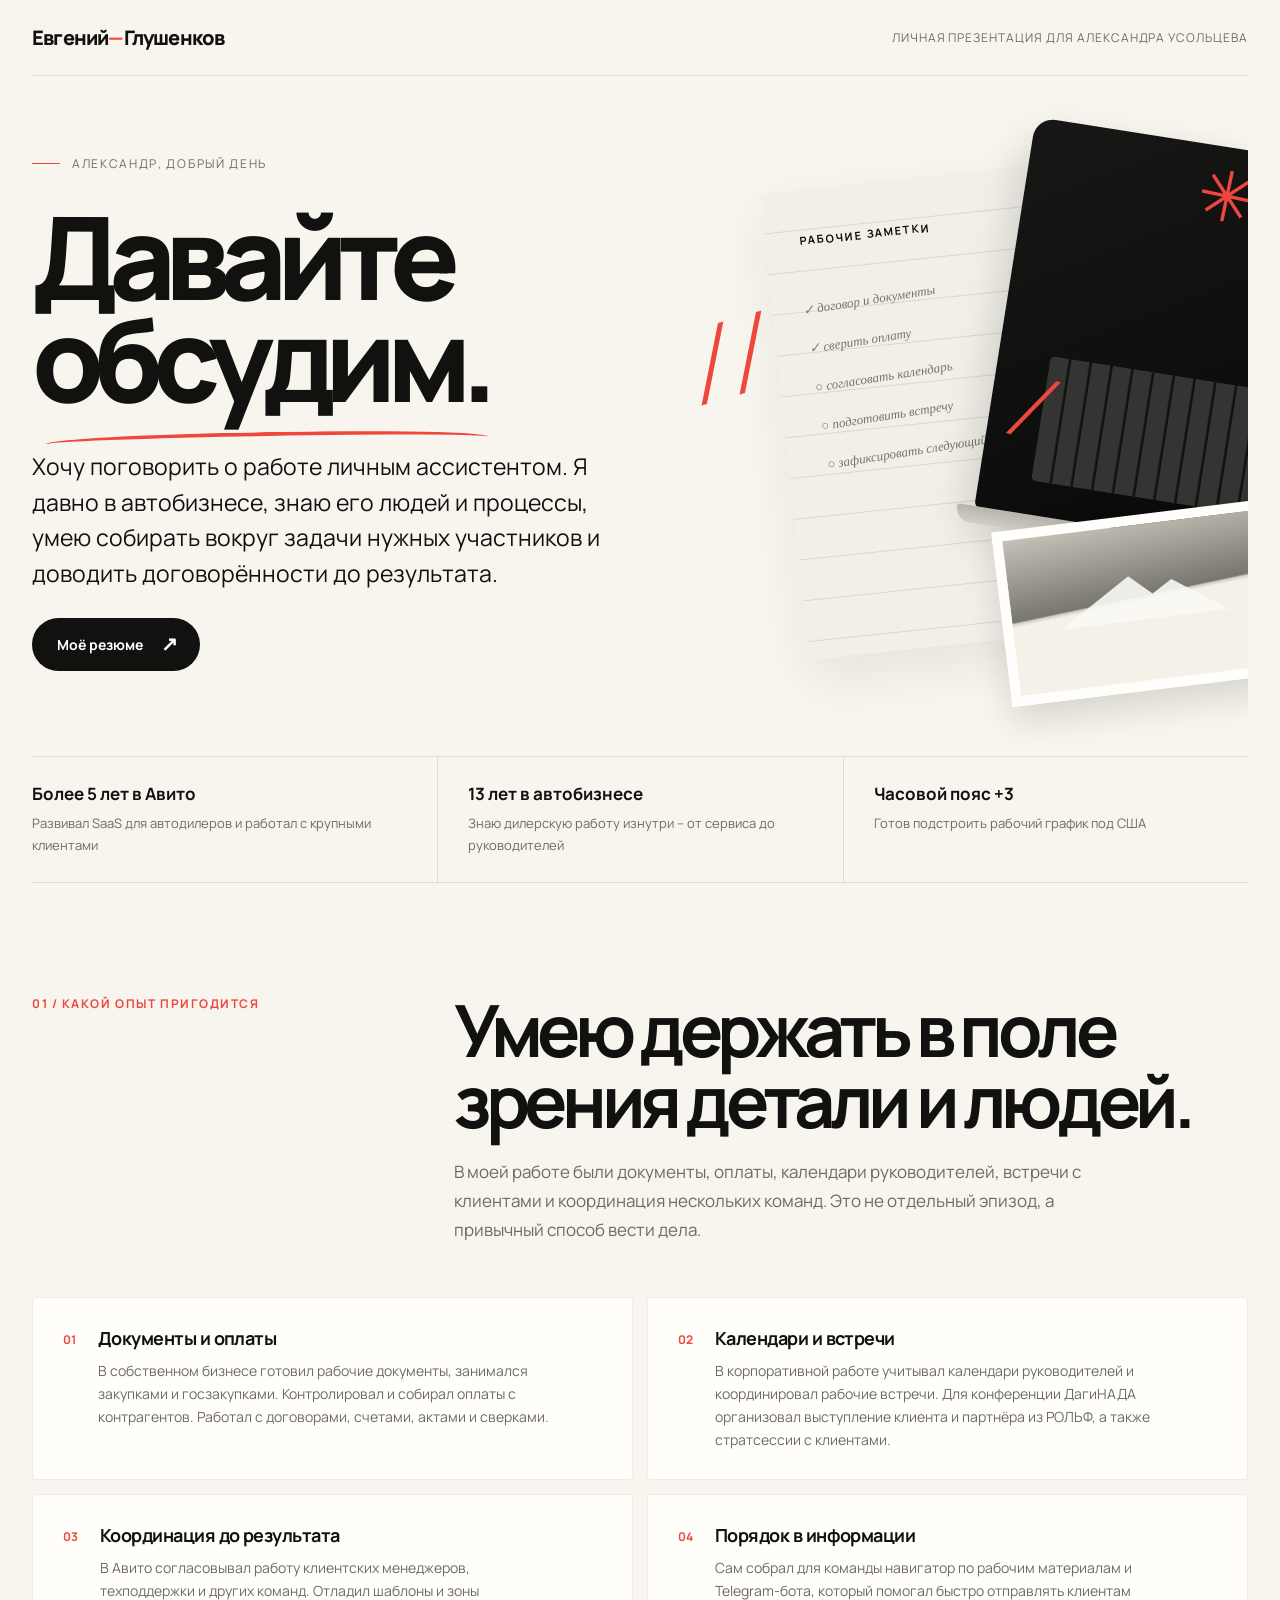
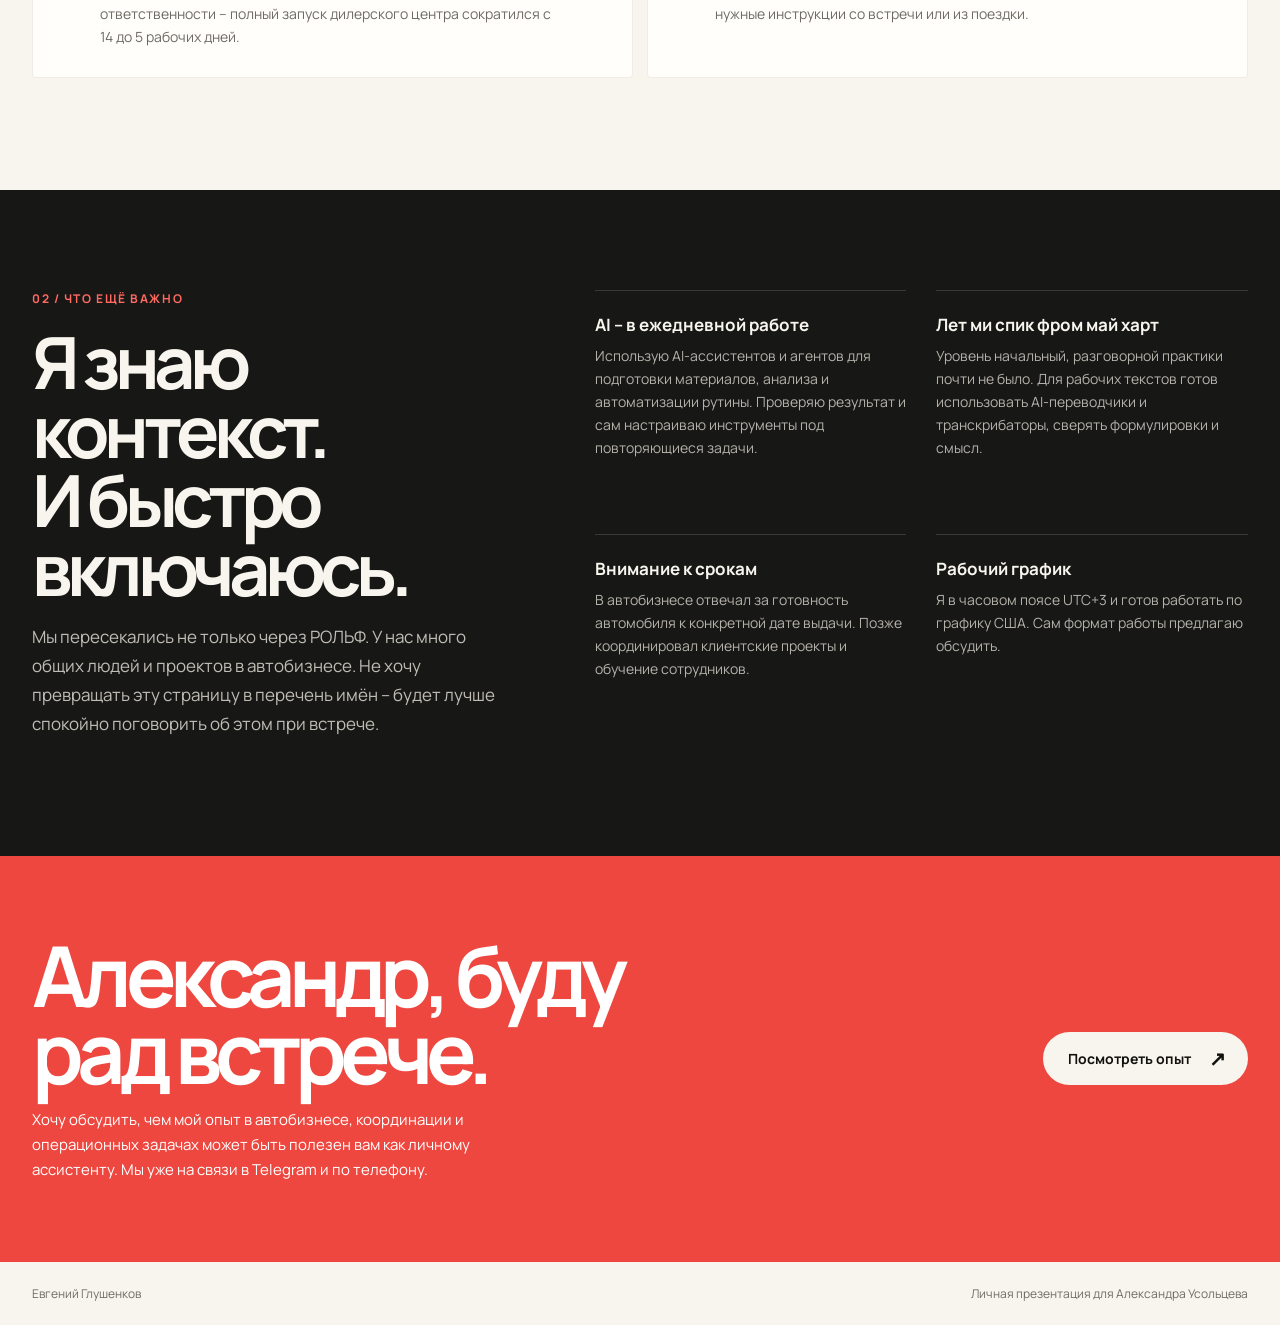
<file: index.html>
<!doctype html>
<html lang="ru">
<head>
  <meta charset="utf-8">
  <meta name="viewport" content="width=device-width, initial-scale=1">
  <meta name="theme-color" content="#f7f5ed">
  <meta name="description" content="Евгений Глушенков — личная презентация для Александра Усольцева. Опыт в автобизнесе, координации проектов, документах и работе с контрагентами.">
  <title>Евгений Глушенков — личному ассистенту Александра Усольцева</title>
  <link rel="preconnect" href="https://fonts.googleapis.com">
  <link rel="preconnect" href="https://fonts.gstatic.com" crossorigin>
  <link href="https://fonts.googleapis.com/css2?family=Manrope:wght@400;500;600;700;800&display=swap" rel="stylesheet">
  <style>
    :root{--paper:#f7f5ed;--ink:#11110f;--red:#ed473f;--muted:#6e6b64;--line:#dedbd1;--white:#fffefa}
    *{box-sizing:border-box}html{scroll-behavior:smooth}body{margin:0;background:var(--paper);color:var(--ink);font-family:Manrope,Arial,sans-serif;-webkit-font-smoothing:antialiased}a{color:inherit}.wrap{width:min(1240px,calc(100% - 64px));margin:auto}.topbar{height:76px;display:flex;align-items:center;justify-content:space-between;border-bottom:1px solid var(--line);font-size:12px;letter-spacing:.08em;text-transform:uppercase}.brand{font-weight:800;letter-spacing:-.04em;text-transform:none;font-size:20px}.brand span{color:var(--red)}.topbar .availability{color:var(--muted)}
    .hero{min-height:680px;display:grid;grid-template-columns:1.15fr .85fr;align-items:center;position:relative;overflow:hidden;padding:70px 0 76px}.hero-copy{position:relative;z-index:2}.eyebrow{font-size:12px;letter-spacing:.14em;text-transform:uppercase;color:var(--muted);display:flex;align-items:center;gap:12px}.eyebrow:before{content:"";width:28px;height:1px;background:var(--red)}h1{font-size:clamp(68px,9vw,122px);line-height:.88;letter-spacing:-.09em;margin:34px 0;font-weight:800;max-width:850px}h1 .underlined{position:relative;white-space:nowrap}h1 .underlined:after{content:"";position:absolute;left:3%;right:0;bottom:-12px;height:13px;border-top:4px solid var(--red);border-radius:50%;transform:rotate(-1deg)}.hero-lead{font-size:clamp(18px,2vw,23px);line-height:1.55;max-width:610px;margin:40px 0 26px}.button{display:inline-flex;align-items:center;gap:18px;background:var(--ink);color:white;text-decoration:none;border-radius:999px;padding:17px 22px 17px 25px;font-size:14px;font-weight:700;transition:transform .2s,background .2s}.button:hover{transform:translateY(-2px);background:var(--red)}.button span{font-size:20px;line-height:0}.hero-art{position:absolute;right:-50px;top:70px;width:51%;height:550px;transform:rotate(2deg)}.paper-sheet{position:absolute;background:#eeece4;box-shadow:0 20px 50px #28251d14}.notes{width:74%;height:85%;right:9%;top:4%;padding:38px 34px;transform:rotate(-8deg);background:repeating-linear-gradient(to bottom,#f1efe8 0 39px,#d9d6ce 40px,#f1efe8 41px)}.notes strong{font-size:11px;letter-spacing:.18em}.note-lines{margin-top:30px;color:#77736b;font:italic 13px/3 Georgia,serif;transform:rotate(-3deg)}.laptop{position:absolute;right:-8%;top:-2%;width:56%;height:72%;background:linear-gradient(150deg,#171716,#080808);border-radius:20px 20px 7px 7px;transform:rotate(7deg);box-shadow:0 24px 45px #1113}.laptop:after{content:"";position:absolute;bottom:-15px;left:-5%;width:110%;height:17px;background:linear-gradient(#b7b4ac,#d1cec5);border-radius:2px 2px 14px 14px}.keyboard{position:absolute;left:15%;right:11%;bottom:9%;height:32%;background:repeating-linear-gradient(90deg,#393937 0 18px,#111 19px 21px),repeating-linear-gradient(#383836 0 12px,#111 13px 15px);opacity:.9;border-radius:5px}.photo{position:absolute;width:46%;height:32%;right:1%;bottom:2%;border:10px solid var(--white);background:linear-gradient(175deg,#c4c1b7,#77766f 46%,#d2d0c7 47%,#f4f1e9 49%);transform:rotate(-9deg);box-shadow:0 15px 34px #16151024}.photo:after{content:"";position:absolute;left:18%;top:27%;width:64%;height:34%;background:#faf9f4;clip-path:polygon(0 100%,43% 15%,56% 53%,68% 30%,100% 100%);opacity:.9}.red-mark{position:absolute;color:var(--red);font-size:70px;font-weight:300;line-height:1}.mark-one{right:8%;top:1%;transform:rotate(10deg)}.mark-two{left:2%;top:34%;font-size:64px;transform:rotate(-18deg)}.mark-three{right:40%;top:42%;font-size:55px;transform:rotate(15deg)}
    .facts{display:grid;grid-template-columns:repeat(3,1fr);border-top:1px solid var(--line);border-bottom:1px solid var(--line)}.fact{padding:25px 30px 27px 0}.fact+.fact{border-left:1px solid var(--line);padding-left:30px}.fact b{display:block;font-size:17px;margin-bottom:6px}.fact span{font-size:13px;color:var(--muted)}section.content{padding:112px 0}.section-head{display:grid;grid-template-columns:.65fr 1.35fr;gap:40px;align-items:start;margin-bottom:52px}.section-kicker{font-size:12px;letter-spacing:.13em;color:var(--red);text-transform:uppercase;font-weight:700}.section-head h2{font-size:clamp(38px,6vw,72px);line-height:.98;letter-spacing:-.075em;margin:0;max-width:820px}.section-head p{font-size:17px;line-height:1.7;color:var(--muted);max-width:640px;margin:22px 0 0}.tasks{display:grid;grid-template-columns:repeat(2,1fr);gap:14px}.task{background:var(--white);padding:28px 30px;min-height:164px;border:1px solid #eeece5;border-radius:4px;display:flex;gap:22px}.task-num{font-size:12px;color:var(--red);padding-top:5px;font-weight:700}.task h3{font-size:18px;margin:0 0 9px;letter-spacing:-.03em}.task p{color:var(--muted);font-size:14px;line-height:1.65;margin:0;max-width:460px}
    .profile{background:#171716;color:#f7f5ed;padding:100px 0}.profile .section-kicker{color:#ff6a61}.profile-grid{display:grid;grid-template-columns:.85fr 1.15fr;gap:80px}.profile h2{font-size:clamp(42px,6vw,72px);line-height:.96;letter-spacing:-.075em;margin:20px 0}.profile .intro{font-size:17px;color:#c0bdb5;line-height:1.7;max-width:470px}.traits{display:grid;grid-template-columns:1fr 1fr;gap:0 30px}.trait{padding:22px 0;border-top:1px solid #393835}.trait b{font-size:17px;display:block;margin-bottom:8px}.trait p{font-size:14px;color:#b5b2aa;line-height:1.65;margin:0}.last{background:var(--red);color:#fff;padding:80px 0}.last-inner{display:flex;justify-content:space-between;align-items:center;gap:32px}.last h2{font-size:clamp(42px,7vw,84px);line-height:.92;letter-spacing:-.08em;margin:0;max-width:700px}.last p{font-size:15px;line-height:1.65;max-width:470px;margin:18px 0 0}.last .button{background:var(--paper);color:var(--ink);white-space:nowrap}.last .button:hover{background:var(--ink);color:white}.footer{padding:23px 0;font-size:12px;color:var(--muted);display:flex;justify-content:space-between}
    @media(max-width:800px){.wrap{width:min(100% - 40px,620px)}.hero{min-height:770px;display:block;padding:72px 0 42px}.hero-art{top:auto;bottom:0;right:-55px;width:90%;height:370px;opacity:.9}.hero-copy{max-width:640px}h1{font-size:clamp(64px,13vw,104px);margin:33px 0}.hero-lead{max-width:500px}.facts{grid-template-columns:1fr}.fact,.fact+.fact{border-left:0;padding:18px 0;border-bottom:1px solid var(--line)}.fact:last-child{border-bottom:0}.section-head,.profile-grid{grid-template-columns:1fr;gap:22px}.section-head{margin-bottom:35px}.content{padding:80px 0!important}.tasks{grid-template-columns:1fr}.task{min-height:0}.profile{padding:76px 0}.traits{gap:0 18px}.last-inner{align-items:flex-start;flex-direction:column}.last{padding:65px 0}.footer{gap:12px;flex-direction:column}}
    @media(max-width:480px){.wrap{width:calc(100% - 36px)}.topbar{height:62px}.topbar .availability{font-size:9px;letter-spacing:.04em}.hero{min-height:710px;padding-top:62px}.hero-art{height:300px;width:110%;right:-80px}.hero-lead{font-size:17px}.facts{margin-top:28px}.traits{grid-template-columns:1fr}.task{padding:23px 20px;gap:14px}.section-head h2{font-size:44px}.profile h2{font-size:49px}}
    @media(prefers-reduced-motion:reduce){html{scroll-behavior:auto}.button{transition:none}}
  </style>
</head>
<body>
  <header class="wrap topbar"><div class="brand">Евгений<span>—</span>Глушенков</div><div class="availability">Личная презентация для Александра Усольцева</div></header>
  <main>
    <section class="wrap hero" aria-labelledby="title">
      <div class="hero-copy"><div class="eyebrow">Александр, добрый день</div><h1 id="title">Давайте<br><span class="underlined">обсудим.</span></h1><p class="hero-lead">Хочу поговорить о работе личным ассистентом. Я давно в автобизнесе, знаю его людей и процессы, умею собирать вокруг задачи нужных участников и доводить договорённости до результата.</p><a class="button" href="https://evgeniglushenkov.github.io/resume/resume.html">Моё резюме <span aria-hidden="true">↗</span></a></div>
      <div class="hero-art" aria-hidden="true"><div class="paper-sheet notes"><strong>РАБОЧИЕ ЗАМЕТКИ</strong><div class="note-lines">✓ договор и документы<br>✓ сверить оплату<br>○ согласовать календарь<br>○ подготовить встречу<br>○ зафиксировать следующий шаг</div></div><div class="laptop"><div class="keyboard"></div></div><div class="photo"></div><div class="red-mark mark-one">✳</div><div class="red-mark mark-two">╱╱</div><div class="red-mark mark-three">╱</div></div>
    </section>
    <div class="wrap facts" aria-label="Опыт и формат"><div class="fact"><b>Более 5 лет в Авито</b><span>Развивал SaaS для автодилеров и работал с крупными клиентами</span></div><div class="fact"><b>13 лет в автобизнесе</b><span>Знаю дилерскую работу изнутри – от сервиса до руководителей</span></div><div class="fact"><b>Часовой пояс +3</b><span>Готов подстроить рабочий график под США</span></div></div>
    <section class="content"><div class="wrap"><div class="section-head"><div class="section-kicker">01 / Какой опыт пригодится</div><div><h2>Умею держать в поле зрения детали и людей.</h2><p>В моей работе были документы, оплаты, календари руководителей, встречи с клиентами и координация нескольких команд. Это не отдельный эпизод, а привычный способ вести дела.</p></div></div>
      <div class="tasks"><article class="task"><div class="task-num">01</div><div><h3>Документы и оплаты</h3><p>В собственном бизнесе готовил рабочие документы, занимался закупками и госзакупками. Контролировал и собирал оплаты с контрагентов. Работал с договорами, счетами, актами и сверками.</p></div></article><article class="task"><div class="task-num">02</div><div><h3>Календари и встречи</h3><p>В корпоративной работе учитывал календари руководителей и координировал рабочие встречи. Для конференции ДагиНАДА организовал выступление клиента и партнёра из РОЛЬФ, а также стратсессии с клиентами.</p></div></article><article class="task"><div class="task-num">03</div><div><h3>Координация до результата</h3><p>В Авито согласовывал работу клиентских менеджеров, техподдержки и других команд. Отладил шаблоны и зоны ответственности – полный запуск дилерского центра сократился с 14 до 5 рабочих дней.</p></div></article><article class="task"><div class="task-num">04</div><div><h3>Порядок в информации</h3><p>Сам собрал для команды навигатор по рабочим материалам и Telegram-бота, который помогал быстро отправлять клиентам нужные инструкции со встречи или из поездки.</p></div></article></div>
    </div></section>
    <section class="profile"><div class="wrap profile-grid"><div><div class="section-kicker">02 / Что ещё важно</div><h2>Я знаю контекст.<br>И быстро включаюсь.</h2><p class="intro">Мы пересекались не только через РОЛЬФ. У нас много общих людей и проектов в автобизнесе. Не хочу превращать эту страницу в перечень имён – будет лучше спокойно поговорить об этом при встрече.</p></div><div class="traits"><div class="trait"><b>AI – в ежедневной работе</b><p>Использую AI-ассистентов и агентов для подготовки материалов, анализа и автоматизации рутины. Проверяю результат и сам настраиваю инструменты под повторяющиеся задачи.</p></div><div class="trait"><b>Лет ми спик фром май харт</b><p>Уровень начальный, разговорной практики почти не было. Для рабочих текстов готов использовать AI-переводчики и транскрибаторы, сверять формулировки и смысл.</p></div><div class="trait"><b>Внимание к срокам</b><p>В автобизнесе отвечал за готовность автомобиля к конкретной дате выдачи. Позже координировал клиентские проекты и обучение сотрудников.</p></div><div class="trait"><b>Рабочий график</b><p>Я в часовом поясе UTC+3 и готов работать по графику США. Сам формат работы предлагаю обсудить.</p></div></div></div></section>
    <section class="last"><div class="wrap last-inner"><div><h2>Александр, буду рад встрече.</h2><p>Хочу обсудить, чем мой опыт в автобизнесе, координации и операционных задачах может быть полезен вам как личному ассистенту. Мы уже на связи в Telegram и по телефону.</p></div><a class="button" href="https://evgeniglushenkov.github.io/resume/resume.html">Посмотреть опыт <span aria-hidden="true">↗</span></a></div></section>
  </main><footer class="wrap footer"><span>Евгений Глушенков</span><span>Личная презентация для Александра Усольцева</span></footer>
</body>
</html>
</file>
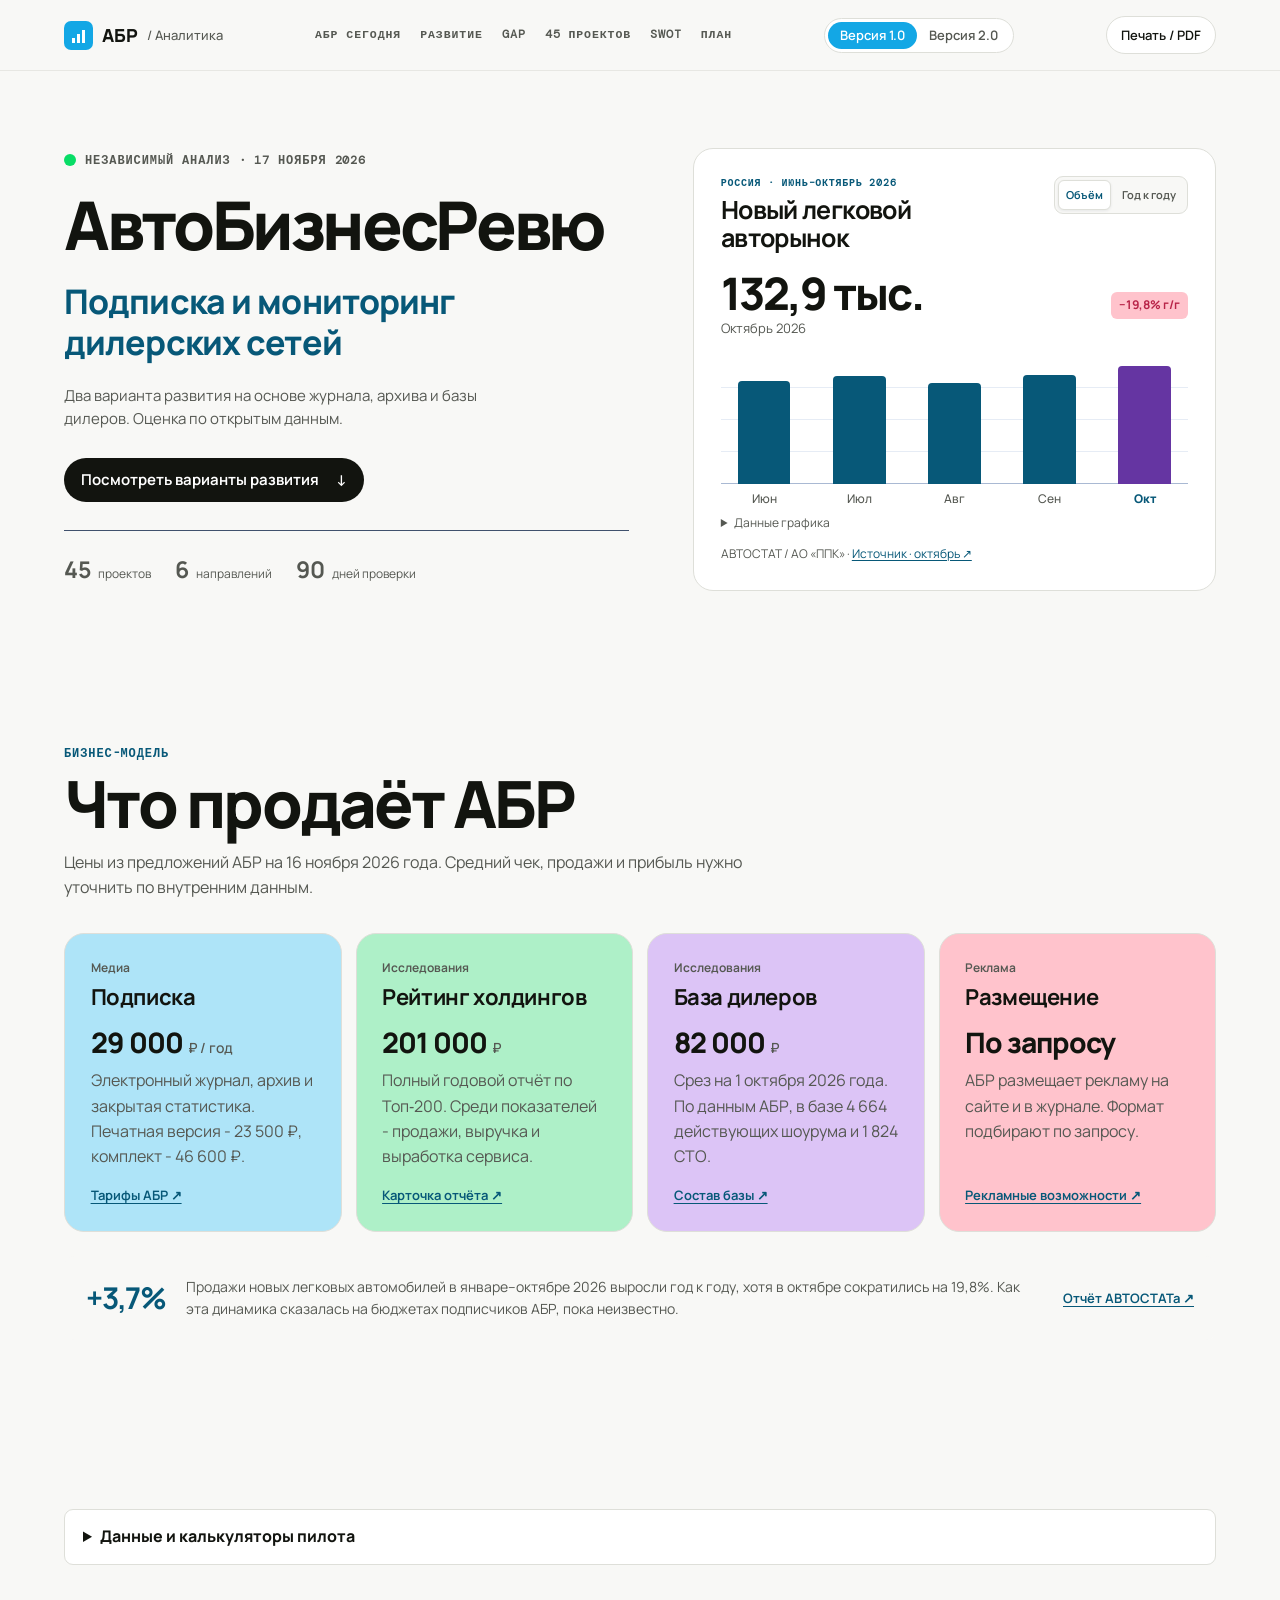
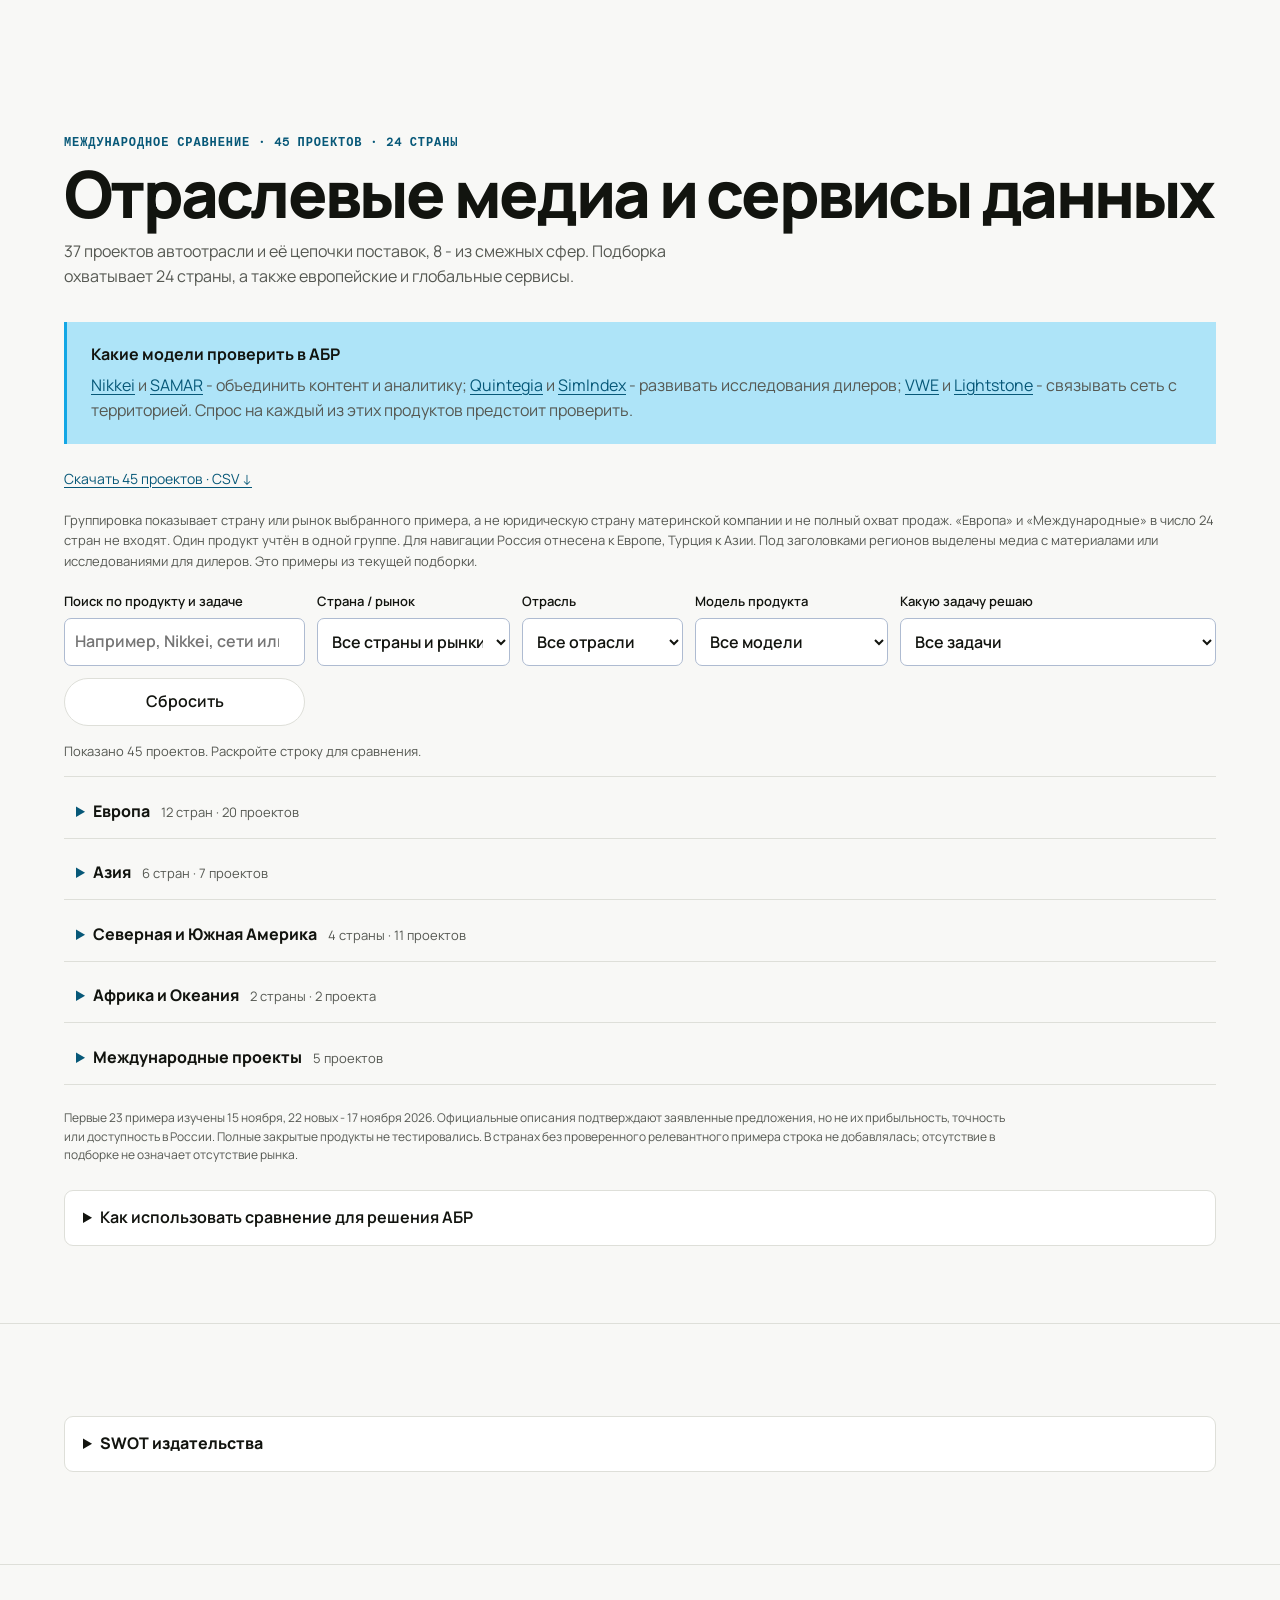
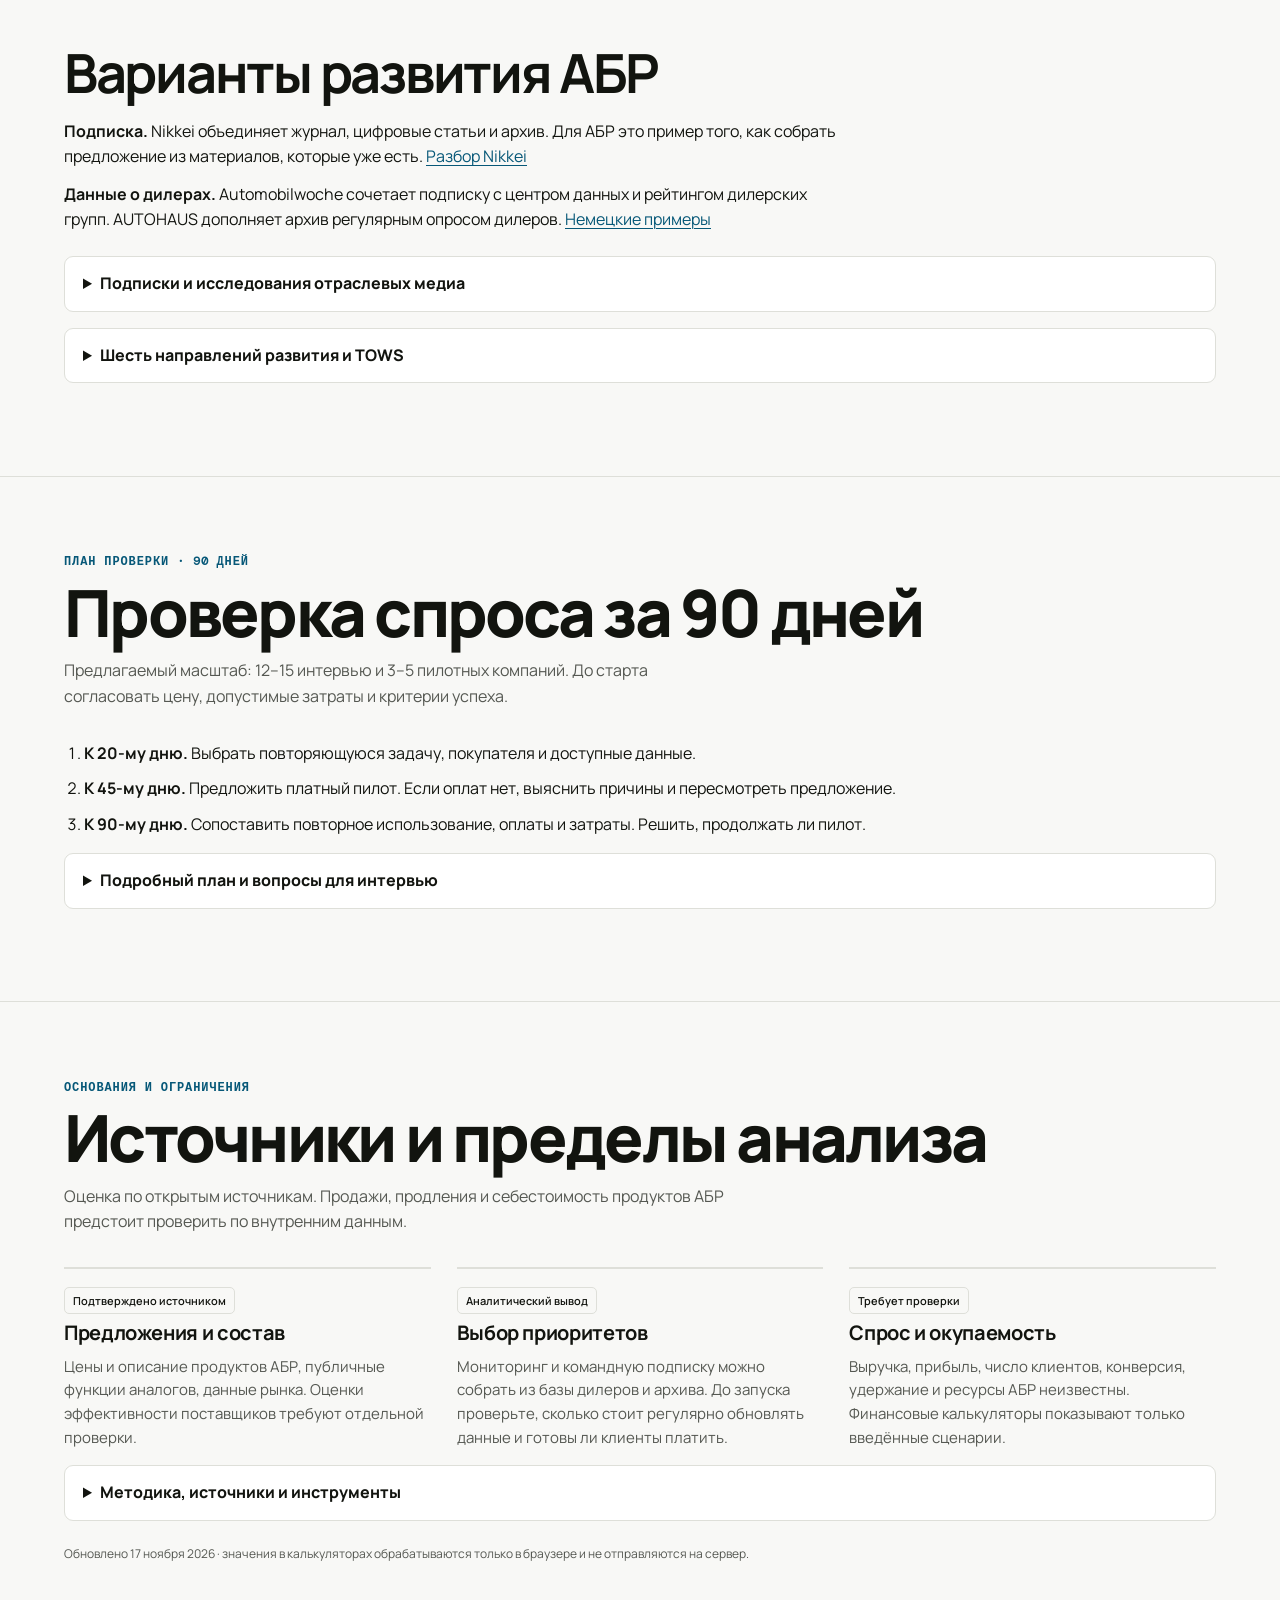
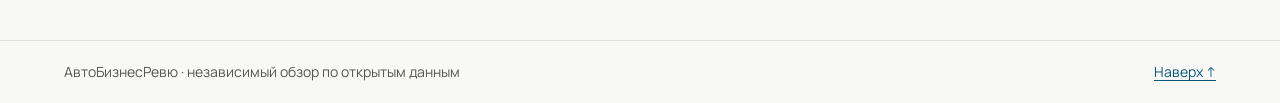
<file: abr/index.html>
<!doctype html>
<html lang="ru">
<head>
  <meta charset="utf-8">
  <meta name="viewport" content="width=device-width, initial-scale=1">
  <meta name="description" content="Независимый обзор АвтоБизнесРевю по открытым данным. 45 проектов, SWOT, GAP, варианты развития и план проверки спроса на 90 дней.">
  <title>АБР · Стратегия развития и мировые аналоги</title>
  <link rel="icon" href="assets/favicon.svg" type="image/svg+xml">
  <link rel="canonical" href="https://evgeniglushenkov.github.io/alexassist/abr/">
  <meta name="theme-color" content="#f8f8f6">
  <meta property="og:title" content="АвтоБизнесРевю: варианты развития">
  <meta property="og:description" content="Три идеи для платного пилота, 45 отраслевых аналогов и расчёт экономики.">
  <meta property="og:image" content="https://evgeniglushenkov.github.io/alexassist/abr/assets/share.png">
  <link rel="stylesheet" href="assets/site.css?v=abr-palette">
  <link rel="stylesheet" href="assets/version-switch.css?v=2">
  <script src="assets/site.js?v=abr-beacon" defer></script>
</head>
<body>
  <a class="skip" href="#main">К содержанию</a>
  <header class="header">
    <div class="shell header-inner">
      <a class="brand" href="#main"><span class="brand-mark" aria-hidden="true"><span></span><span></span><span></span></span>АБР <span class="brand-label">/ Аналитика</span></a>
      <nav aria-label="Разделы презентации">
        <a href="#products">АБР сегодня</a>
        <a href="#strategy">Развитие</a>
        <a href="#gap">GAP</a><a href="#landscape">45 проектов</a>
        <a href="#swot">SWOT</a>

        <a href="#plan">План</a>
      </nav>
      <div class="version-switch" role="group" aria-label="Версия анализа"><a href="./" aria-current="page">Версия 1.0</a><a href="v2/">Версия 2.0</a></div>
      <button class="print-button" type="button" data-print hidden>Печать / PDF</button>
    </div>
  </header>
  <main id="main">
    <section class="hero" aria-labelledby="page-title">
      <div class="shell hero-grid">
        <div class="hero-copy">
          <p class="eyebrow hero-date"><span class="hero-dot" aria-hidden="true"></span>Независимый анализ · 17 ноября 2026</p>
          <h1 id="page-title">АвтоБизнесРевю</h1>
          <p class="hero-lead">Подписка и мониторинг дилерских сетей</p>
          <p class="hero-note">Два варианта развития на основе журнала, архива и базы дилеров. Оценка по открытым данным.</p>
          <a class="button button-primary" href="#strategy">Посмотреть варианты развития <span aria-hidden="true">↓</span></a>
        <div class="hero-stats"><span><b>45</b> проектов</span><span><b>6</b> направлений</span><span><b>90</b> дней проверки</span></div></div>
        <figure class="market-panel" id="market" aria-labelledby="market-title">
          <div class="market-head">
            <div><p class="eyebrow">Россия · июнь–октябрь 2026</p><h2 id="market-title">Новый легковой авторынок</h2></div>
            <div class="segmented chart-switch" role="group" aria-label="Показатель графика" hidden>
              <button type="button" data-metric="volume" aria-pressed="true">Объём</button>
              <button type="button" data-metric="change" aria-pressed="false">Год к году</button>
            </div>
          </div>
          <div class="market-summary" aria-live="polite">
            <div>
              <strong id="market-value">132,9 тыс.</strong>
              <span id="market-period">Октябрь 2026</span>
            </div>
            <span class="market-change" id="market-change">−19,8% г/г</span>
          </div>
          <div class="chart" id="market-chart" aria-label="Выберите месяц на графике" role="group" hidden></div>
          <details class="market-details">
            <summary>Данные графика</summary>
            <table id="market-table">
              <thead><tr><th scope="col">Месяц</th><th scope="col">Тыс. шт.</th><th scope="col">Год к году</th></tr></thead>
              <tbody>
                <tr data-month="Июнь" data-short="Июн" data-volume="116.3" data-change="29"><th scope="row"><a href="https://www.autostat.ru/press-releases/62653/">Июнь</a></th><td>116,3</td><td>+29,0%</td></tr>
                <tr data-month="Июль" data-short="Июл" data-volume="122.1" data-change="1.2"><th scope="row"><a href="https://www.autostat.ru/press-releases/62855/">Июль</a></th><td>122,1</td><td>+1,2%</td></tr>
                <tr data-month="Август" data-short="Авг" data-volume="114.3" data-change="-6.5"><th scope="row"><a href="https://www.autostat.ru/press-releases/63032/">Август</a></th><td>114,3</td><td>−6,5%</td></tr>
                <tr data-month="Сентябрь" data-short="Сен" data-volume="122.8" data-change="0.1"><th scope="row"><a href="https://www.autostat.ru/news/63283/">Сентябрь</a></th><td>122,8</td><td>+0,1%</td></tr>
                <tr data-month="Октябрь" data-short="Окт" data-volume="132.9" data-change="-19.8"><th scope="row"><a href="https://www.autostat.ru/press-releases/63433/">Октябрь</a></th><td>132,9</td><td>−19,8%</td></tr>
              </tbody>
            </table>
          </details>
          <figcaption class="chart-caption">АВТОСТАТ / АО «ППК» · <a id="market-source" href="https://www.autostat.ru/press-releases/63433/">Данные за октябрь ↗</a></figcaption>
        </figure>
      </div>
    </section>


    <section class="shell section products" id="products" aria-labelledby="products-title">
      <div class="section-heading">
        <p class="eyebrow">Бизнес-модель</p>
        <h2 id="products-title">Что продаёт АБР</h2>
        <p>Цены из предложений АБР на 16 ноября 2026 года. Средний чек, продажи и прибыль нужно уточнить по внутренним данным.</p>
      </div>
      <div class="product-grid">
        <article class="product">
          <p class="product-group">Медиа</p>
          <h3>Подписка</h3>
          <p class="price">29&nbsp;000 <span>₽ / год</span></p>
          <p>Электронный журнал, архив и закрытая статистика. Печатная версия - 23&nbsp;500&nbsp;₽, комплект - 46&nbsp;600&nbsp;₽.</p>
          <a href="https://abreview.ru/about/sub/">Тарифы АБР ↗</a>
        </article>
        <article class="product">
          <p class="product-group">Исследования</p>
          <h3>Рейтинг холдингов</h3>
          <p class="price">201&nbsp;000 <span>₽</span></p>
          <p>Полный годовой отчёт по Топ‑200. Среди показателей - продажи, выручка и выработка сервиса.</p>
          <a href="https://abreview.ru/researches/rating/">Карточка отчёта ↗</a>
        </article>
        <article class="product">
          <p class="product-group">Исследования</p>
          <h3>База дилеров</h3>
          <p class="price">82&nbsp;000 <span>₽</span></p>
          <p>Срез на 1 октября 2026 года. По данным АБР, в базе 4&nbsp;664 действующих шоурума и 1&nbsp;824 СТО.</p>
          <a href="https://abreview.ru/researches/base/">Состав базы ↗</a>
        </article>
        <article class="product">
          <p class="product-group">Реклама</p>
          <h3>Размещение</h3>
          <p class="price">По запросу</p>
          <p>АБР размещает рекламу на сайте и в журнале. Формат подбирают по запросу.</p>
          <a href="https://abreview.ru/about/adv/">Рекламные возможности ↗</a>
        </article>
      </div>
      <div class="market-context">
        <strong>+3,7%</strong>
        <p>Продажи новых легковых автомобилей в январе–октябре 2026 выросли год к году, хотя в октябре сократились на 19,8%. Как эта динамика сказалась на бюджетах подписчиков АБР, пока неизвестно.</p>
        <a href="https://www.autostat.ru/press-releases/63433/">Отчёт АВТОСТАТа ↗</a>
      </div>
    </section>

    <section class="shell section" id="gap" aria-labelledby="gap-title">
<details class="method supporting-block"><summary>Данные и калькуляторы пилота</summary>
      <div class="section-heading"><p class="eyebrow">Измерение разрыва</p><h2 id="gap-title">Каких данных не хватает для пилота</h2><p>По каждому показателю зафиксировать исходное значение, цель, срок и ответственного. Разницу измерить после получения данных АБР.</p></div>
      <div class="gap-grid">
        <div class="gap-metrics">
          <article><h3>Продления</h3><p>Запросить даты окончания, повторные оплаты и тарифы за 12 месяцев. Договориться, как учитывать поздние продления.</p></article>
          <article><h3>Заявки → счета → оплаты</h3><p>Связать заявки с результатом сделки. Сравнить долю оплат и скорость ответа по каналам и продуктам.</p></article>
          <article><h3>Использование аналитики</h3><p>Проверить, кто открывает закрытые разделы и какие данные влияют на рабочие решения клиентов.</p></article>
          <article><h3>Экономика направлений</h3><p>Запросить выручку и прямые затраты по подписке, исследованиям и рекламе. Согласовать цель для каждого направления.</p></article>
        </div>
        <form class="calculator" id="renewal-form" aria-labelledby="calc-title">
          <p class="eyebrow">Сценарный расчёт</p>
          <h3 id="calc-title">Рассчитать разрыв по продлениям</h3>
          <p class="calc-note">Введите число истёкших и продлённых подписок за один период. Калькулятор сравнит долю продлений с вашей целью.</p>
          <div class="fields">
            <label for="expired">Подписки с истёкшим сроком<input id="expired" name="expired" type="number" min="1" step="1" inputmode="numeric" placeholder="100" required aria-describedby="source-expired"><small id="source-expired">Источник: выгрузка из биллинга или CRM АБР</small></label>
            <label for="renewed">Из них продлили<input id="renewed" name="renewed" type="number" min="0" step="1" inputmode="numeric" placeholder="60" required aria-describedby="source-renewed"><small id="source-renewed">Источник: выгрузка из биллинга или CRM АБР</small></label>
            <label for="target">Целевая доля, %<input id="target" name="target" type="number" min="0" max="100" step="any" inputmode="decimal" placeholder="70" required aria-describedby="source-target"><small id="source-target">Источник: выгрузка из биллинга или CRM АБР</small></label>
          </div>
          <div class="calc-actions">
            <button type="submit" class="button button-primary" disabled>Рассчитать</button>
            <button type="button" class="text-button" data-example hidden>Подставить пример</button>
          </div>
          <output id="renewal-result" for="expired renewed target" aria-live="polite">Введите количество подписок и целевую долю.</output>
          <noscript><p>Формула доли продлений - число продлений ÷ число истёкших подписок × 100%.</p></noscript>
        </form>
      </div>
    <div class="section-heading subsection"><h3>Какие разрывы ещё предстоит измерить</h3><p>По каждому условию пилота запросите данные, чтобы понять, что уже работает и что нужно подготовить.</p></div><div class="table-wrap" role="region" aria-label="Разрывы и необходимые данные" tabindex="0"><table class="analysis-table"><thead><tr><th scope="col">Область</th><th scope="col">Что известно</th><th scope="col">Целевое состояние для пилота</th><th scope="col">Что запросить / роль владельца</th></tr></thead><tbody>
<tr><th scope="row">Клиент и продажи</th><td>Публичные продукты и цены</td><td>Заявка связана со счётом, оплатой, доступом и продлением</td><td>Обезличенная история за 12–24 месяца / коммерческий руководитель</td></tr>
<tr><th scope="row">Данные</th><td>База на дату, ежегодный рейтинг</td><td>У каждого объекта есть ID, источник, дата проверки и журнал изменений</td><td>Структура, образец, процесс обновления и условия использования / руководитель исследований</td></tr>
<tr><th scope="row">Польза продукта</th><td>Есть аналитический контент</td><td>Подтверждённая рабочая задача и повторное использование</td><td>Интервью, журналы использования и причины отказов / владелец продукта</td></tr>
<tr><th scope="row">Экономика</th><td>Известна цена предложения</td><td>Посчитаны вклад на клиента, фиксированные расходы и замещение старых продаж</td><td>Выручка, скидки, затраты и часы по продуктам / финансовый руководитель</td></tr>
<tr><th scope="row">Ресурсы</th><td>Внутренняя загрузка неизвестна</td><td>Ответственный, доступное время и бюджет одного пилота</td><td>Загрузка команды, компетенции и ограничения / руководство</td></tr></tbody></table></div>
<div class="economics-grid"><div><p class="eyebrow">Проверка экономики</p><h3>Сколько клиентов покрывают расходы</h3><p>Калькулятор оценивает годовые затраты и выручку одного продукта. Введите свою цену и расходы или начните с условного примера.</p><p class="small">Вклад клиента = годовая цена − переменные затраты. Порог покрытия = фиксированные затраты ÷ вклад клиента, с округлением вверх. Разовые затраты запуска можно включить в фиксированные расходы первого года.</p><p class="small">Отдельно учитывать налоги, сроки оплаты, привлечение клиентов и потерю дохода от заменяемых продуктов. Этот расчёт не является прогнозом денежного потока.</p></div><form id="economics-form" class="calculator"><div class="fields economic-fields"><label>Клиентов за год<input name="clients" type="number" min="0" max="1000000" step="1" required aria-describedby="source-clients"><small id="source-clients">Источник: выгрузка из биллинга или CRM АБР</small></label><label>Цена за год, ₽<input name="price" type="number" min="0" max="1000000000" step="any" required aria-describedby="source-price"><small id="source-price">Источник: выгрузка из биллинга или CRM АБР</small></label><label>Переменные затраты на клиента в год, ₽<input name="variable" type="number" min="0" max="1000000000" step="any" required aria-describedby="source-variable"><small id="source-variable">Источник: выгрузка из биллинга или CRM АБР</small></label><label>Фиксированные затраты за год, ₽<input name="fixed" type="number" min="0" max="1000000000000" step="any" required aria-describedby="source-fixed"><small id="source-fixed">Источник: выгрузка из биллинга или CRM АБР</small></label></div><div class="calc-actions"><button type="submit" class="button button-primary" disabled>Рассчитать экономику</button><button type="button" class="text-button" id="economics-example" hidden>Условный пример</button></div><output id="economics-output" aria-live="polite">Введите цену и затраты. Для затрат может понадобиться выгрузка из управленческого учёта.</output><noscript><p>Для расчёта используйте формулу слева.</p></noscript></form></div>
</details>
</section>
<section class="shell section" id="landscape" aria-labelledby="landscape-title">
<div class="section-heading"><p class="eyebrow">Международное сравнение · 45 проектов · 24 страны</p><h2 id="landscape-title">Отраслевые медиа и сервисы данных</h2><p>37 проектов автоотрасли и её цепочки поставок, 8 - из смежных сфер. Подборка охватывает 24 страны, а также европейские и глобальные сервисы. </p></div>
<div class="reference-picks"><p><strong>Какие модели проверить в АБР</strong></p><p><a href="#analogue-24">Nikkei</a> и <a href="#analogue-37">SAMAR</a> - объединить контент и аналитику; <a href="#analogue-26">Quintegia</a> и <a href="#analogue-34">SimIndex</a> - развивать исследования дилеров; <a href="#analogue-35">VWE</a> и <a href="#analogue-32">Lightstone</a> - связывать сеть с территорией. Спрос на каждый из этих продуктов предстоит проверить.</p></div>
<p class="catalog-download"><a href="assets/benchmarks.csv" download>Скачать 45 проектов · CSV ↓</a></p>
<p class="small" id="country-help">Группировка показывает страну или рынок выбранного примера, а не юридическую страну материнской компании и не полный охват продаж. «Европа» и «Международные» в число 24 стран не входят. Один продукт учтён в одной группе. Для навигации Россия отнесена к Европе, Турция к Азии. Под заголовками регионов выделены медиа с материалами или исследованиями для дилеров. Это примеры из текущей подборки.</p>
<search class="catalog-tools" aria-label="Фильтры каталога" hidden>
<label for="analogue-search">Поиск по продукту и задаче<input type="search" id="analogue-search" name="q" placeholder="Например, Nikkei, сети или сервис" spellcheck="false"></label>
<label for="country-filter">Страна / рынок<select id="country-filter" name="country" aria-describedby="country-help"><option value="all">Все страны и рынки</option><option value="Австралия">Австралия · 1</option><option value="Бразилия">Бразилия · 1</option><option value="Великобритания">Великобритания · 3</option><option value="Германия">Германия · 5</option><option value="Дания">Дания · 1</option><option value="Европа">Европа · 2</option><option value="Индия">Индия · 1</option><option value="Испания">Испания · 1</option><option value="Италия">Италия · 1</option><option value="Канада">Канада · 1</option><option value="Китай">Китай · 1</option><option value="Международные">Международные · 5</option><option value="Мексика">Мексика · 1</option><option value="Нидерланды">Нидерланды · 1</option><option value="Норвегия">Норвегия · 1</option><option value="Польша">Польша · 1</option><option value="Россия">Россия · 1</option><option value="Сингапур">Сингапур · 1</option><option value="США">США · 8</option><option value="Таиланд">Таиланд · 1</option><option value="Турция">Турция · 1</option><option value="Франция">Франция · 1</option><option value="Швейцария">Швейцария · 1</option><option value="Швеция">Швеция · 1</option><option value="ЮАР">ЮАР · 1</option><option value="Япония">Япония · 2</option></select></label>
<label for="sector-filter">Отрасль<select id="sector-filter" name="sector"><option value="all">Все отрасли</option><option value="auto">Автоотрасль · 37</option><option value="adjacent">Смежные · 8</option></select></label>
<label for="model-filter">Модель продукта<select id="model-filter" name="model"><option value="all">Все модели</option><option value="media">Медиа и подписка · 10</option><option value="data">Данные и мониторинг · 19</option><option value="community">Сообщество · 2</option><option value="operations">Операционные инструменты · 8</option><option value="benchmark">Сравнение показателей · 6</option></select></label><label for="task-filter">Какую задачу решаю<select id="task-filter" name="task"><option value="all">Все задачи</option><option value="self_benchmark">Сравнить свои показатели · 6</option><option value="competitor_networks">Следить за сетями конкурентов · 4</option><option value="territory">Оценить территорию · 6</option><option value="counterparty_check">Проверить контрагента · 4</option><option value="inventory_value">Оценить склад и автомобили · 8</option><option value="other">Другая задача · 17</option></select></label><button type="button" class="print-button" id="reset-catalog">Сбросить</button></search>
<p class="catalog-status" id="catalog-status" role="status">Показано 45 проектов. Раскройте строку для сравнения.</p>
<div class="analogue-list">
<details class="catalog-region"><summary class="region-title" id="region-1">Европа <span class="small">12 стран · 20 проектов</span></summary><ul class="region-media" aria-label="Близкие к АБР издания"><li><a href="#analogue-42">Automobilwoche / Datencenter</a> · Подписка с центром данных и рейтингом</li><li><a href="#analogue-43">AUTOHAUS / next и pulsSchlag</a> · Архив и опрос дилеров</li><li><a href="#analogue-44">kfz-betrieb / Branchenindex</a> · Отраслевые опросы и спецвыпуски</li></ul><details class="country-group"><summary class="country-title">Великобритания <span>всего 3</span></summary><details class="analogue" data-country="Великобритания" data-sector="auto" data-model="community" data-task="other" data-evidence-level="no_demand_data" id="analogue-3"><summary><span class="analogue-number">03</span><span class="analogue-name"><strong>Automotive Management / AM Live</strong><small>Великобритания</small></span><span class="analogue-idea">Сообщество практиков</span><span class="tag">Сообщество</span></summary><div class="analogue-body"><div><p class="small evidence-level">Заявлено поставщиком. Платный спрос в России не подтверждён</p><span class="evidence-label">Что предлагает</span><p>Деловые мероприятия для дилеров, производителей и поставщиков с обменом практиками.</p><p class="small">Для кого: Дилеры и поставщики решений.</p><a href="https://automotivemanagementlive.co.uk/">Официальный источник ↗</a><p class="small">Проверка: 15 ноября 2026</p></div><div><span class="evidence-label">Гипотеза для АБР</span><p>Закрытые обсуждения исследований и управленческих кейсов.</p><p class="small"><strong>Что потребуется.</strong> Нужны модерация, релевантный состав и самостоятельная экономика мероприятий.</p></div></div></details>
<details class="analogue" data-country="Великобритания" data-sector="auto" data-model="operations" data-task="inventory_value" data-evidence-level="described" id="analogue-8"><summary><span class="analogue-number">08</span><span class="analogue-name"><strong>JATO Dynamics</strong><small>Великобритания · глобально</small></span><span class="analogue-idea">Сравнение предложений</span><span class="tag">Операционные инструменты</span></summary><div class="analogue-body"><div><p class="small evidence-level">Продукт описан, цена не указана</p><span class="evidence-label">Что предлагает</span><p>Данные о комплектациях, ценах, стимулирующих предложениях и объёмах рынка.</p><p class="small">Для кого: Производители, ритейл, лизинг.</p><a href="https://www.jato.com/solutions">Официальный источник ↗</a><p class="small">Проверка: 15 ноября 2026</p></div><div><span class="evidence-label">Гипотеза для АБР</span><p>Мониторинг цен и условий по моделям и регионам.</p><p class="small"><strong>Что потребуется.</strong> Необходимы непрерывный сбор данных и сопоставление комплектаций.</p></div></div></details>
<details class="analogue" data-country="Великобритания" data-sector="auto" data-model="data" data-task="other" data-evidence-level="no_demand_data" id="analogue-14"><summary><span class="analogue-number">14</span><span class="analogue-name"><strong>Benchmark Mineral Intelligence</strong><small>Великобритания · глобально</small></span><span class="analogue-idea">Узкая специализация</span><span class="tag">Данные и мониторинг</span></summary><div class="analogue-body"><div><p class="small evidence-level">Заявлено поставщиком. Платный спрос в России не подтверждён</p><span class="evidence-label">Что предлагает</span><p>Ценовые данные и исследования сырья, батарей и энергетических цепочек поставок.</p><p class="small">Для кого: Производители, инвесторы и закупщики.</p><a href="https://www.benchmarkminerals.com/intelligence">Официальный источник ↗</a><p class="small">Проверка: 15 ноября 2026</p></div><div><span class="evidence-label">Гипотеза для АБР</span><p>Отдельное исследование экономики электромобильности.</p><p class="small"><strong>Что потребуется.</strong> Пример близок к цепочке автоотрасли, но требует новой предметной экспертизы АБР.</p></div></div></details></details>
<details class="country-group"><summary class="country-title">Германия <span>всего 5</span></summary><details class="analogue" data-country="Германия" data-sector="auto" data-model="operations" data-task="inventory_value" data-evidence-level="described" id="analogue-41"><summary><span class="analogue-number">41</span><span class="analogue-name"><strong>DAT / SilverDAT</strong><small>Германия</small></span><span class="analogue-idea">Интеграции в системы дилера</span><span class="tag">Операционные инструменты</span></summary><div class="analogue-body"><div><p class="small evidence-level">Продукт описан, цена не указана</p><span class="evidence-label">Что предлагает</span><p>Семейство SilverDAT связано с дилерскими и сервисными программами через сертифицированные интерфейсы.</p><p class="small">Для кого: Дилеры, сервисы и поставщики ПО.</p><a href="https://www.dat.de/schnittstellenpartner/">Официальный источник ↗</a><p class="small">Проверка: 17 ноября 2026</p></div><div><span class="evidence-label">Гипотеза для АБР</span><p>Предлагать проверенные данные АБР в привычных рабочих системах клиентов.</p><p class="small"><strong>Что потребуется.</strong> Интеграции имеют смысл после стандартизации данных и появления платного спроса.</p></div></div></details>
<details class="analogue" data-country="Германия" data-sector="auto" data-model="media" data-task="competitor_networks" data-evidence-level="described" id="analogue-42">
  <summary><span class="analogue-number">42</span><span class="analogue-name"><strong>Automobilwoche / Datencenter</strong><small>Германия</small></span><span class="analogue-idea">Подписка с данными</span><span class="tag">Медиа и подписка</span></summary>
  <div class="analogue-body"><div><p class="small evidence-level">Продукт описан, цена не указана</p><span class="evidence-label">Что предлагает</span><p>Отраслевое издание предлагает корпоративный доступ, пакет с Datencenter и публикует рейтинг дилерских групп.</p><p class="small">Для кого: Руководители дилеров, производителей и поставщиков.</p><ul class="card-sources"><li><a href="https://abo.automobilwoche.de/de/unternehmens-lizenz-anfragen">Корпоративная подписка ↗</a></li><li><a href="https://s3-prod.automobilwoche.de/Datacenter-Files-Arc-AMW/Print/2026/top-100-groessten-autohandelsgruppen-deutschland-20260615-13-013.pdf">Рейтинг дилерских групп 2026 ↗</a></li></ul><p class="small">Проверка: 17 ноября 2026</p></div>
  <div><span class="evidence-label">Гипотеза для АБР</span><p>Проверить, сколько клиенты готовы доплатить за историю показателей и обновления базы.</p><p class="small"><strong>Что потребуется.</strong> Рейтинг зависит от раскрытия данных. В немецком Топ-100 за 2026 год издатель отдельно объясняет отсутствие Emil Frey.</p></div></div>
</details>
<details class="analogue" data-country="Германия" data-sector="auto" data-model="benchmark" data-task="self_benchmark" data-evidence-level="described" id="analogue-43">
  <summary><span class="analogue-number">43</span><span class="analogue-name"><strong>AUTOHAUS / next и pulsSchlag</strong><small>Германия</small></span><span class="analogue-idea">Опрос дилеров</span><span class="tag">Сравнение показателей</span></summary>
  <div class="analogue-body"><div><p class="small evidence-level">Продукт описан, цена не указана</p><span class="evidence-label">Что предлагает</span><p>Подписка AUTOHAUS next включает архив. Для барометра pulsSchlag партнёр puls ежемесячно опрашивает дилеров.</p><p class="small">Для кого: Руководители дилерских и сервисных компаний.</p><ul class="card-sources"><li><a href="https://www.puls-marktforschung.de/unsere-loesungen/unsere-tools/autohaus-panel.html">Методика панели дилеров ↗</a></li><li><a href="https://story.autohaus.de/next-faqs/">Архив и подписка AUTOHAUS next ↗</a></li></ul><p class="small">Проверка: 17 ноября 2026</p></div>
  <div><span class="evidence-label">Гипотеза для АБР</span><p>Проверить спрос на ежемесячный барометр ожиданий дилеров.</p><p class="small"><strong>Что потребуется.</strong> Публиковать размер и состав выборки каждой волны. Ответы отражают ожидания участников.</p></div></div>
</details>
<details class="analogue" data-country="Германия" data-sector="auto" data-model="benchmark" data-task="self_benchmark" data-evidence-level="described" id="analogue-44">
  <summary><span class="analogue-number">44</span><span class="analogue-name"><strong>kfz-betrieb / Branchenindex</strong><small>Германия</small></span><span class="analogue-idea">Медиа для дилеров и СТО</span><span class="tag">Сравнение показателей</span></summary>
  <div class="analogue-body"><div><p class="small evidence-level">Продукт описан, цена не указана</p><span class="evidence-label">Что предлагает</span><p>Издание Vogel публикует отраслевые опросы и выпускает спецномер с портретами крупных дилеров Германии.</p><p class="small">Для кого: Дилеры, независимые СТО и поставщики.</p><ul class="card-sources"><li><a href="https://b2bmarketing.vogel.de/pages/themenplan-2026-kfz-betrieb">Редакционный план ↗</a></li><li><a href="https://www.kfz-betrieb.vogel.de/e-paper/">Издание и отраслевой опрос ↗</a></li></ul><p class="small">Проверка: 17 ноября 2026</p></div>
  <div><span class="evidence-label">Гипотеза для АБР</span><p>Сопровождать рейтинг разбором решений компаний и опросами по работе сервиса.</p><p class="small"><strong>Что потребуется.</strong> Портрет компании и сопоставление финансовых результатов требуют разных источников.</p></div></div>
</details>
<details class="analogue" data-country="Германия" data-sector="auto" data-model="media" data-task="other" data-evidence-level="published_terms" id="analogue-45">
  <summary><span class="analogue-number">45</span><span class="analogue-name"><strong>Automobil Industrie PLUS</strong><small>Германия</small></span><span class="analogue-idea">Платный отраслевой архив</span><span class="tag">Медиа и подписка</span></summary>
  <div class="analogue-body"><div><p class="small evidence-level">Цена и условия опубликованы</p><span class="evidence-label">Что предлагает</span><p>Издание Vogel предлагает PLUS-статьи, архив электронных выпусков и корпоративный доступ.</p><p class="small">Для кого: Производители автомобилей и компонентов.</p><ul class="card-sources"><li><a href="https://www.automobil-industrie.vogel.de/faq/">Условия подписки ↗</a></li></ul><p class="small">Проверка: 17 ноября 2026</p></div>
  <div><span class="evidence-label">Гипотеза для АБР</span><p>Проверить, какие подборки по архиву полезны разным ролям в дилерской группе.</p><p class="small"><strong>Что потребуется.</strong> У двух изданий Vogel один издатель. Интерес к производственным темам у дилеров нужно проверить.</p></div></div>
</details></details>
<details class="country-group"><summary class="country-title">Дания <span>всего 1</span></summary><details class="analogue" data-country="Дания" data-sector="auto" data-model="data" data-task="territory" data-evidence-level="described" id="analogue-28"><summary><span class="analogue-number">28</span><span class="analogue-name"><strong>DBI IT / Bilstatistik.dk</strong><small>Дания</small></span><span class="analogue-idea">Ежедневная статистика</span><span class="tag">Данные и мониторинг</span></summary><div class="analogue-body"><div><p class="small evidence-level">Продукт описан, цена не указана</p><span class="evidence-label">Что предлагает</span><p>Информация о зарегистрированных в Дании транспортных средствах, рынке и компаниях-владельцах; ежедневное обновление.</p><p class="small">Для кого: Автобизнес и аналитики рынка.</p><a href="https://www.dbiit.dk/produkter-og-services/bilstatistik-dk/">Официальный источник ↗</a><p class="small">Проверка: 17 ноября 2026</p></div><div><span class="evidence-label">Гипотеза для АБР</span><p>Продавать регулярно обновляемые срезы вместо разовой выгрузки.</p><p class="small"><strong>Что потребуется.</strong> Частота обновления должна соответствовать источникам и задачам клиента.</p></div></div></details></details>
<details class="country-group"><summary class="country-title">Испания <span>всего 1</span></summary><details class="analogue" data-country="Испания" data-sector="auto" data-model="data" data-task="other" data-evidence-level="no_demand_data" id="analogue-27"><summary><span class="analogue-number">27</span><span class="analogue-name"><strong>MSI / Datos de mercado</strong><small>Испания</small></span><span class="analogue-idea">Рынок и потенциал сервиса</span><span class="tag">Данные и мониторинг</span></summary><div class="analogue-body"><div><p class="small evidence-level">Заявлено поставщиком. Платный спрос в России не подтверждён</p><span class="evidence-label">Что предлагает</span><p>Базы и отчёты о новых и подержанных автомобилях, регистрациях и потенциале послепродажного рынка.</p><p class="small">Для кого: Импортёры, дилеры и сервисные компании.</p><a href="https://msiberia.org/datos-de-mercado/">Официальный источник ↗</a><p class="small">Проверка: 17 ноября 2026</p></div><div><span class="evidence-label">Гипотеза для АБР</span><p>Добавить к базе дилеров оценку регионального потенциала сервиса.</p><p class="small"><strong>Что потребуется.</strong> Потребуется внешний источник данных о парке и прозрачная методика оценки.</p></div></div></details></details>
<details class="country-group"><summary class="country-title">Италия <span>всего 1</span></summary><details class="analogue" data-country="Италия" data-sector="auto" data-model="benchmark" data-task="self_benchmark" data-evidence-level="described" id="analogue-26"><summary><span class="analogue-number">26</span><span class="analogue-name"><strong>Quintegia / Research</strong><small>Италия</small></span><span class="analogue-idea">Исследования дилеров</span><span class="tag">Сравнение показателей</span></summary><div class="analogue-body"><div><p class="small evidence-level">Продукт описан, цена не указана</p><span class="evidence-label">Что предлагает</span><p>Исследования дилерских сетей, удовлетворённости дилеров, поведения клиентов и послепродажного обслуживания.</p><p class="small">Для кого: Дилерские группы и автопроизводители.</p><a href="https://www.quintegia.it/en/activities/">Официальный источник ↗</a><p class="small">Проверка: 17 ноября 2026</p></div><div><span class="evidence-label">Гипотеза для АБР</span><p>Развивать рейтинг АБР в серию исследований сетей, сервиса и отношений дилер - бренд.</p><p class="small"><strong>Что потребуется.</strong> Нужны сопоставимая выборка, повторяемая методика и участие дилеров.</p></div></div></details></details>
<details class="country-group"><summary class="country-title">Нидерланды <span>всего 1</span></summary><details class="analogue" data-country="Нидерланды" data-sector="auto" data-model="data" data-task="territory" data-evidence-level="described" id="analogue-35"><summary><span class="analogue-number">35</span><span class="analogue-name"><strong>VWE / Market Performance Manager</strong><small>Нидерланды</small></span><span class="analogue-idea">Показатели до уровня филиала</span><span class="tag">Данные и мониторинг</span></summary><div class="analogue-body"><div><p class="small evidence-level">Продукт описан, цена не указана</p><span class="evidence-label">Что предлагает</span><p>Рыночная статистика связывается с дилерскими территориями; отчёты и кабинет для анализа долей рынка и показателей филиалов.</p><p class="small">Для кого: Дилеры и владельцы сетей.</p><a href="https://vwe.nl/marktinzicht/">Официальный источник ↗</a><p class="small">Проверка: 17 ноября 2026</p></div><div><span class="evidence-label">Гипотеза для АБР</span><p>Добавить в монитор сетей сравнение территорий и динамику присутствия.</p><p class="small"><strong>Что потребуется.</strong> Доли продаж нельзя рассчитывать только по числу дилерских точек.</p></div></div></details></details>
<details class="country-group"><summary class="country-title">Норвегия <span>всего 1</span></summary><details class="analogue" data-country="Норвегия" data-sector="auto" data-model="data" data-task="other" data-evidence-level="no_demand_data" id="analogue-30"><summary><span class="analogue-number">30</span><span class="analogue-name"><strong>OFV Statistikk</strong><small>Норвегия</small></span><span class="analogue-idea">Открытая витрина + подписка</span><span class="tag">Данные и мониторинг</span></summary><div class="analogue-body"><div><p class="small evidence-level">Заявлено поставщиком. Платный спрос в России не подтверждён</p><span class="evidence-label">Что предлагает</span><p>Открытые регистрационные показатели и подписка на подробные исторические данные, парк, импорт и смену владельцев.</p><p class="small">Для кого: Участники рынка, аналитики и СМИ.</p><a href="https://ofv.no/statistikk">Официальный источник ↗</a><p class="small">Проверка: 17 ноября 2026</p></div><div><span class="evidence-label">Гипотеза для АБР</span><p>Оставить краткие показатели открытыми, продавать историю и подробные срезы.</p><p class="small"><strong>Что потребуется.</strong> Платная часть должна решать отдельную задачу, а не просто закрывать ранее доступные новости.</p></div></div></details></details>
<details class="country-group"><summary class="country-title">Польша <span>всего 1</span></summary><details class="analogue" data-country="Польша" data-sector="auto" data-model="data" data-task="competitor_networks" data-evidence-level="described" id="analogue-37"><summary><span class="analogue-number">37</span><span class="analogue-name"><strong>IBRM SAMAR / MotoTrendy</strong><small>Польша</small></span><span class="analogue-idea">Медиа и аналитическое приложение</span><span class="tag">Данные и мониторинг</span></summary><div class="analogue-body"><div><p class="small evidence-level">Продукт описан, цена не указана</p><span class="evidence-label">Что предлагает</span><p>Отраслевые новости и BI-приложение для анализа польского рынка легковых и коммерческих автомобилей по стране и регионам.</p><p class="small">Для кого: Автопроизводители, дилеры и аналитики.</p><a href="https://www.samar.pl/">Официальный источник ↗</a><p class="small">Проверка: 17 ноября 2026</p></div><div><span class="evidence-label">Гипотеза для АБР</span><p>Связать статьи АБР с интерактивными таблицами и историей показателей.</p><p class="small"><strong>Что потребуется.</strong> Нужны единые идентификаторы, права доступа и воспроизводимые расчёты.</p></div></div></details></details>
<details class="country-group"><summary class="country-title">Россия <span>всего 1</span></summary><details class="analogue" data-country="Россия" data-sector="auto" data-model="data" data-task="competitor_networks" data-evidence-level="described" id="analogue-15"><summary><span class="analogue-number">15</span><span class="analogue-name"><strong>АВТОСТАТ</strong><small>Россия</small></span><span class="analogue-idea">Местный конкурент</span><span class="tag">Данные и мониторинг</span></summary><div class="analogue-body"><div><p class="small evidence-level">Продукт описан, цена не указана</p><span class="evidence-label">Что предлагает</span><p>Исследования, оперативные данные, мониторинг цен и дилерских контрактов.</p><p class="small">Для кого: Дилеры, производители и поставщики.</p><a href="https://www.autostat.ru/research/">Официальный источник ↗</a><p class="small">Проверка: 15 ноября 2026</p></div><div><span class="evidence-label">Гипотеза для АБР</span><p>Проверить нишу аналитики экономики дилеров и структуры холдингов.</p><p class="small"><strong>Что потребуется.</strong> Уникальность АБР пока не доказана. Сравнить реальные покупки и задачи клиентов.</p></div></div></details></details>
<details class="country-group"><summary class="country-title">Франция <span>всего 1</span></summary><details class="analogue" data-country="Франция" data-sector="auto" data-model="data" data-task="territory" data-evidence-level="described" id="analogue-25"><summary><span class="analogue-number">25</span><span class="analogue-name"><strong>AAA DATA</strong><small>Франция</small></span><span class="analogue-idea">Данные как коммерческий сервис</span><span class="tag">Данные и мониторинг</span></summary><div class="analogue-body"><div><p class="small evidence-level">Продукт описан, цена не указана</p><span class="evidence-label">Что предлагает</span><p>Продукты на основе автомобильных данных, включая B2B-лиды по обновлению автопарков и API квалификации данных.</p><p class="small">Для кого: Автобизнес, маркетинг и финансовые организации.</p><a href="https://www.aaa-data.fr/solutions/">Официальный источник ↗</a><p class="small">Проверка: 17 ноября 2026</p></div><div><span class="evidence-label">Гипотеза для АБР</span><p>Проверить спрос на сигналы об изменениях компаний и сетей.</p><p class="small"><strong>Что потребуется.</strong> Нужны права на данные, контроль качества и доказанная полезность сигналов.</p></div></div></details></details>
<details class="country-group"><summary class="country-title">Швейцария <span>всего 1</span></summary><details class="analogue" data-country="Швейцария" data-sector="auto" data-model="operations" data-task="inventory_value" data-evidence-level="described" id="analogue-36"><summary><span class="analogue-number">36</span><span class="analogue-name"><strong>auto-i-dat</strong><small>Швейцария</small></span><span class="analogue-idea">Справочник в рабочем процессе</span><span class="tag">Операционные инструменты</span></summary><div class="analogue-body"><div><p class="small evidence-level">Продукт описан, цена не указана</p><span class="evidence-label">Что предлагает</span><p>База автомобилей швейцарского рынка и программы для оценки подержанных машин, прогнозов и подготовки предложений.</p><p class="small">Для кого: Дилеры, автопарки, страховщики и ремонтные компании.</p><a href="https://www.auto-i-dat.ch/produkte">Официальный источник ↗</a><p class="small">Проверка: 17 ноября 2026</p></div><div><span class="evidence-label">Гипотеза для АБР</span><p>Использовать единый справочник компаний и точек в отчётах и интеграциях АБР.</p><p class="small"><strong>Что потребуется.</strong> Это аналог организации данных, а не готовый повод выходить в оценку автомобилей.</p></div></div></details></details>
<details class="country-group"><summary class="country-title">Швеция <span>всего 1</span></summary><details class="analogue" data-country="Швеция" data-sector="auto" data-model="data" data-task="territory" data-evidence-level="described" id="analogue-29"><summary><span class="analogue-number">29</span><span class="analogue-name"><strong>Vroom</strong><small>Швеция</small></span><span class="analogue-idea">Региональная аналитика</span><span class="tag">Данные и мониторинг</span></summary><div class="analogue-body"><div><p class="small evidence-level">Продукт описан, цена не указана</p><span class="evidence-label">Что предлагает</span><p>Данные об автомобильном рынке и продажах конечным покупателям; аналитика своего региона в веб-сервисе.</p><p class="small">Для кого: Дилеры и маркетинговые команды.</p><a href="https://web.vroom.nu/">Официальный источник ↗</a><p class="small">Проверка: 17 ноября 2026</p></div><div><span class="evidence-label">Гипотеза для АБР</span><p>Сравнивать присутствие бренда и дилера по регионам в регулярном кабинете.</p><p class="small"><strong>Что потребуется.</strong> Нельзя приравнивать регистрации к продажам без согласованного определения.</p></div></div></details></details>
<details class="country-group"><summary class="country-title">Европа <span>всего 2</span></summary><details class="analogue" data-country="Европа" data-sector="auto" data-model="media" data-task="other" data-evidence-level="no_demand_data" id="analogue-6"><summary><span class="analogue-number">06</span><span class="analogue-name"><strong>Fleet Europe</strong><small>Европа · международные направления</small></span><span class="analogue-idea">Продукт для автопарков</span><span class="tag">Медиа и подписка</span></summary><div class="analogue-body"><div><p class="small evidence-level">Заявлено поставщиком. Платный спрос в России не подтверждён</p><span class="evidence-label">Что предлагает</span><p>Тематические рассылки о корпоративных парках, коммерческих автомобилях и перепродаже.</p><p class="small">Для кого: Управляющие автопарками.</p><a href="https://discover.fleeteurope.com/fleet-and-mobility-interests">Официальный источник ↗</a><p class="small">Проверка: 15 ноября 2026</p></div><div><span class="evidence-label">Гипотеза для АБР</span><p>Обзор закупки, эксплуатации и обновления корпоративного парка.</p><p class="small"><strong>Что потребуется.</strong> Это отдельный покупатель. Его задачи нужно проверить интервью.</p></div></div></details>
<details class="analogue" data-country="Европа" data-sector="auto" data-model="operations" data-task="inventory_value" data-evidence-level="described" id="analogue-10"><summary><span class="analogue-number">10</span><span class="analogue-name"><strong>Autovista / J.D. Power</strong><small>Европа</small></span><span class="analogue-idea">Остаточная стоимость</span><span class="tag">Операционные инструменты</span></summary><div class="analogue-body"><div><p class="small evidence-level">Продукт описан, цена не указана</p><span class="evidence-label">Что предлагает</span><p>Исторические данные, сравнения и сценарии остаточной стоимости автомобилей.</p><p class="small">Для кого: Лизинг, банки, производители и дилеры.</p><a href="https://www.jdpower.com/business/residual-value-intelligence/">Официальный источник ↗</a><p class="small">Проверка: 15 ноября 2026</p></div><div><span class="evidence-label">Гипотеза для АБР</span><p>Аналитика ликвидности и стоимости автомобилей с пробегом.</p><p class="small"><strong>Что потребуется.</strong> Нужны цены сделок, пробеги, возраст и репрезентативная выборка.</p></div></div></details></details></details>
<details class="catalog-region"><summary class="region-title" id="region-2">Азия <span class="small">6 стран · 7 проектов</span></summary><ul class="region-media" aria-label="Близкие к АБР издания"><li><a href="#analogue-4">Autocar Professional</a> · отраслевое издание о производстве, продажах и дистрибуции</li></ul><details class="country-group"><summary class="country-title">Индия <span>всего 1</span></summary><details class="analogue" data-country="Индия" data-sector="auto" data-model="media" data-task="other" data-evidence-level="no_demand_data" id="analogue-4"><summary><span class="analogue-number">04</span><span class="analogue-name"><strong>Autocar Professional</strong><small>Индия</small></span><span class="analogue-idea">Тематические направления</span><span class="tag">Медиа и подписка</span></summary><div class="analogue-body"><div><p class="small evidence-level">Заявлено поставщиком. Платный спрос в России не подтверждён</p><span class="evidence-label">Что предлагает</span><p>B2B-издание о производстве, компонентах, ритейле, финансировании и инфраструктуре.</p><p class="small">Для кого: Участники автомобильной цепочки.</p><a href="https://www.autocarpro.in/aboutus">Официальный источник ↗</a><p class="small">Проверка: 15 ноября 2026</p></div><div><span class="evidence-label">Гипотеза для АБР</span><p>Проверить отдельные продукты о сервисе, компонентах и коммерческом транспорте.</p><p class="small"><strong>Что потребуется.</strong> Расширение тем требует новой экспертизы и подтверждённого спроса.</p></div></div></details></details>
<details class="country-group"><summary class="country-title">Китай <span>всего 1</span></summary><details class="analogue" data-country="Китай" data-sector="auto" data-model="community" data-task="other" data-evidence-level="no_demand_data" id="analogue-5"><summary><span class="analogue-number">05</span><span class="analogue-name"><strong>Gasgoo</strong><small>Китай · международный рынок</small></span><span class="analogue-idea">Поиск партнёров</span><span class="tag">Сообщество</span></summary><div class="analogue-body"><div><p class="small evidence-level">Заявлено поставщиком. Платный спрос в России не подтверждён</p><span class="evidence-label">Что предлагает</span><p>Новости, данные, мероприятия и сопоставление спроса и предложения в цепочке поставок.</p><p class="small">Для кого: Производители, поставщики и закупщики.</p><a href="https://autonews.gasgoo.com/about">Официальный источник ↗</a><p class="small">Проверка: 15 ноября 2026</p></div><div><span class="evidence-label">Гипотеза для АБР</span><p>Каталог решений с проверенными кейсами и подбором поставщика.</p><p class="small"><strong>Что потребуется.</strong> Нужны верификация участников и разделение рекламы и независимой оценки.</p></div></div></details></details>
<details class="country-group"><summary class="country-title">Сингапур <span>всего 1</span></summary><details class="analogue" data-country="Сингапур" data-sector="adjacent" data-model="data" data-task="counterparty_check" data-evidence-level="described" id="analogue-40"><summary><span class="analogue-number">40</span><span class="analogue-name"><strong>DealStreetAsia / Data Vantage</strong><small>Сингапур</small></span><span class="analogue-idea">Новости, сделки и компании</span><span class="tag">Данные и мониторинг</span></summary><div class="analogue-body"><div><p class="small evidence-level">Продукт описан, цена не указана</p><span class="evidence-label">Что предлагает</span><p>Аналитика частного капитала: раунды финансирования, владельцы, финансовые данные компаний, сравнения и уведомления.</p><p class="small">Для кого: Инвесторы и специалисты по сделкам.</p><a href="https://www.dealstreetasia.com/data-vantage/">Официальный источник ↗</a><p class="small">Проверка: 17 ноября 2026</p></div><div><span class="evidence-label">Гипотеза для АБР</span><p>Связать новости о дилерских холдингах с карточками компаний и историей изменений.</p><p class="small"><strong>Что потребуется.</strong> Проект входит в Nikkei; это отдельный продукт, но не независимая от Nikkei группа. Проверять корпоративные события по первичным документам.</p></div></div></details></details>
<details class="country-group"><summary class="country-title">Таиланд <span>всего 1</span></summary><details class="analogue" data-country="Таиланд" data-sector="auto" data-model="data" data-task="counterparty_check" data-evidence-level="described" id="analogue-39"><summary><span class="analogue-number">39</span><span class="analogue-name"><strong>Thailand Automotive Institute / AIU</strong><small>Таиланд</small></span><span class="analogue-idea">Отраслевой информационный центр</span><span class="tag">Данные и мониторинг</span></summary><div class="analogue-body"><div><p class="small evidence-level">Продукт описан, цена не указана</p><span class="evidence-label">Что предлагает</span><p>Статистика производства, продаж и внешней торговли, временные ряды и база участников цепочки поставок.</p><p class="small">Для кого: Производители, поставщики и исследователи.</p><a href="https://aiu.thaiauto.or.th/">Официальный источник ↗</a><p class="small">Проверка: 17 ноября 2026</p></div><div><span class="evidence-label">Гипотеза для АБР</span><p>Соединить справочник участников с динамикой рынка в одном интерфейсе.</p><p class="small"><strong>Что потребуется.</strong> Институциональный сервис не доказывает жизнеспособность коммерческой подписки АБР.</p></div></div></details></details>
<details class="country-group"><summary class="country-title">Турция <span>всего 1</span></summary><details class="analogue" data-country="Турция" data-sector="auto" data-model="operations" data-task="inventory_value" data-evidence-level="described" id="analogue-38"><summary><span class="analogue-number">38</span><span class="analogue-name"><strong>CARDATA</strong><small>Турция</small></span><span class="analogue-idea">Оценка и сравнение автомобилей</span><span class="tag">Операционные инструменты</span></summary><div class="analogue-body"><div><p class="small evidence-level">Продукт описан, цена не указана</p><span class="evidence-label">Что предлагает</span><p>Приложения для оценки подержанных автомобилей, каталог характеристик, цены новых машин и сравнение моделей.</p><p class="small">Для кого: Дилеры, автопарки, банки и страховщики.</p><a href="https://www.cardata.com.tr/">Официальный источник ↗</a><p class="small">Проверка: 17 ноября 2026</p></div><div><span class="evidence-label">Гипотеза для АБР</span><p>Проверить востребованность сравнительных карточек брендов и предложения рынка.</p><p class="small"><strong>Что потребуется.</strong> АБР не располагает подтверждённой оценочной моделью; для ценовых функций нужен партнёр.</p></div></div></details></details>
<details class="country-group"><summary class="country-title">Япония <span>всего 2</span></summary><details class="analogue" data-country="Япония" data-sector="auto" data-model="data" data-task="competitor_networks" data-evidence-level="described" id="analogue-7"><summary><span class="analogue-number">07</span><span class="analogue-name"><strong>MarkLines</strong><small>Япония · глобально</small></span><span class="analogue-idea">Единый кабинет данных</span><span class="tag">Данные и мониторинг</span></summary><div class="analogue-body"><div><p class="small evidence-level">Продукт описан, цена не указана</p><span class="evidence-label">Что предлагает</span><p>Продажи, производство, компании, поставщики, исследования и поиск по собственной базе.</p><p class="small">Для кого: Производители, поставщики, аналитики.</p><a href="https://www.marklines.com/en/service">Официальный источник ↗</a><p class="small">Проверка: 15 ноября 2026</p></div><div><span class="evidence-label">Гипотеза для АБР</span><p>Связать архив АБР, рейтинги, бренды и профили компаний.</p><p class="small"><strong>Что потребуется.</strong> Нужны единые идентификаторы, структура данных и история изменений.</p></div></div></details>
<details class="analogue" data-country="Япония" data-sector="auto" data-model="media" data-task="other" data-evidence-level="published_terms" id="analogue-24"><summary><span class="analogue-number">24</span><span class="analogue-name"><strong>Nikkei BP / Nikkei Automotive + xTECH</strong><small>Япония</small></span><span class="analogue-idea">Журнал и цифровая подписка</span><span class="tag">Медиа и подписка</span></summary><div class="analogue-body"><div><p class="small evidence-level">Цена и условия опубликованы</p><span class="evidence-label">Что предлагает</span><p>Отраслевой журнал о технологиях автомобилей и пакет с платным xTECH: технические статьи, поиск по архиву и цифровые материалы.</p><p class="small">Для кого: Инженеры и руководители автопроизводителей.</p><a href="https://www.nikkeibpm.co.jp/item/nat/983/xtech.html">Официальный источник ↗</a><p class="small">Проверка: 17 ноября 2026</p></div><div><span class="evidence-label">Гипотеза для АБР</span><p>Объединить журнал, архив, отраслевые досье и регулярные обновления в понятные пакеты доступа.</p><p class="small"><strong>Что потребуется.</strong> Аудитория Nikkei сильнее ориентирована на разработку автомобилей; для АБР содержание нужно строить вокруг решений дилеров.</p></div></div></details></details></details>
<details class="catalog-region"><summary class="region-title" id="region-3">Северная и Южная Америка <span class="small">4 страны · 11 проектов</span></summary><ul class="region-media" aria-label="Близкие к АБР издания"><li><a href="#analogue-1">Automotive News</a> · Корпоративная подписка</li><li><a href="#analogue-33">Automotive Business / Estudos</a> · Отраслевые исследования</li></ul><details class="country-group"><summary class="country-title">Бразилия <span>всего 1</span></summary><details class="analogue" data-country="Бразилия" data-sector="auto" data-model="media" data-task="other" data-evidence-level="no_demand_data" id="analogue-33"><summary><span class="analogue-number">33</span><span class="analogue-name"><strong>Automotive Business / Estudos</strong><small>Бразилия</small></span><span class="analogue-idea">Медиа и тематические исследования</span><span class="tag">Медиа и подписка</span></summary><div class="analogue-body"><div><p class="small evidence-level">Заявлено поставщиком. Платный спрос в России не подтверждён</p><span class="evidence-label">Что предлагает</span><p>Отраслевые исследования о цифровизации, электрификации, ИИ, ESG и тенденциях мобильности.</p><p class="small">Для кого: Руководители автобизнеса и поставщики.</p><a href="https://www.automotivebusiness.com.br/estudos">Официальный источник ↗</a><p class="small">Проверка: 17 ноября 2026</p></div><div><span class="evidence-label">Гипотеза для АБР</span><p>Дополнять отраслевую журналистику регулярными тематическими исследованиями.</p><p class="small"><strong>Что потребуется.</strong> Разделять редакционные выводы и интересы партнёров исследования.</p></div></div></details></details>
<details class="country-group"><summary class="country-title">Канада <span>всего 1</span></summary><details class="analogue" data-country="Канада" data-sector="auto" data-model="data" data-task="inventory_value" data-evidence-level="described" id="analogue-31"><summary><span class="analogue-number">31</span><span class="analogue-name"><strong>Canadian Black Book</strong><small>Канада</small></span><span class="analogue-idea">Остаточная стоимость</span><span class="tag">Данные и мониторинг</span></summary><div class="analogue-body"><div><p class="small evidence-level">Продукт описан, цена не указана</p><span class="evidence-label">Что предлагает</span><p>Оценки автомобилей, индекс оптовых цен и сценарные прогнозы остаточной стоимости.</p><p class="small">Для кого: Дилеры, автокредитование и лизинг.</p><a href="https://www.canadianblackbook.com/">Официальный источник ↗</a><p class="small">Проверка: 17 ноября 2026</p></div><div><span class="evidence-label">Гипотеза для АБР</span><p>Проверить партнёрский продукт о риске стоимости для дилеров и лизинга.</p><p class="small"><strong>Что потребуется.</strong> Самостоятельная оценочная модель требует транзакционных данных и проверки ошибок прогноза.</p></div></div></details></details>
<details class="country-group"><summary class="country-title">Мексика <span>всего 1</span></summary><details class="analogue" data-country="Мексика" data-sector="auto" data-model="benchmark" data-task="self_benchmark" data-evidence-level="described" id="analogue-34"><summary><span class="analogue-number">34</span><span class="analogue-name"><strong>SimDataGroup / SimIndex</strong><small>Мексика</small></span><span class="analogue-idea">Индекс по данным дилеров</span><span class="tag">Сравнение показателей</span></summary><div class="analogue-body"><div><p class="small evidence-level">Продукт описан, цена не указана</p><span class="evidence-label">Что предлагает</span><p>Анализ автомобильного рынка совместно с AMDA, основанный на сборе и стандартизации данных дилерских DMS.</p><p class="small">Для кого: Дилерские группы и отраслевые объединения.</p><a href="https://www.amda.mx/wp-content/uploads/amda_simdatagroup_250428.pdf">Официальный источник ↗</a><p class="small">Проверка: 17 ноября 2026</p></div><div><span class="evidence-label">Гипотеза для АБР</span><p>Создать добровольную панель дилеров для сравнения операционных показателей.</p><p class="small"><strong>Что потребуется.</strong> Потребуются соглашения, интеграции, обезличивание и единый словарь метрик.</p></div></div></details></details>
<details class="country-group"><summary class="country-title">США <span>всего 8</span></summary><details class="analogue" data-country="США" data-sector="auto" data-model="media" data-task="other" data-evidence-level="no_demand_data" id="analogue-1"><summary><span class="analogue-number">01</span><span class="analogue-name"><strong>Automotive News</strong><small>США · международный рынок</small></span><span class="analogue-idea">Корпоративный доступ</span><span class="tag">Медиа и подписка</span></summary><div class="analogue-body"><div><p class="small evidence-level">Заявлено поставщиком. Платный спрос в России не подтверждён</p><span class="evidence-label">Что предлагает</span><p>Групповые планы, единый счёт, лицензирование данных.</p><p class="small">Для кого: Руководство и команды автобизнеса.</p><a href="https://help.autonews.com/hc/en-us/articles/15018525870740-Corporate-Group-Subscriptions">Официальный источник ↗</a><p class="small">Проверка: 15 ноября 2026</p></div><div><span class="evidence-label">Гипотеза для АБР</span><p>Командная подписка с подборками по должностям.</p><p class="small"><strong>Что потребуется.</strong> Нужны управление доступом, правила лицензии и работа с продлениями.</p></div></div></details>
<details class="analogue" data-country="США" data-sector="auto" data-model="data" data-task="territory" data-evidence-level="described" id="analogue-11"><summary><span class="analogue-number">11</span><span class="analogue-name"><strong>Urban Science / NetworkPlanner</strong><small>США · глобально</small></span><span class="analogue-idea">Развитие дилерской сети</span><span class="tag">Данные и мониторинг</span></summary><div class="analogue-body"><div><p class="small evidence-level">Продукт описан, цена не указана</p><span class="evidence-label">Что предлагает</span><p>Визуализация сети, территориальных возможностей и сценариев развития.</p><p class="small">Для кого: Производители и дистрибьюторы.</p><a href="https://lp.urbanscience.com/build-your-best-network">Официальный источник ↗</a><p class="small">Проверка: 15 ноября 2026</p></div><div><span class="evidence-label">Гипотеза для АБР</span><p>Карта дилеров, история открытий и закрытий, присутствие брендов.</p><p class="small"><strong>Что потребуется.</strong> Карта возможна на базе АБР. Для оценки потенциала нужны спрос и геоданные.</p></div></div></details>
<details class="analogue" data-country="США" data-sector="auto" data-model="operations" data-task="inventory_value" data-evidence-level="described" id="analogue-12"><summary><span class="analogue-number">12</span><span class="analogue-name"><strong>vAuto / Provision</strong><small>США</small></span><span class="analogue-idea">Экономика склада</span><span class="tag">Операционные инструменты</span></summary><div class="analogue-body"><div><p class="small evidence-level">Продукт описан, цена не указана</p><span class="evidence-label">Что предлагает</span><p>Оценка, закупка, ценообразование и управление складом автомобилей с пробегом.</p><p class="small">Для кого: Дилеры и руководители автомобилей с пробегом.</p><a href="https://www.vauto.com/products/provision/">Официальный источник ↗</a><p class="small">Проверка: 15 ноября 2026</p></div><div><span class="evidence-label">Гипотеза для АБР</span><p>Отчёты о старении склада и рисках оборачиваемости.</p><p class="small"><strong>Что потребуется.</strong> Потребуются данные склада и интеграции с учётными системами дилера.</p></div></div></details>
<details class="analogue" data-country="США" data-sector="auto" data-model="operations" data-task="inventory_value" data-evidence-level="described" id="analogue-13"><summary><span class="analogue-number">13</span><span class="analogue-name"><strong>Vincentric</strong><small>США и Канада</small></span><span class="analogue-idea">Стоимость владения</span><span class="tag">Операционные инструменты</span></summary><div class="analogue-body"><div><p class="small evidence-level">Продукт описан, цена не указана</p><span class="evidence-label">Что предлагает</span><p>Сценарный расчёт затрат на приобретение, финансирование и эксплуатацию автомобиля.</p><p class="small">Для кого: Автопарки, лизинг и корпоративные продажи.</p><a href="https://www.vincentric.com/Home/Fleet-Solutions/Dynamic-Cost-to-Own-Fleet-Edition">Официальный источник ↗</a><p class="small">Проверка: 15 ноября 2026</p></div><div><span class="evidence-label">Гипотеза для АБР</span><p>Калькулятор полной стоимости владения для корпоративного клиента.</p><p class="small"><strong>Что потребуется.</strong> Нужны надёжные локальные данные о расходах и остаточной стоимости.</p></div></div></details>
<details class="analogue" data-country="США" data-sector="auto" data-model="benchmark" data-task="self_benchmark" data-evidence-level="described" id="analogue-16"><summary><span class="analogue-number">16</span><span class="analogue-name"><strong>NADA 20 Group</strong><small>США</small></span><span class="analogue-idea">Сравнение дилеров</span><span class="tag">Сравнение показателей</span></summary><div class="analogue-body"><div><p class="small evidence-level">Продукт описан, цена не указана</p><span class="evidence-label">Что предлагает</span><p>Группы сопоставимых дилеров, финансовые сравнения, кабинет и сопровождение консультанта.</p><p class="small">Для кого: Собственники и руководители дилерских компаний.</p><a href="https://composite.nada.org/">Официальный источник ↗</a><p class="small">Проверка: 15 ноября 2026</p></div><div><span class="evidence-label">Гипотеза для АБР</span><p>Регулярная сравнительная аналитика и обсуждение результатов.</p><p class="small"><strong>Что потребуется.</strong> Нужны добровольная передача данных, единые определения и достаточная группа.</p></div></div></details>
<details class="analogue" data-country="США" data-sector="adjacent" data-model="media" data-task="other" data-evidence-level="no_demand_data" id="analogue-17"><summary><span class="analogue-number">17</span><span class="analogue-name"><strong>Skift Research</strong><small>Туризм · США / глобально</small></span><span class="analogue-idea">Аналитическая подписка</span><span class="tag">Медиа и подписка</span></summary><div class="analogue-body"><div><p class="small evidence-level">Заявлено поставщиком. Платный спрос в России не подтверждён</p><span class="evidence-label">Что предлагает</span><p>Исследования, командный доступ, данные и общение с аналитиками.</p><p class="small">Для кого: Стратегические и коммерческие команды.</p><a href="https://research.skift.com/subscribe/">Официальный источник ↗</a><p class="small">Проверка: 15 ноября 2026</p></div><div><span class="evidence-label">Гипотеза для АБР</span><p>Пакет исследований с регулярным разбором и вопросами аналитику.</p><p class="small"><strong>Что потребуется.</strong> Нужно ограничить объём сопровождения и учитывать часы аналитика.</p></div></div></details>
<details class="analogue" data-country="США" data-sector="adjacent" data-model="data" data-task="other" data-evidence-level="no_demand_data" id="analogue-18"><summary><span class="analogue-number">18</span><span class="analogue-name"><strong>SONAR</strong><small>Логистика · США / глобально</small></span><span class="analogue-idea">Рыночные сигналы</span><span class="tag">Данные и мониторинг</span></summary><div class="analogue-body"><div><p class="small evidence-level">Заявлено поставщиком. Платный спрос в России не подтверждён</p><span class="evidence-label">Что предлагает</span><p>Ставки, спрос и доступность перевозок, панели мониторинга и интеграции.</p><p class="small">Для кого: Грузоотправители и логистические компании.</p><a href="https://gosonar.com/">Официальный источник ↗</a><p class="small">Проверка: 15 ноября 2026</p></div><div><span class="evidence-label">Гипотеза для АБР</span><p>Уведомления о событиях по избранным компаниям, брендам и регионам.</p><p class="small"><strong>Что потребуется.</strong> Полезность сигнала определяется своевременностью и связью с решением клиента.</p></div></div></details>
<details class="analogue" data-country="США" data-sector="adjacent" data-model="data" data-task="counterparty_check" data-evidence-level="described" id="analogue-22"><summary><span class="analogue-number">22</span><span class="analogue-name"><strong>PitchBook</strong><small>Компании и сделки · США / глобально</small></span><span class="analogue-idea">Профили и сделки</span><span class="tag">Данные и мониторинг</span></summary><div class="analogue-body"><div><p class="small evidence-level">Продукт описан, цена не указана</p><span class="evidence-label">Что предлагает</span><p>Профили компаний, финансовые сведения, история сделок, поиск и уведомления.</p><p class="small">Для кого: Инвесторы, банки и корпоративные команды.</p><a href="https://pitchbook.com/platform-data/companies">Официальный источник ↗</a><p class="small">Проверка: 15 ноября 2026</p></div><div><span class="evidence-label">Гипотеза для АБР</span><p>База холдингов, связанных компаний и подтверждённых сделок автобизнеса.</p><p class="small"><strong>Что потребуется.</strong> Нужно разделять подтверждённые факты, сообщения сторон и неподтверждённые сведения.</p></div></div></details></details></details>
<details class="catalog-region"><summary class="region-title" id="region-4">Африка и Океания <span class="small">2 страны · 2 проекта</span></summary><ul class="region-media" aria-label="Близкие к АБР издания"><li><a href="#analogue-2">GoAutoNews Premium</a> · Рассылка для дилеров</li></ul><details class="country-group"><summary class="country-title">Австралия <span>всего 1</span></summary><details class="analogue" data-country="Австралия" data-sector="auto" data-model="media" data-task="other" data-evidence-level="no_demand_data" id="analogue-2"><summary><span class="analogue-number">02</span><span class="analogue-name"><strong>GoAutoNews Premium</strong><small>Австралия</small></span><span class="analogue-idea">Брифинг руководителя</span><span class="tag">Медиа и подписка</span></summary><div class="analogue-body"><div><p class="small evidence-level">Заявлено поставщиком. Платный спрос в России не подтверждён</p><span class="evidence-label">Что предлагает</span><p>Отраслевой сайт и еженедельная рассылка об авторитейле, финансах и управлении.</p><p class="small">Для кого: Руководители дилерских компаний.</p><a href="https://www.goautomedia.net/goautonews-premium">Официальный источник ↗</a><p class="small">Проверка: 15 ноября 2026</p></div><div><span class="evidence-label">Гипотеза для АБР</span><p>Короткий еженедельный обзор с последствиями для дилера.</p><p class="small"><strong>Что потребуется.</strong> Регулярность и прикладная ценность должны оправдывать время читателя.</p></div></div></details></details>
<details class="country-group"><summary class="country-title">ЮАР <span>всего 1</span></summary><details class="analogue" data-country="ЮАР" data-sector="auto" data-model="data" data-task="territory" data-evidence-level="described" id="analogue-32"><summary><span class="analogue-number">32</span><span class="analogue-name"><strong>Lightstone / AutoStats и SmartMapping</strong><small>ЮАР</small></span><span class="analogue-idea">Статистика и территория дилера</span><span class="tag">Данные и мониторинг</span></summary><div class="analogue-body"><div><p class="small evidence-level">Продукт описан, цена не указана</p><span class="evidence-label">Что предлагает</span><p>Анализ продаж новых автомобилей на основе naamsa и пространственная аналитика продаж, дилерских точек и демографии.</p><p class="small">Для кого: Дилерские группы и автопроизводители.</p><a href="https://corporate.lightstone.co.za/">Официальный источник ↗</a><p class="small">Проверка: 17 ноября 2026</p></div><div><span class="evidence-label">Гипотеза для АБР</span><p>Развивать монитор сетей в инструмент выбора территории и оценки конкуренции.</p><p class="small"><strong>Что потребуется.</strong> Нужны локальные продажи и характеристики территории, а не только координаты точек.</p></div></div></details></details></details>
<details class="catalog-region"><summary class="region-title" id="region-5">Международные проекты <span class="small">5 проектов</span></summary><details class="country-group"><summary class="country-title">Международные <span>всего 5</span></summary><details class="analogue" data-country="Международные" data-sector="auto" data-model="media" data-task="other" data-evidence-level="no_demand_data" id="analogue-9"><summary><span class="analogue-number">09</span><span class="analogue-name"><strong>AutoIntelligence Suite</strong><small>Mobility Global · глобально</small></span><span class="analogue-idea">Аналитика последствий</span><span class="tag">Медиа и подписка</span></summary><div class="analogue-body"><div><p class="small evidence-level">Заявлено поставщиком. Платный спрос в России не подтверждён</p><span class="evidence-label">Что предлагает</span><p>Ежедневный анализ событий, исследования компаний и рынков, базы и прогнозы.</p><p class="small">Для кого: Стратегические и аналитические команды.</p><a href="https://www.mobilityglobal.com/en-us/products/auto-intelligence-suite">Официальный источник ↗</a><p class="small">Проверка: 15 ноября 2026</p></div><div><span class="evidence-label">Гипотеза для АБР</span><p>Разбирать последствия событий для сетей и бизнеса клиентов.</p><p class="small"><strong>Что потребуется.</strong> Сценарии требуют методики. Точность прогноза нельзя обещать без проверки.</p></div></div></details>
<details class="analogue" data-country="Международные" data-sector="adjacent" data-model="benchmark" data-task="self_benchmark" data-evidence-level="described" id="analogue-19"><summary><span class="analogue-number">19</span><span class="analogue-name"><strong>CoStar with STR Benchmark</strong><small>Гостиницы · глобально</small></span><span class="analogue-idea">Сопоставимые группы</span><span class="tag">Сравнение показателей</span></summary><div class="analogue-body"><div><p class="small evidence-level">Продукт описан, цена не указана</p><span class="evidence-label">Что предлагает</span><p>Сравнение показателей объектов и портфелей, выручки, расходов и прибыли.</p><p class="small">Для кого: Владельцы и операторы гостиниц.</p><a href="https://www.costar.com/products/str-benchmark">Официальный источник ↗</a><p class="small">Проверка: 15 ноября 2026</p></div><div><span class="evidence-label">Гипотеза для АБР</span><p>Сравнение дилеров по масштабу, брендам, регионам и структуре бизнеса.</p><p class="small"><strong>Что потребуется.</strong> Нужны правила агрегации и защита показателей отдельных участников.</p></div></div></details>
<details class="analogue" data-country="Международные" data-sector="adjacent" data-model="data" data-task="counterparty_check" data-evidence-level="described" id="analogue-20"><summary><span class="analogue-number">20</span><span class="analogue-name"><strong>Cirium / Fleets Analyzer</strong><small>Авиация · глобально</small></span><span class="analogue-idea">История объектов</span><span class="tag">Данные и мониторинг</span></summary><div class="analogue-body"><div><p class="small evidence-level">Продукт описан, цена не указана</p><span class="evidence-label">Что предлагает</span><p>Карточки воздушных судов, операторов и лизингодателей, история событий и анализ парка.</p><p class="small">Для кого: Авиакомпании, лизинг и аналитики.</p><a href="https://www.cirium.com/analytics-services/fleets-analyzer/">Официальный источник ↗</a><p class="small">Проверка: 15 ноября 2026</p></div><div><span class="evidence-label">Гипотеза для АБР</span><p>История дилерского центра, его брендов, владельцев и статуса.</p><p class="small"><strong>Что потребуется.</strong> Шоурум, контракт, юридическое лицо и холдинг нужно учитывать отдельно.</p></div></div></details>
<details class="analogue" data-country="Международные" data-sector="adjacent" data-model="data" data-task="other" data-evidence-level="no_demand_data" id="analogue-21"><summary><span class="analogue-number">21</span><span class="analogue-name"><strong>ICIS</strong><small>Химия и сырьё · глобально</small></span><span class="analogue-idea">Отраслевые индикаторы</span><span class="tag">Данные и мониторинг</span></summary><div class="analogue-body"><div><p class="small evidence-level">Заявлено поставщиком. Платный спрос в России не подтверждён</p><span class="evidence-label">Что предлагает</span><p>Ценовые оценки, прогнозы, комментарии аналитиков и поставка данных.</p><p class="small">Для кого: Закупщики, производители и трейдеры.</p><a href="https://www.icis.com/explore/services/pricing/">Официальный источник ↗</a><p class="small">Проверка: 15 ноября 2026</p></div><div><span class="evidence-label">Гипотеза для АБР</span><p>Индикатор цен сервиса или других издержек дилера.</p><p class="small"><strong>Что потребуется.</strong> Потребуются опубликованная методика, стабильная выборка и контроль пересмотров.</p></div></div></details>
<details class="analogue" data-country="Международные" data-sector="adjacent" data-model="operations" data-task="other" data-evidence-level="no_demand_data" id="analogue-23"><summary><span class="analogue-number">23</span><span class="analogue-name"><strong>Wood Mackenzie / Lens</strong><small>Энергетика и ресурсы · глобально</small></span><span class="analogue-idea">Сценарное моделирование</span><span class="tag">Операционные инструменты</span></summary><div class="analogue-body"><div><p class="small evidence-level">Заявлено поставщиком. Платный спрос в России не подтверждён</p><span class="evidence-label">Что предлагает</span><p>Связанные данные о компаниях, активах и рынках, сценарии и визуализации.</p><p class="small">Для кого: Стратегические и инвестиционные команды.</p><a href="https://www.woodmac.com/lens/">Официальный источник ↗</a><p class="small">Проверка: 15 ноября 2026</p></div><div><span class="evidence-label">Гипотеза для АБР</span><p>Сценарии изменения продаж, маржи и загрузки сервиса.</p><p class="small"><strong>Что потребуется.</strong> Калькулятор чувствительности возможен раньше прогноза. Допущения должны быть видны.</p></div></div></details></details></details>
</div>
<p id="catalog-empty" hidden>Совпадений нет. Измените запрос или сбросьте фильтры.</p>
<p class="section-footnote">Первые 23 примера изучены 15 ноября, 22 новых - 17 ноября 2026. Официальные описания подтверждают заявленные предложения, но не их прибыльность, точность или доступность в России. Полные закрытые продукты не тестировались. В странах без проверенного релевантного примера строка не добавлялась; отсутствие в подборке не означает отсутствие рынка.</p>
<details class="method"><summary>Как использовать сравнение для решения АБР</summary><div><ol><li><strong>Первый пилот - пакет и монитор.</strong> Проверить на действующих читателях комплект журнала, архива и обновлений базы дилеров. Измерять повторное использование, оплату и продление.</li><li><strong>Следующий шаг - исследования сетей и сервиса.</strong> Quintegia показывает модель регулярных исследований; SimIndex - более сложную модель сбора операционных данных. Начать с согласованной панели участников, а не обещания полной картины рынка.</li><li><strong>После проверки данных - аналитика территории и интеграции.</strong> VWE и Lightstone требуют источников продаж и географии; DAT показывает путь в рабочие системы. Не выводить долю рынка из числа дилерских точек.</li></ol><p>У АБР уже есть журнал, архив, рейтинг холдингов и база дилеров. Прежде чем вкладываться в новый продукт, нужно узнать, кто купит доступ, какие данные можно использовать и сколько времени и денег займёт обслуживание.</p></div></details></section>
    <section class="section band" id="swot" aria-labelledby="swot-title">
      <div class="shell">
        <details class="method supporting-block"><summary>SWOT издательства</summary>
        <div class="section-heading heading-row">
          <div><p class="eyebrow">Стратегическая оценка</p><h2 id="swot-title">SWOT издательства</h2></div>
          <div class="segmented filter" role="group" aria-label="Фильтр SWOT" hidden>
            <button type="button" data-evidence="all" aria-pressed="true">Все</button>
            <button type="button" data-evidence="fact" aria-pressed="false">Наблюдения</button>
            <button type="button" data-evidence="hypothesis" aria-pressed="false">Гипотезы</button>
          </div>
        </div>
        <p id="filter-status" class="visually-hidden" role="status"></p>
        <div class="swot-grid">
          <article class="swot-card">
            <div class="swot-title"><span aria-hidden="true">S</span><h3>Сильные стороны</h3></div>
            <div class="evidence" data-kind="fact"><span class="evidence-label">Наблюдение</span><p>Рейтинг холдингов и база дилеров продаются отдельно. Электронная подписка включает архив и закрытую статистику.</p><a href="https://abreview.ru/about/sub/">Подписка АБР ↗</a></div>
            <div class="evidence" data-kind="hypothesis"><span class="evidence-label">Гипотеза</span><p>Дилерским группам могут быть нужны данные для сравнения сетей и регионов. На интервью попросить пример недавнего решения.</p></div>
          </article>
          <article class="swot-card">
            <div class="swot-title"><span aria-hidden="true">W</span><h3>Слабые стороны</h3></div>
            <div class="evidence" data-kind="fact"><span class="evidence-label">Наблюдение</span><p>База продаётся как датированный срез, рейтинг описан как ежегодное исследование. Для регулярного мониторинга нужно проверить частоту и себестоимость обновления.</p><a href="https://abreview.ru/researches/base/">База ↗</a> · <a href="https://abreview.ru/researches/rating/">Рейтинг ↗</a></div>
            <div class="evidence" data-kind="hypothesis"><span class="evidence-label">Гипотеза</span><p>Проверить, сколько работы занимает обновление базы и на каком этапе теряются заявки. Для этого нужны данные о подготовке отчётов, скорости ответа и доле оплат.</p></div>
          </article>
          <article class="swot-card">
            <div class="swot-title"><span aria-hidden="true">O</span><h3>Возможности</h3></div>
            <div class="evidence" data-kind="fact"><span class="evidence-label">Наблюдение</span><p>Automotive News предлагает групповой доступ с единым счётом. GoAutoNews Premium выпускает еженедельную рассылку для авторитейла.</p><a href="https://help.autonews.com/hc/en-us/articles/15018525870740-Corporate-Group-Subscriptions">Automotive News ↗</a> · <a href="https://www.goautomedia.net/goautonews-premium">GoAutoNews ↗</a></div>
            <div class="evidence" data-kind="hypothesis"><span class="evidence-label">Гипотеза</span><p>Холдингам может быть полезен доступ команды к аналитике и короткий брифинг по изменениям сетей. Проверить на текущих клиентах.</p></div>
          </article>
          <article class="swot-card">
            <div class="swot-title"><span aria-hidden="true">T</span><h3>Угрозы</h3></div>
            <div class="evidence" data-kind="fact"><span class="evidence-label">Наблюдение</span><p>АВТОСТАТ предлагает отчёты по рынку и мониторинг дилерских контрактов.</p><a href="https://www.autostat.ru/research/">Исследования АВТОСТАТа ↗</a></div>
            <div class="evidence" data-kind="hypothesis"><span class="evidence-label">Гипотеза</span><p>Клиент может предпочесть АВТОСТАТ, внутреннего аналитика или открытые источники. Новый пакет также может заменить покупки текущих отчётов. Проверить причины отказов и изменение общей выручки на клиента.</p></div>
          </article>
        </div>
        </details>
      </div>
    </section>

<section class="shell section" id="strategy" aria-labelledby="strategy-title">
<h2 id="strategy-title">Варианты развития АБР</h2>
<div class="strategy-evidence">
<p><strong>Подписка.</strong> Nikkei объединяет журнал, цифровые статьи и архив. Для АБР это пример того, как собрать предложение из материалов, которые уже есть. <a href="#nikkei">Разбор Nikkei</a></p>
<p><strong>Данные о дилерах.</strong> Automobilwoche сочетает подписку с центром данных и рейтингом дилерских групп. AUTOHAUS дополняет архив регулярным опросом дилеров. <a href="#germany">Немецкие примеры</a></p>
</div>
<details class="method supporting-block"><summary>Подписки и исследования отраслевых медиа</summary>
<article class="strategy-example" id="nikkei" aria-labelledby="nikkei-title"><p class="eyebrow">Япония</p><h3 id="nikkei-title">Nikkei: отраслевое медиа как вход в платный продукт</h3><p>Близкий АБР пример пакетной подписки - <strong>Nikkei Automotive + Nikkei xTECH</strong>: журнал, цифровые статьи и поиск по архиву в одном пакете. Ядро аудитории - инженеры и технологические руководители; это отличается от дилерской специализации АБР. <a href="https://www.nikkeibpm.co.jp/item/nat/983/xtech.html">Описание пакета ↗</a></p>
<div class="nikkei-grid"><div><span class="evidence-label">Япония · Nikkei BP</span><h4>Automotive + xTECH</h4><p>АБР может собрать похожую подписку из журнала, архива и досье для конкретной роли, например руководителя дилерской сети.</p></div><div><span class="evidence-label">Сингапур · группа Nikkei</span><h4>Data Vantage</h4><p>DealStreetAsia дополняет статьи данными о компаниях, владельцах и сделках. АБР может так же связывать новости дилерских сетей с историей холдингов. <a href="https://www.dealstreetasia.com/about-us/">Принадлежность и продукт ↗</a></p></div><div><span class="evidence-label">Исторический кейс · закрыт</span><h4>ScoutAsia</h4><p>Сервис прекращён 30 октября 2026 года. Окупаемость сервиса нужно оценивать отдельно от бизнеса всей группы. <a href="https://maintenance.scout.asia/">Уведомление о закрытии ↗</a></p></div></div>
<p class="small">Financial Times, Nikkei Automotive / xTECH и Data Vantage входят в группу Nikkei. В каталоге два продукта этой группы: Nikkei Automotive / xTECH и Data Vantage. <a href="https://asia.nikkei.com/about">Состав сети Nikkei ↗</a></p></article>
<article class="strategy-example" id="germany" aria-labelledby="germany-title">
<p class="eyebrow">Германия</p>
<h3 id="germany-title">Германия: медиа, архивы и данные для дилеров</h3>
<p>В Германии три издателя выпускают четыре медиапродукта, которые можно сопоставить с АБР. DAT дополняет их как пример поставщика данных для дилеров.</p>
<ul><li><a href="#analogue-42">Automobilwoche</a> ближе всего к АБР по составу предложения: подписка, центр данных и рейтинг дилерских групп.</li>
<li><a href="#analogue-43">AUTOHAUS</a> сочетает подписку с архивом и ежемесячным опросом дилеров. <a href="#analogue-44">kfz-betrieb</a> добавляет к отраслевым опросам спецвыпуски о дилерах и освещает работу СТО.</li>
<li><a href="#analogue-45">Automobil Industrie</a> показывает модель подписки на архив и PLUS-статьи для аудитории производителей и поставщиков.</li></ul>
<p><strong>Для АБР.</strong> Сначала проверить платный пакет «журнал, архив и обновления базы». Для рейтинга явно показывать охват и пропуски. Для барометра дилеров публиковать состав выборки и число ответов по каждой волне.</p>
<p class="small">Пять примеров описывают охват каталога. Для оценки размера рынка нужны единые критерии отбора и более полный список немецких изданий.</p></article>
</details>

<details class="method supporting-block"><summary>Шесть направлений развития и TOWS</summary><div class="strategy-list"><details class="strategy-item"><summary><span class="analogue-number">01</span><span class="analogue-name"><strong>Мониторинг дилерских сетей</strong><small>Дистрибьютор, холдинг, банк, поставщик</small></span><span class="tag">Первый пилот</span></summary><div class="strategy-body"><p class="job">Замечать открытия, закрытия и изменения сети в выбранных регионах.</p><dl><div><dt>Основание и аналог</dt><dd>Датированная база дилеров АБР; модели Urban Science и Cirium.</dd></div><div><dt>Первая версия</dt><dd>Список изменений с источниками и фильтрами. Карта - после проверки адресов.</dd></div><div><dt>Что нужно добавить</dt><dd>Стабильные идентификаторы, журнал изменений, частота проверки и права использования.</dd></div><div><dt>Гипотеза монетизации</dt><dd>Регулярная подписка на выбранный охват.</dd></div></dl><p class="gate"><strong>Условие продолжения.</strong> Клиенты повторно используют мониторинг и оплачивают продолжение. Если задача разовая, оставить отчётный формат.</p></div></details><details class="strategy-item"><summary><span class="analogue-number">02</span><span class="analogue-name"><strong>Корпоративная аналитическая подписка</strong><small>Руководство дилерского холдинга</small></span><span class="tag">Первый пилот</span></summary><div class="strategy-body"><p class="job">Готовить совещания и решения с общей картиной рынка.</p><dl><div><dt>Основание и аналог</dt><dd>Архив, публикации и исследования АБР; модели Skift и Automotive News.</dd></div><div><dt>Первая версия</dt><dd>Еженедельный обзор, командный доступ и один разбор с аналитиком в месяц.</dd></div><div><dt>Что нужно добавить</dt><dd>Разделение ролей пользователей, права на материалы и лимит часов сопровождения.</dd></div><div><dt>Гипотеза монетизации</dt><dd>Годовой договор с согласованным составом доступа.</dd></div></dl><p class="gate"><strong>Условие продолжения.</strong> Оплаченный пилот и использование несколькими сотрудниками. Учитывать замену существующих покупок новым пакетом.</p></div></details><details class="strategy-item"><summary><span class="analogue-number">03</span><span class="analogue-name"><strong>Профили холдингов и сделки</strong><small>Банк, поставщик, инвестор, дилер</small></span><span class="tag">Следующая очередь</span></summary><div class="strategy-body"><p class="job">Проверять структуру группы и находить потенциальных партнёров.</p><dl><div><dt>Основание и аналог</dt><dd>База связей и рейтинг АБР; модель PitchBook.</dd></div><div><dt>Первая версия</dt><dd>Карточки ограниченной выборки холдингов с историей и источниками.</dd></div><div><dt>Что нужно добавить</dt><dd>Проверка юридических лиц, аффилированности и дат событий.</dd></div><div><dt>Гипотеза монетизации</dt><dd>Подписка на базу и заказные исследования.</dd></div></dl><p class="gate"><strong>Условие продолжения.</strong> Клиенты используют карточки в конкретной проверке или продаже. На пилоте проверить, что карточки дают клиентам сверх того, что они уже получают из других баз.</p></div></details><details class="strategy-item"><summary><span class="analogue-number">04</span><span class="analogue-name"><strong>Сравнение эффективности дилеров</strong><small>Собственник и финансовый директор</small></span><span class="tag">Нужны участники</span></summary><div class="strategy-body"><p class="job">Находить отклонения своих результатов от сопоставимой группы.</p><dl><div><dt>Основание и аналог</dt><dd>Более 40 показателей в исследовании АБР; модели NADA и STR.</dd></div><div><dt>Первая версия</dt><dd>Закрытый отчёт для пилотной группы по нескольким согласованным метрикам.</dd></div><div><dt>Что нужно добавить</dt><dd>Регулярная добровольная передача данных, единый учёт, достаточность и конфиденциальность группы.</dd></div><div><dt>Гипотеза монетизации</dt><dd>Участие в программе плюс ограниченное сопровождение.</dd></div></dl><p class="gate"><strong>Условие продолжения.</strong> Участники предоставляют данные повторно. Если выборка недостаточна, сравнение не публиковать.</p></div></details><details class="strategy-item"><summary><span class="analogue-number">05</span><span class="analogue-name"><strong>Исследования и сопровождение</strong><small>Компания с отдельной стратегической задачей</small></span><span class="tag">Под конкретный спрос</span></summary><div class="strategy-body"><p class="job">Оценить регион, бренд, сегмент сервиса или корпоративных продаж.</p><dl><div><dt>Основание и аналог</dt><dd>Экспертиза и материалы АБР; модель AutoIntelligence.</dd></div><div><dt>Первая версия</dt><dd>Исследование с определёнными вопросами, источниками и границами вывода.</dd></div><div><dt>Что нужно добавить</dt><dd>Квалификация аналитика, доступ к данным и учёт времени работы.</dd></div><div><dt>Гипотеза монетизации</dt><dd>Оплата проекта или ограниченный пакет сопровождения.</dd></div></dl><p class="gate"><strong>Условие продолжения.</strong> Положительный вклад после прямых затрат. Повторяющиеся задачи можно превращать в регулярный продукт.</p></div></details><details class="strategy-item"><summary><span class="analogue-number">06</span><span class="analogue-name"><strong>Данные в системах клиента</strong><small>Крупная аналитическая команда</small></span><span class="tag">После стандартизации</span></summary><div class="strategy-body"><p class="job">Регулярно обновлять собственные отчёты данными АБР.</p><dl><div><dt>Основание и аналог</dt><dd>Структурированные продукты MarkLines, JATO и ICIS.</dd></div><div><dt>Первая версия</dt><dd>Начать с выгрузки в согласованном формате. К API перейти, когда клиенты подтвердят потребность.</dd></div><div><dt>Что нужно добавить</dt><dd>Стабильная схема, версии, лицензия, контроль качества и поддержка.</dd></div><div><dt>Гипотеза монетизации</dt><dd>Лицензия на данные с понятным объёмом использования.</dd></div></dl><p class="gate"><strong>Условие продолжения.</strong> Появились повторяющиеся оплачиваемые запросы на интеграцию и приемлемая стоимость обслуживания.</p></div></details></div><div class="insight-grid"><article><h3>Где может быть преимущество</h3><p>В карточке дилера можно показать его холдинг, бренды, события и показатели. На пилоте выяснить, какое решение клиент принял с помощью этих сведений и мог ли получить их из других баз.</p></article><article><h3>Что меняет рекомендацию</h3><p>Если клиенты решают задачу эпизодически, развивать отчёты и сопровождение. Если данные дорого обновлять, сузить охват. Если текущие продажи теряются в процессе, сначала исправить путь заявки.</p></article><article><h3>Роль ИИ</h3><p>Поиск по архиву и подготовка обзоров с проверяемыми ссылками. Запуск возможен после структурирования материалов и проверки качества ответов. Удобный поиск сам по себе не подтверждает готовность платить.</p></article></div>
<details class="method"><summary>TOWS - как выводы SWOT превращаются в действия</summary><div><p><strong>Сильные стороны + возможности.</strong> База и архив → пилот мониторинга и командного доступа.</p><p><strong>Слабые стороны + возможности.</strong> Сначала проверить обновление и путь заявки → затем обещать регулярный сервис.</p><p><strong>Сильные стороны + угрозы.</strong> Связать компании и события → проверить отличие от АВТОСТАТа и открытых источников.</p><p><strong>Слабые стороны + угрозы.</strong> Ограничить пилот → измерять прямые затраты и замещение текущих продуктов новым пакетом.</p></div></details></details></section>
<section class="section band" id="plan" aria-labelledby="plan-title"><div class="shell"><div class="section-heading"><p class="eyebrow">План проверки · 90 дней</p><h2 id="plan-title">Проверка спроса за 90 дней</h2><p>Предлагаемый масштаб: 12–15 интервью и 3–5 пилотных компаний. До старта согласовать цену, допустимые затраты и критерии успеха.</p></div><ol class="decision-milestones">
<li><strong>К 20-му дню.</strong> Выбрать повторяющуюся задачу, покупателя и доступные данные.</li>
<li><strong>К 45-му дню.</strong> Предложить платный пилот. Если оплат нет, выяснить причины и пересмотреть предложение.</li>
<li><strong>К 90-му дню.</strong> Сопоставить повторное использование, оплаты и затраты. Решить, продолжать ли пилот.</li>
</ol><details class="method supporting-block"><summary>Подробный план и вопросы для интервью</summary><div class="roadmap">
<article><span>01–20</span><h3>Установить исходную точку</h3><p>Связать заявки, счета, оплаты и продления. Проверить структуру и обновление базы. Провести 12–15 интервью с текущими, ушедшими и потенциальными клиентами.</p><p class="gate"><b>Результат</b> - конкретная повторяемая задача, покупатель и доступные данные.</p></article>
<article><span>21–45</span><h3>Показать и продать пилот</h3><p>Подготовить образец мониторинга и корпоративного обзора. Сформулировать состав, цену, период и ограничения предложения. Найти 3–5 пилотных компаний.</p><p class="gate"><b>Результат</b> - оплачиваемый спрос. При отсутствии оплат разобрать причины и пересмотреть предложение.</p></article>
<article><span>46–75</span><h3>Измерить использование</h3><p>Отслеживать повторное использование, принятые решения, ошибки данных, время обновления и часы сопровождения. Сравнить общие покупки клиента до и во время пилота.</p><p class="gate"><b>Результат</b> - подтверждённая польза и фактические затраты обслуживания.</p></article>
<article><span>76–90</span><h3>Выбрать следующий шаг</h3><p>Предложить продолжение по согласованной цене. Рассчитать вклад продукта и требования к команде. Выбрать масштабирование, сужение охвата или остановку гипотезы.</p><p class="gate"><b>Результат</b> - решение с доказательствами. Годовое удержание можно измерить, когда истечёт срок годовых подписок.</p></article></div>
<div class="measurement"><h3>Что считать в пилоте</h3><p><strong>Оплата</strong> - компании, оплатившие пилот / получившие сопоставимое предложение. <strong>Повторное использование</strong> - компании с повторным целевым действием / получившие доступ. <strong>Продолжение</strong> - оплатившие следующий период / завершившие пилот и получившие предложение. Для каждого показателя сохранять числитель, знаменатель и период.</p></div>
<details class="method"><summary>Вопросы для интервью с покупателем</summary><div><ol><li>Какое последнее решение потребовало внешних отраслевых данных?</li><li>Какие источники использовали, сколько времени потратили и чего не хватило?</li><li>Как часто возникает эта задача и что происходит при ошибке?</li><li>Кто использует результат, выбирает поставщика и согласует оплату?</li><li>Какие текущие покупки заменит новый продукт? Что нужно показать в платном пилоте?</li></ol><p>Просить разобрать реальный недавний случай. Готовность «попробовать» фиксировать отдельно от готовности оплатить.</p></div></details>
</details></div></section>
<section class="shell section" id="sources" aria-labelledby="sources-title"><div class="section-heading"><p class="eyebrow">Основания и ограничения</p><h2 id="sources-title">Источники и пределы анализа</h2><p>Оценка по открытым источникам. Продажи, продления и себестоимость продуктов АБР предстоит проверить по внутренним данным.</p></div><div class="insight-grid"><article><span class="tag">Подтверждено источником</span><h3>Предложения и состав</h3><p>Цены и описание продуктов АБР, публичные функции аналогов, данные рынка. Оценки эффективности поставщиков требуют отдельной проверки.</p></article><article><span class="tag">Аналитический вывод</span><h3>Выбор приоритетов</h3><p>Мониторинг и командную подписку можно собрать из базы дилеров и архива. До запуска проверьте, сколько стоит регулярно обновлять данные и готовы ли клиенты платить.</p></article><article><span class="tag">Требует проверки</span><h3>Спрос и окупаемость</h3><p>Выручка, прибыль, число клиентов, конверсия, удержание и ресурсы АБР неизвестны. Финансовые калькуляторы показывают только введённые сценарии.</p></article></div>
<details class="method supporting-block"><summary>Методика, источники и инструменты</summary><details class="method"><summary>Источники и даты исследования</summary><div><p>Продукты АБР и октябрьский обзор рынка повторно проверены 16 ноября 2026. Мировые аналоги изучены 15 и 17 ноября 2026, официальные страницы приведены в каждой карточке. Объёмы авторынка округлены до 0,1 тыс. автомобилей; для сентября использована уточнённая публикация. Все пять ссылок доступны в таблице графика.</p><ul><li><a href="https://abreview.ru/about/sub/">АБР - подписка и архив</a></li><li><a href="https://abreview.ru/researches/rating/">АБР - ежегодный рейтинг холдингов</a></li><li><a href="https://abreview.ru/researches/base/">АБР - база дилеров на 01.10.2026</a></li><li><a href="https://abreview.ru/about/adv/">АБР - рекламные предложения</a></li><li><a href="https://www.autostat.ru/press-releases/63433/">АВТОСТАТ / АО «ППК» - октябрь и январь–октябрь 2026</a></li><li><a href="https://business.gov.au/planning/business-plans/do-a-swot-analysis">Метод SWOT - business.gov.au</a></li><li><a href="https://www.iiba.org/contentassets/7f255980c8b542a5b4ab868b29afe792/how-to-perform-gap-analysis-infographic-condensed.pdf">Метод GAP - IIBA</a></li></ul></div></details>
<details class="method"><summary>Какие инструменты дополняют SWOT и GAP</summary><div><p><strong>TOWS</strong> связывает факторы SWOT с действиями. <strong>Интервью о рабочих задачах</strong> проверяют спрос. <strong>Когортный анализ</strong> показывает продления сопоставимых групп клиентов. <strong>Экономика продукта</strong> связывает цену и затраты. <strong>Сценарный анализ</strong> проверяет чувствительность к допущениям.</p><p>Для реализации подойдут CRM и таблицы с продажами, система веб-аналитики, редакционная база и BI-панель. OpenSEO помогает исследовать публичную поисковую видимость; данные о продажах и удержании потребуют внутренних источников. Google Sheets или Excel подойдут для модели пилота, GitHub - для версий лендинга. Покупку новых систем стоит привязать к подтверждённой задаче.</p></div></details>
<details class="method"><summary>Подписка и поиск на сайте АБР</summary><div><p>При проверке 15 ноября ссылки из архива вели на общую форму подписки. Метаописание рейтинга отличалось от заголовка страницы. Как это влияет на заявки, оплаты и поисковый трафик, пока неизвестно.</p><p>Проверить сценарии оформления подписки и доступ к материалам, затем связать события сайта с CRM. Приоритет исправлений определять по ошибкам и потерям пользователей. Для оценки поискового спроса нужны данные Вебмастера или Search Console.</p></div></details>
</details>
<p class="section-footnote">Обновлено 17 ноября 2026 · значения в калькуляторах обрабатываются только в браузере и не отправляются на сервер.</p></section>
  </main>
  <footer class="footer"><div class="shell"><p>АвтоБизнесРевю · независимый обзор по открытым данным</p><a href="#main">Наверх ↑</a></div></footer>
</body>
</html>
</file>
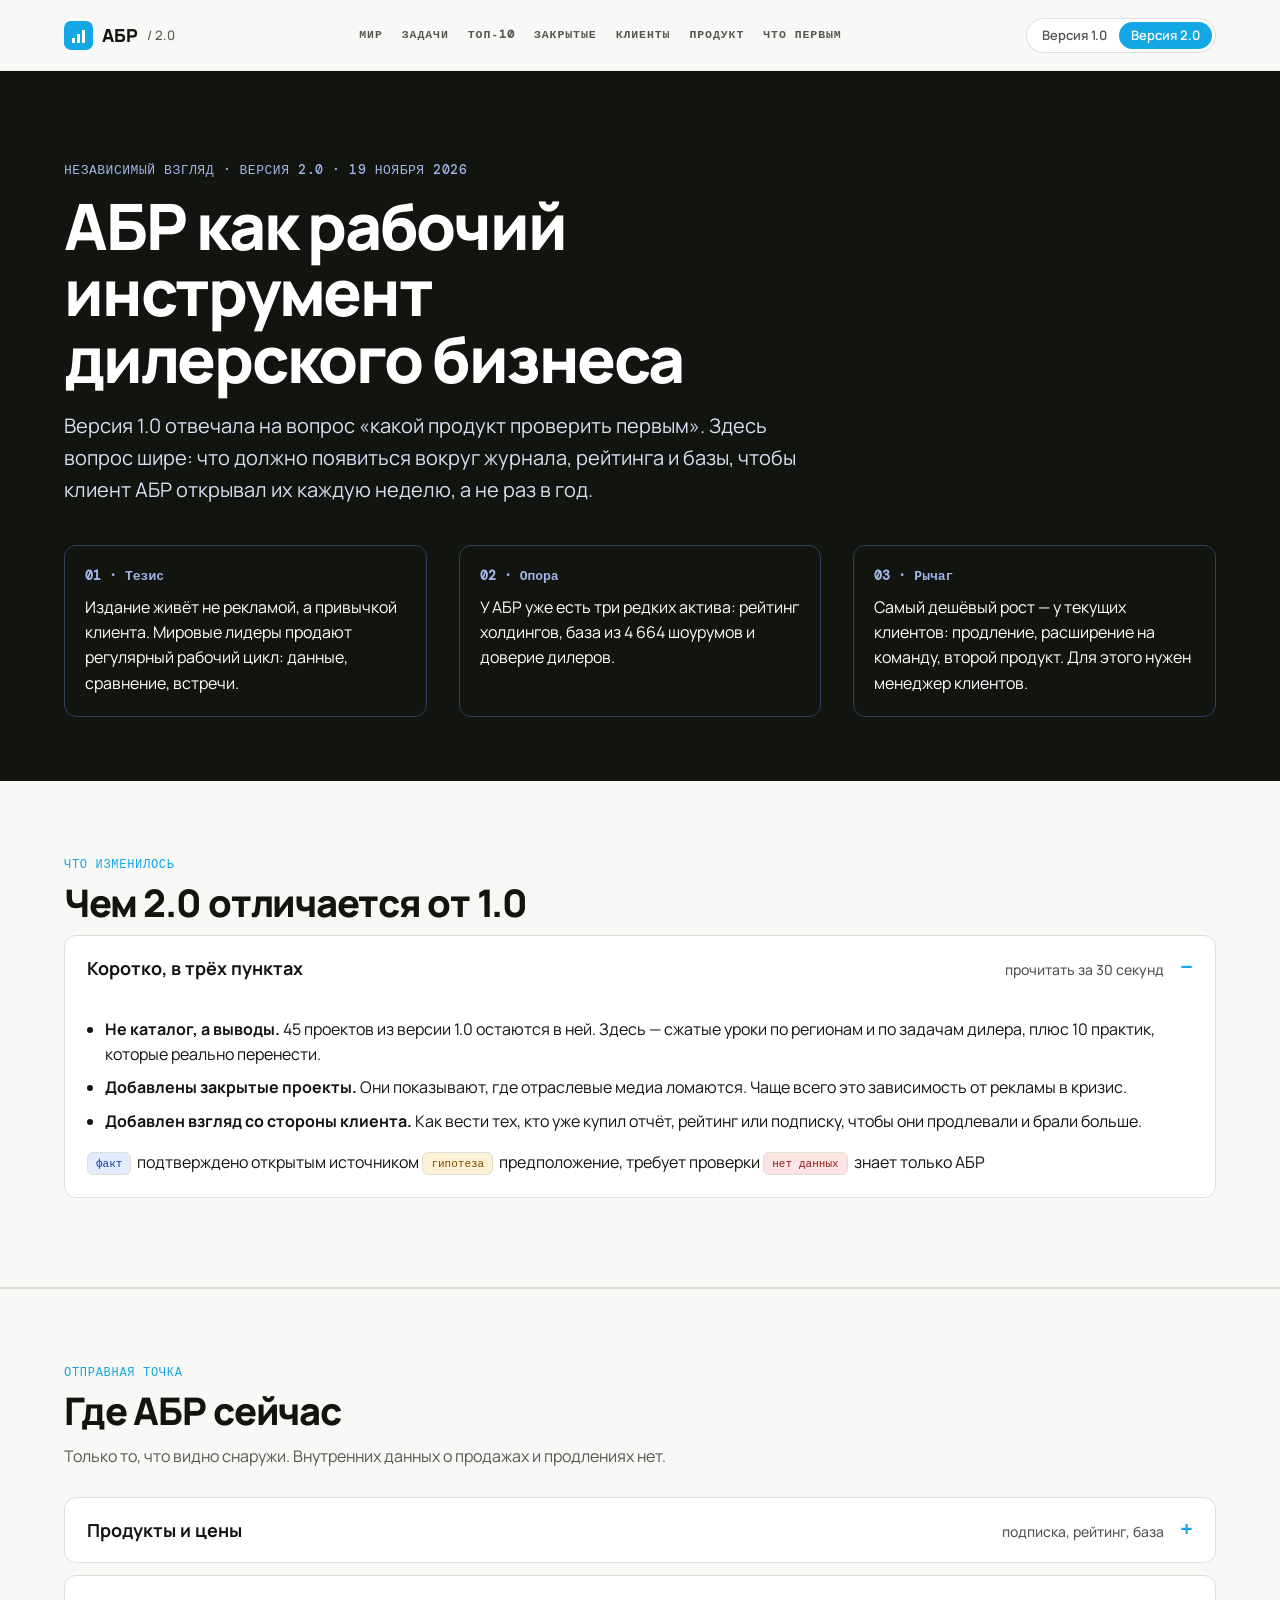
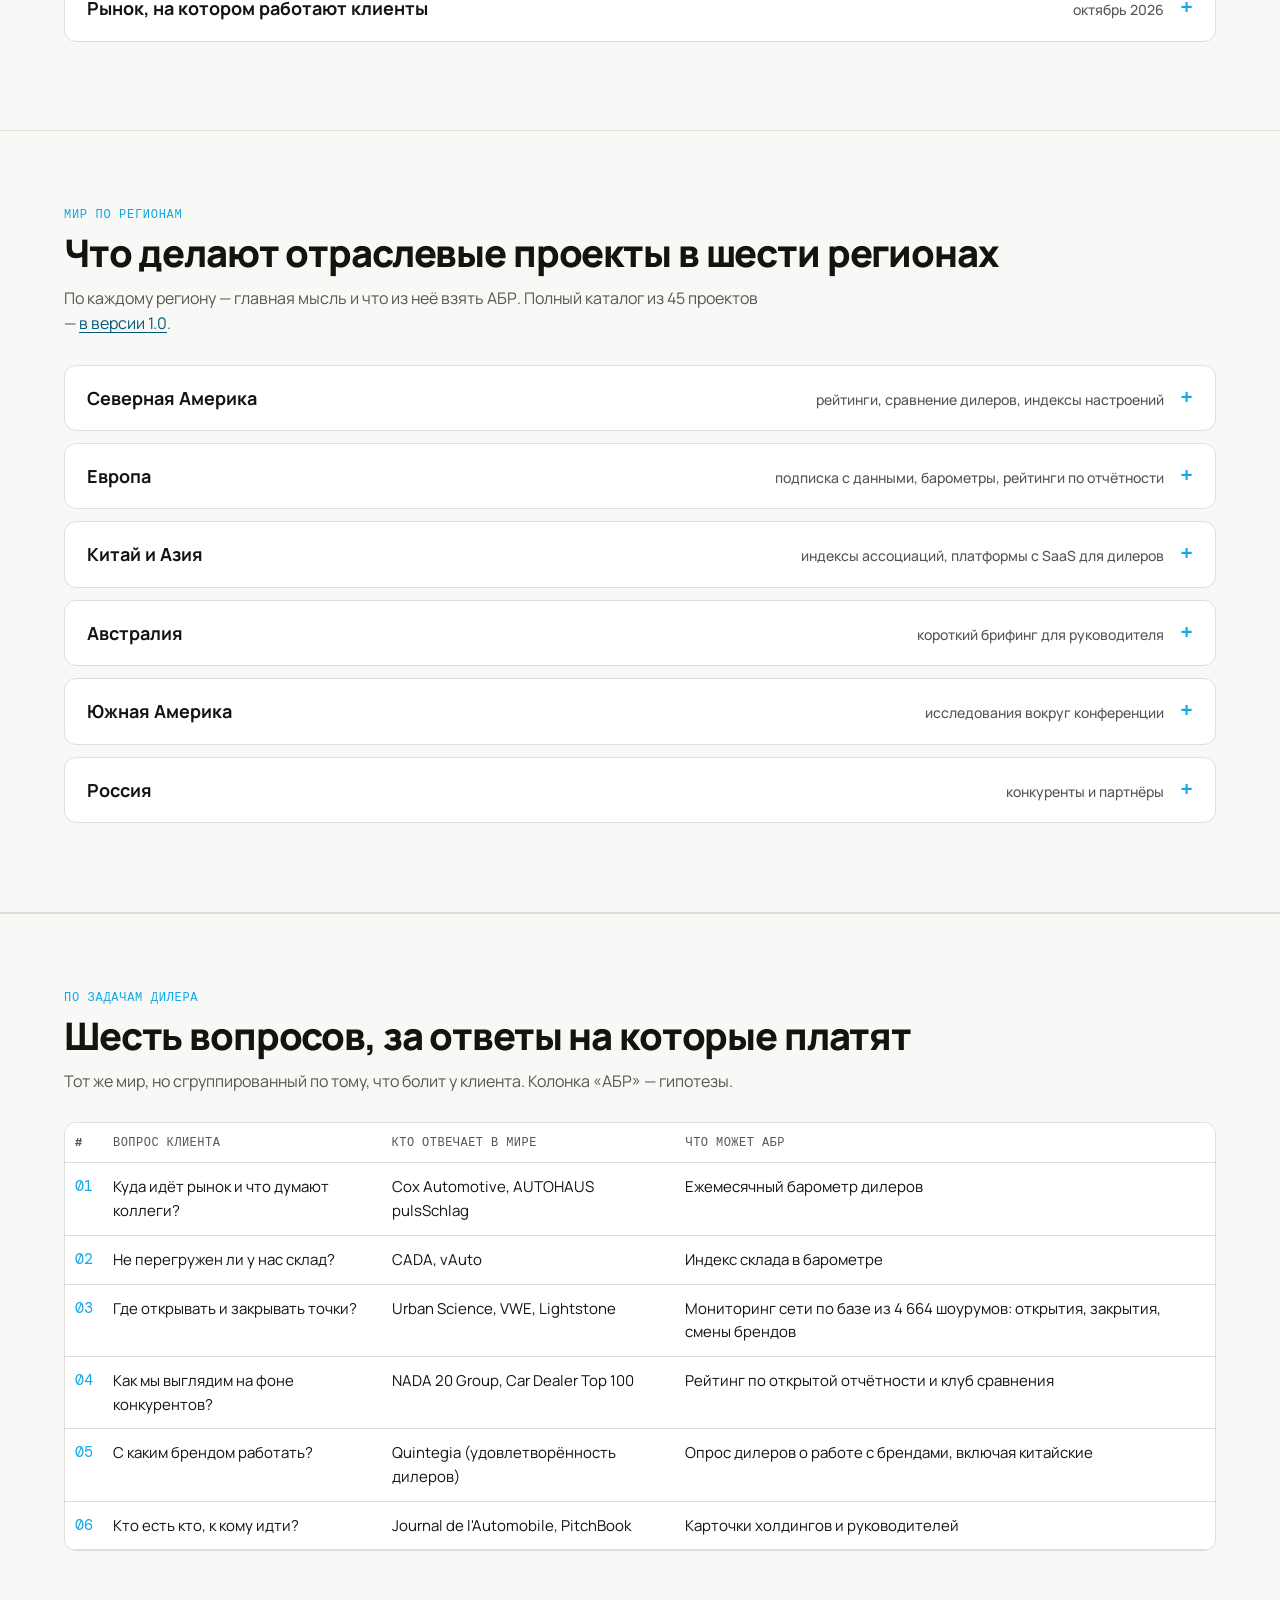
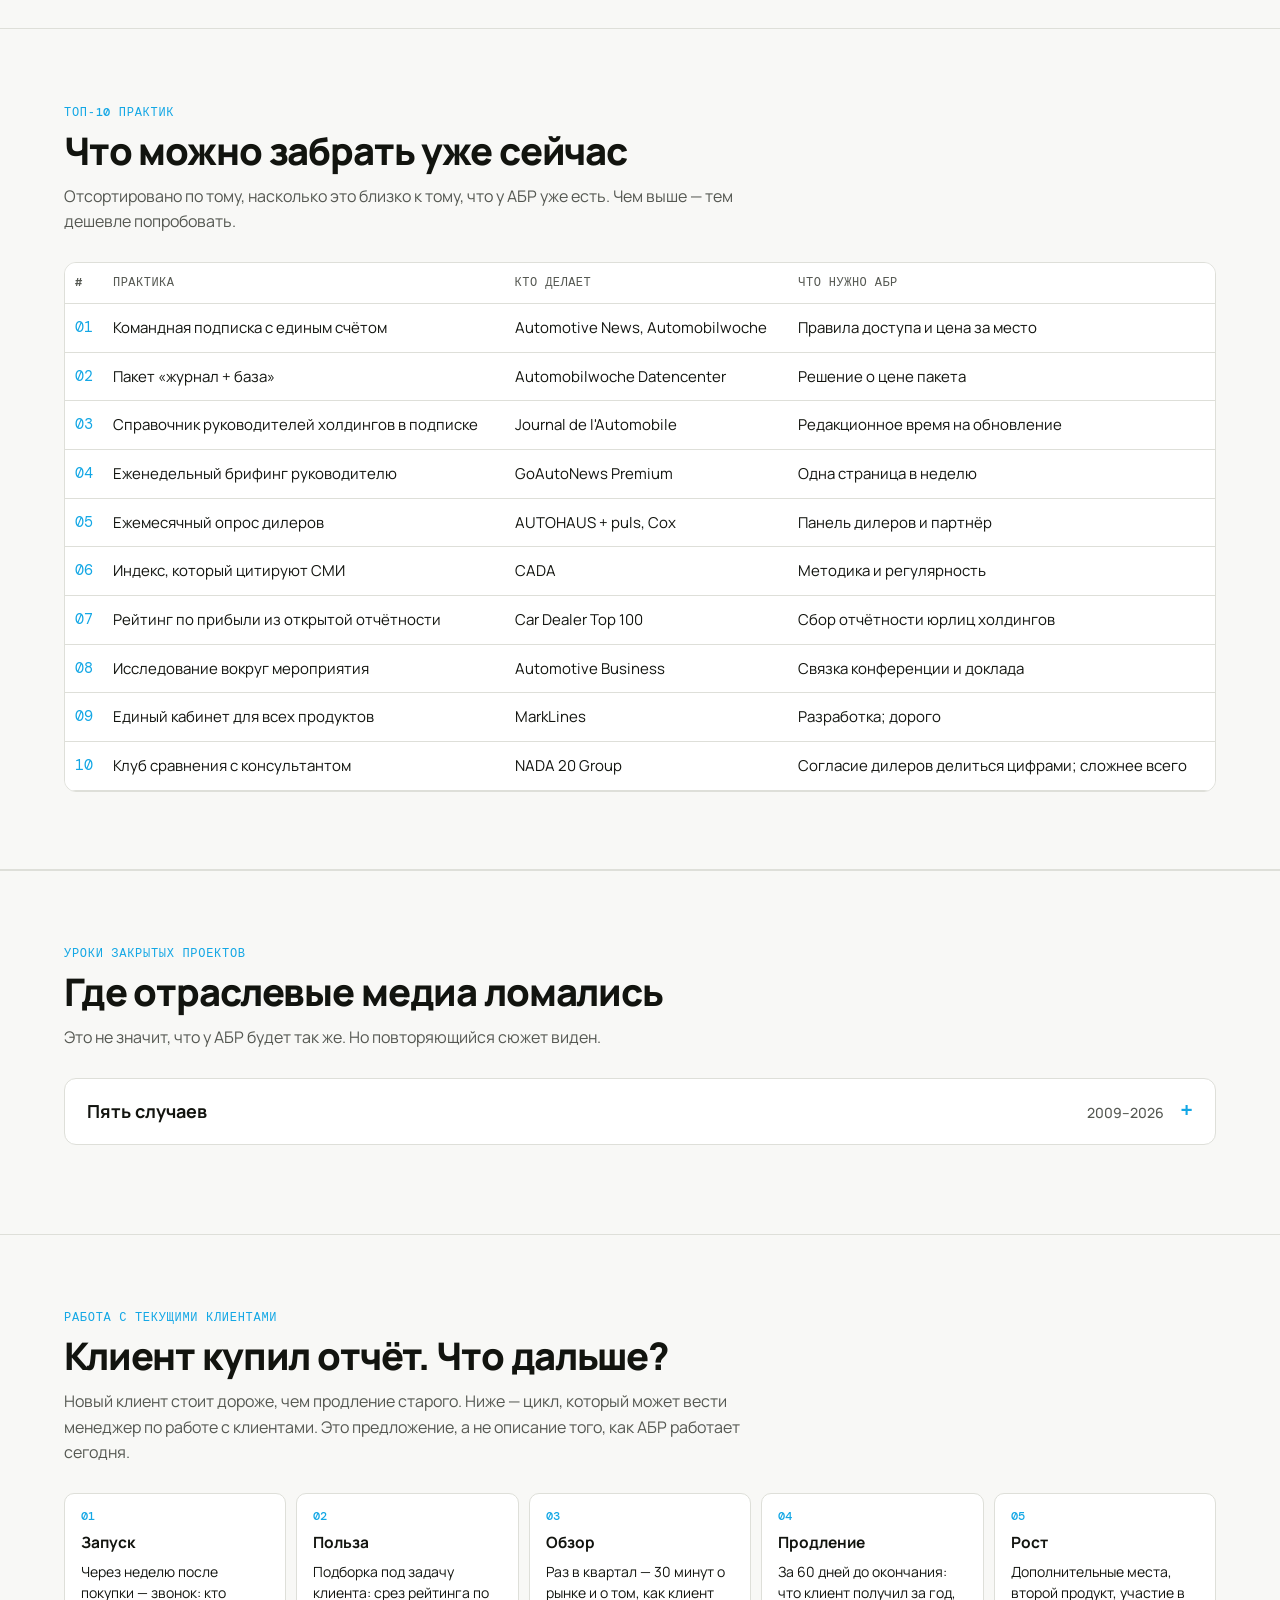
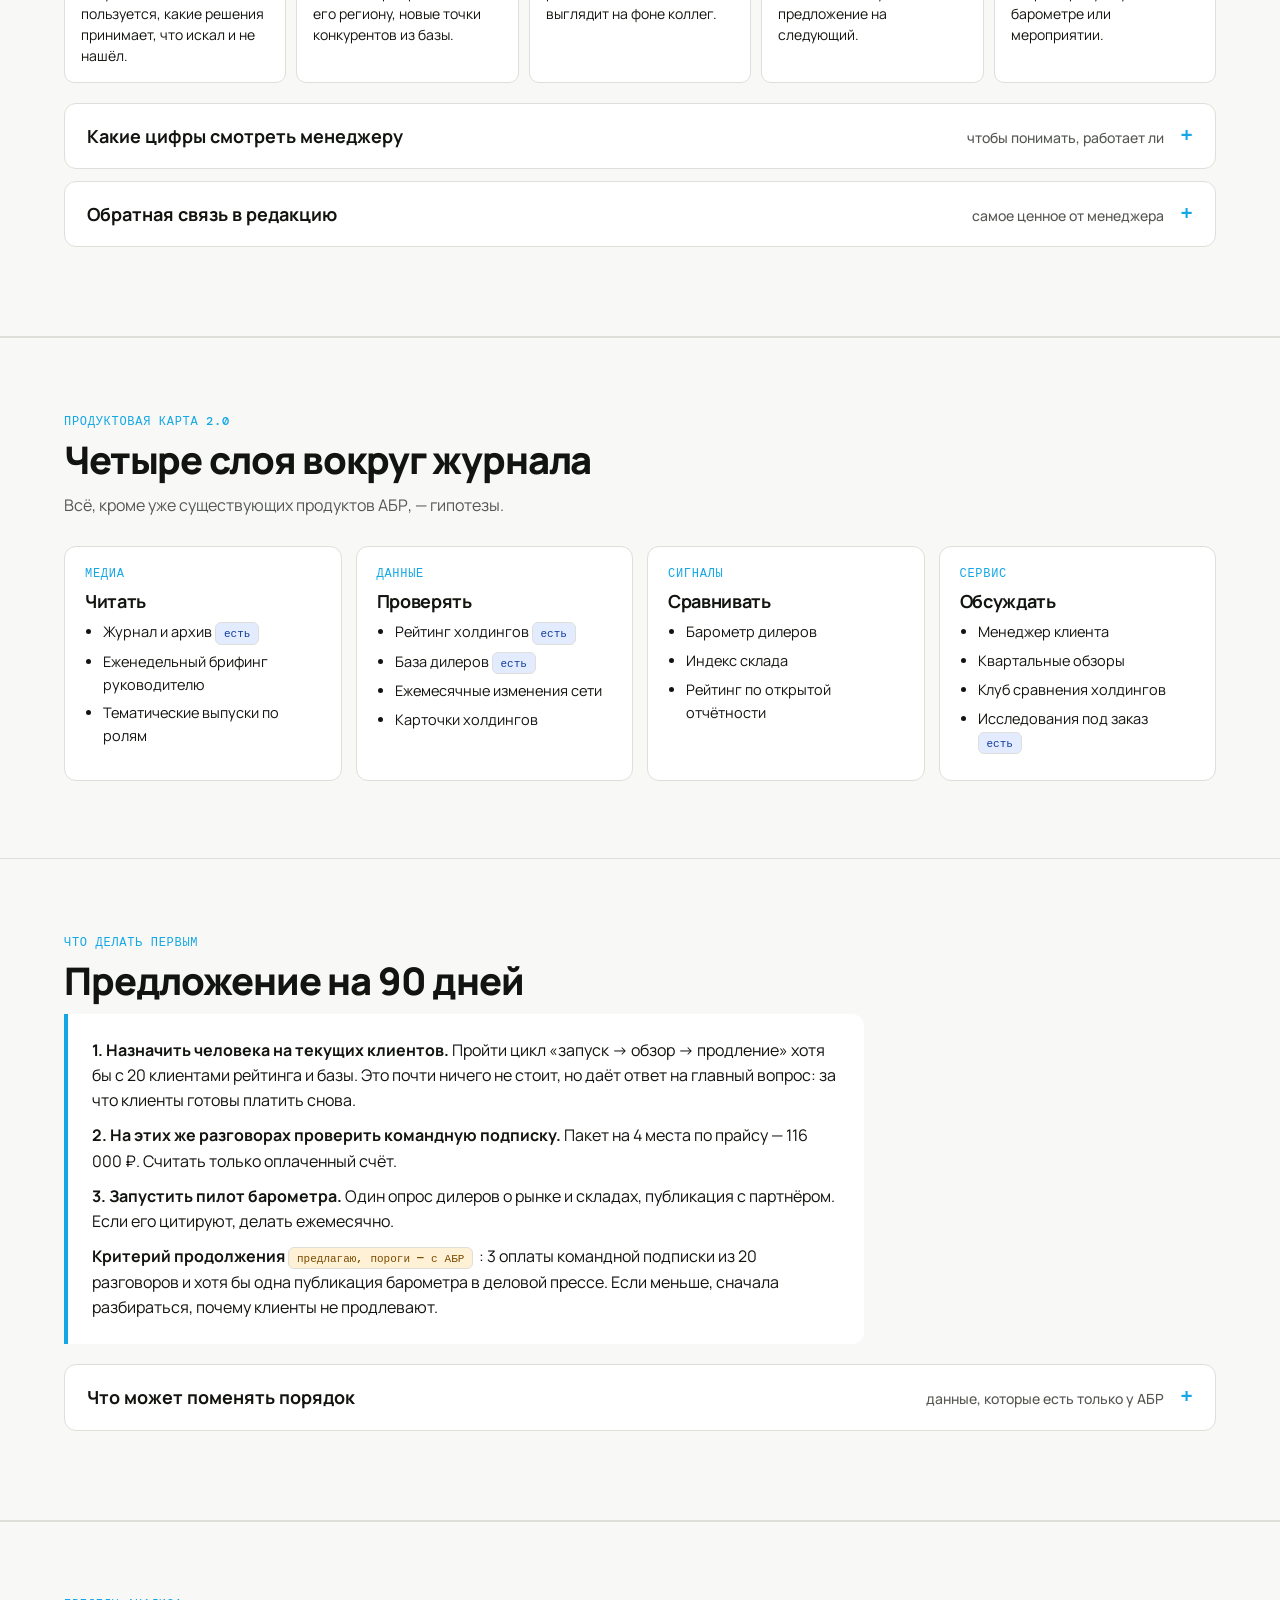
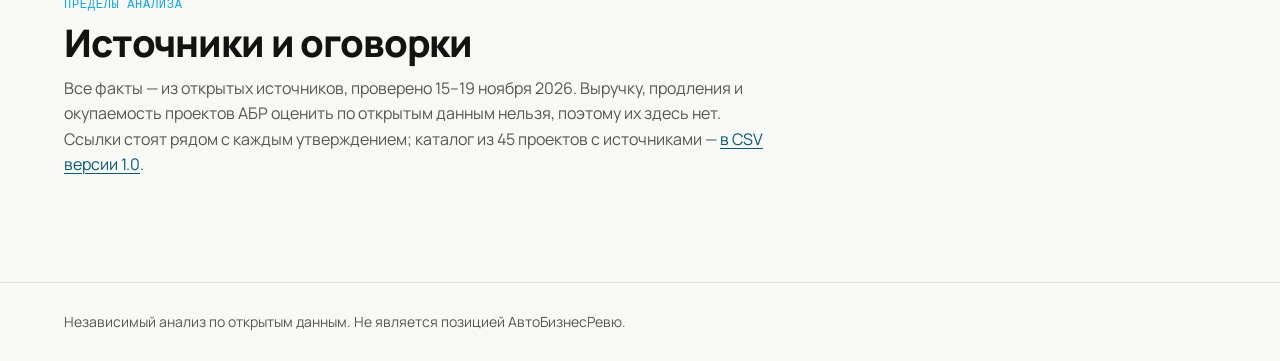
<file: abr/v2/index.html>
<!doctype html>
<html lang="ru">
<head>
  <meta charset="utf-8">
  <meta name="viewport" content="width=device-width, initial-scale=1">
  <meta name="description" content="АБР 2.0: как превратить отраслевое издание в рабочий инструмент дилерского бизнеса. Мировые практики по регионам и задачам, уроки закрытых проектов, работа с текущими клиентами.">
  <title>АБР 2.0 · Из журнала в рабочий инструмент отрасли</title>
  <link rel="stylesheet" href="https://fonts.googleapis.com/css2?family=DM+Mono:wght@400;500&amp;family=Manrope:wght@400;500;600;700;800&amp;display=swap">
  <link rel="stylesheet" href="../assets/site.css?v=abr">
  <link rel="stylesheet" href="../assets/version-switch.css?v=2">
  <style>
    body{font-family:Manrope,Roboto,Arial,sans-serif}
    .mono{font-family:"DM Mono",monospace}
    .v2-hero{padding:clamp(48px,7vw,96px) 0 clamp(36px,5vw,64px);background:var(--navy);color:#fff}
    .v2-hero .eyebrow{color:#9fb6e6;font:500 13px/1.4 "DM Mono",monospace;letter-spacing:.04em;text-transform:uppercase}
    .v2-hero h1{margin:14px 0 18px;font-size:clamp(34px,5.4vw,64px);line-height:1.04;letter-spacing:-.035em;font-weight:800;max-width:15ch}
    .v2-hero p.lead{max-width:62ch;font-size:clamp(17px,1.6vw,20px);color:#d6e0f3}
    .thesis{display:grid;grid-template-columns:repeat(3,1fr);gap:var(--gap);margin-top:40px}
    .thesis div{padding:20px;border:1px solid #2c3d5e;border-radius:12px}
    .thesis b{display:block;font-size:13px;color:#9fb6e6;font-family:"DM Mono",monospace;margin-bottom:8px}
    .v2-sec{padding:clamp(40px,6vw,80px) 0;border-bottom:1px solid var(--line)}
    .v2-sec.band{background:var(--light)}
    .v2-sec h2{font-size:clamp(26px,3.2vw,38px);letter-spacing:-.03em;line-height:1.1;font-weight:800;margin-bottom:12px}
    .v2-sec .intro{max-width:70ch;color:var(--muted);margin-bottom:28px}
    .kicker{font:500 12px/1 "DM Mono",monospace;color:var(--blue);letter-spacing:.06em;text-transform:uppercase;margin-bottom:12px;display:block}
    details.fold{border:1px solid var(--line);border-radius:12px;background:#fff;margin-bottom:12px}
    details.fold>summary{list-style:none;padding:18px 22px;display:flex;gap:16px;align-items:baseline;justify-content:space-between;font-weight:700;font-size:18px}
    details.fold>summary::-webkit-details-marker{display:none}
    details.fold>summary::after{content:"+";font:500 22px/1 "DM Mono",monospace;color:var(--blue)}
    details.fold[open]>summary::after{content:"−"}
    details.fold>summary small{font-weight:500;font-size:14px;color:var(--muted);margin-left:auto;text-align:right}
    .fold-body{padding:0 22px 22px}
    .fold-body p+p{margin-top:10px}
    .tag{display:inline-block;padding:3px 8px;border-radius:6px;font:500 11px/1.3 "DM Mono",monospace;vertical-align:middle;margin-right:6px}
    .t-fact{background:#e3ecff;color:#103b9e}.t-hyp{background:#fff1d6;color:#7a4b00}.t-gap{background:#fde4e4;color:#8f1d1d}
    .cases{display:grid;grid-template-columns:repeat(auto-fill,minmax(260px,1fr));gap:14px;margin-top:14px}
    .case{padding:16px;border:1px solid var(--line);border-radius:10px;background:var(--light)}
    .case h4{font-size:16px;margin:0 0 6px}
    .case p{font-size:14.5px;line-height:1.5}
    .case .take{margin-top:8px;color:var(--ink);font-weight:600}
    table.v2t{width:100%;border-collapse:collapse;font-size:15px;background:#fff}
    .v2t th,.v2t td{padding:12px 10px;border-bottom:1px solid var(--line);text-align:left;vertical-align:top}
    .v2t th{font:500 12px/1.3 "DM Mono",monospace;text-transform:uppercase;letter-spacing:.04em;color:var(--muted)}
    .v2t td:first-child{font-family:"DM Mono",monospace;color:var(--blue);width:36px}
    .scroll{overflow-x:auto;border:1px solid var(--line);border-radius:12px}
    .layers{display:grid;grid-template-columns:repeat(4,1fr);gap:14px}
    .layer{padding:20px;border-radius:12px;background:#fff;border:1px solid var(--line)}
    .layer h3{font-size:18px;margin-bottom:6px}
    .layer ul{margin:10px 0 0;padding-left:18px;font-size:14.5px}
    .layer li{margin-bottom:6px}
    .cycle{display:grid;grid-template-columns:repeat(5,1fr);gap:10px;counter-reset:s}
    .cycle div{padding:16px;border-radius:10px;background:#fff;border:1px solid var(--line);position:relative}
    .cycle div::before{counter-increment:s;content:"0" counter(s);font:500 12px/1 "DM Mono",monospace;color:var(--blue);display:block;margin-bottom:8px}
    .cycle h4{font-size:15.5px;margin:0 0 6px}.cycle p{font-size:14px;line-height:1.5}
    .verdict{padding:24px;border-left:4px solid var(--blue);background:#fff;border-radius:0 12px 12px 0;max-width:80ch}
    .verdict p+p{margin-top:10px}
    ul.plain{padding-left:18px}ul.plain li{margin-bottom:8px}
    .src{font-size:14px;columns:2;column-gap:40px}.src li{break-inside:avoid;margin-bottom:6px}
    @media(max-width:900px){.thesis,.layers{grid-template-columns:1fr 1fr}.cycle{grid-template-columns:1fr 1fr}.src{columns:1}}
    @media(max-width:600px){.thesis,.layers,.cycle{grid-template-columns:1fr}details.fold>summary small{display:none}}
  </style>
</head>
<body>
<a class="skip" href="#main">К содержанию</a>
<header class="header">
  <div class="shell header-inner">
    <a class="brand" href="#main"><span class="brand-mark" aria-hidden="true"><span></span><span></span><span></span></span>АБР <span class="brand-label">/ 2.0</span></a>
    <nav aria-label="Разделы">
      <a href="#world">Мир</a><a href="#problems">Задачи</a><a href="#top10">Топ‑10</a><a href="#closed">Закрытые</a><a href="#clients">Клиенты</a><a href="#product">Продукт</a><a href="#first">Что первым</a>
    </nav>
    <div class="version-switch" role="group" aria-label="Версия анализа"><a href="../">Версия 1.0</a><a href="./" aria-current="page">Версия 2.0</a></div>
  </div>
</header>

<main id="main">
<section class="v2-hero">
  <div class="shell">
    <p class="eyebrow">Независимый взгляд · версия 2.0 · 19 ноября 2026</p>
    <h1>АБР как рабочий инструмент дилерского бизнеса</h1>
    <p class="lead">Версия 1.0 отвечала на вопрос «какой продукт проверить первым». Здесь вопрос шире: что должно появиться вокруг журнала, рейтинга и базы, чтобы клиент АБР открывал их каждую неделю, а не раз в год.</p>
    <div class="thesis">
      <div><b>01 · Тезис</b>Издание живёт не рекламой, а привычкой клиента. Мировые лидеры продают регулярный рабочий цикл: данные, сравнение, встречи.</div>
      <div><b>02 · Опора</b>У АБР уже есть три редких актива: рейтинг холдингов, база из 4 664 шоурумов и доверие дилеров.</div>
      <div><b>03 · Рычаг</b>Самый дешёвый рост — у текущих клиентов: продление, расширение на команду, второй продукт. Для этого нужен менеджер клиентов.</div>
    </div>
  </div>
</section>

<section class="v2-sec" id="diff">
  <div class="shell">
    <span class="kicker">Что изменилось</span>
    <h2>Чем 2.0 отличается от 1.0</h2>
    <details class="fold" open>
      <summary>Коротко, в трёх пунктах <small>прочитать за 30 секунд</small></summary>
      <div class="fold-body">
        <ul class="plain">
          <li><b>Не каталог, а выводы.</b> 45 проектов из версии 1.0 остаются в ней. Здесь — сжатые уроки по регионам и по задачам дилера, плюс 10 практик, которые реально перенести.</li>
          <li><b>Добавлены закрытые проекты.</b> Они показывают, где отраслевые медиа ломаются. Чаще всего это зависимость от рекламы в кризис.</li>
          <li><b>Добавлен взгляд со стороны клиента.</b> Как вести тех, кто уже купил отчёт, рейтинг или подписку, чтобы они продлевали и брали больше.</li>
        </ul>
        <p style="margin-top:12px"><span class="tag t-fact">факт</span>подтверждено открытым источником <span class="tag t-hyp">гипотеза</span>предположение, требует проверки <span class="tag t-gap">нет данных</span>знает только АБР</p>
      </div>
    </details>
  </div>
</section>

<section class="v2-sec band" id="russia">
  <div class="shell">
    <span class="kicker">Отправная точка</span>
    <h2>Где АБР сейчас</h2>
    <p class="intro">Только то, что видно снаружи. Внутренних данных о продажах и продлениях нет.</p>
    <details class="fold">
      <summary>Продукты и цены <small>подписка, рейтинг, база</small></summary>
      <div class="fold-body">
        <p><span class="tag t-fact">факт</span>Годовая подписка на журнал — 29 000 ₽ (<a href="https://abreview.ru/about/sub/">АБР, подписка</a>). Рейтинг дилерских холдингов — 201 000 ₽ (<a href="https://abreview.ru/researches/rating/">АБР, рейтинг</a>). База дилеров — 82 000 ₽, 4 664 шоурума и 1 824 СТО на 1 октября 2026 (<a href="https://abreview.ru/researches/base/">АБР, база</a>).</p>
        <p><span class="tag t-fact">факт</span>АБР уже делает совместные исследования: данные о шоурумах выходят вместе с «Газпромбанк Автолизингом» и цитируются деловой прессой (<a href="https://www.kommersant.ru/doc/9042935">Коммерсантъ</a>). Это готовая модель партнёрской аналитики.</p>
        <p><span class="tag t-gap">нет данных</span>Сколько клиентов продлевают подписку, сколько покупают два продукта и больше, сколько компаний берут несколько мест.</p>
      </div>
    </details>
    <details class="fold">
      <summary>Рынок, на котором работают клиенты <small>октябрь 2026</small></summary>
      <div class="fold-body">
        <p><span class="tag t-fact">факт</span>В октябре 2026 продано 132,9 тыс. новых легковых машин, на 19,8% меньше, чем год назад (<a href="https://www.autostat.ru/press-releases/63433/">АВТОСТАТ</a>).</p>
        <p><span class="tag t-hyp">гипотеза</span>В падающем рынке дилеры режут рекламу и «необязательные» подписки первыми. Выживает то, что помогает принимать решения о складе, сети и людях. Поэтому АБР выгоднее быть инструментом, а не изданием.</p>
      </div>
    </details>
  </div>
</section>

<section class="v2-sec" id="world">
  <div class="shell">
    <span class="kicker">Мир по регионам</span>
    <h2>Что делают отраслевые проекты в шести регионах</h2>
    <p class="intro">По каждому региону — главная мысль и что из неё взять АБР. Полный каталог из 45 проектов — <a href="../#landscape">в версии 1.0</a>.</p>

    <details class="fold">
      <summary>Северная Америка <small>рейтинги, сравнение дилеров, индексы настроений</small></summary>
      <div class="fold-body">
        <p><b>Главная мысль:</b> издание зарабатывает на данных вокруг текста. Рейтинг, сравнение и индекс — продукты сами по себе.</p>
        <div class="cases">
          <div class="case"><h4>Automotive News · США</h4><p>Ежегодный Top 150 дилерских групп по продажам новых машин (<a href="https://www.autonews.com/retail/top-150-dealership-groups/2026/">Automotive News</a>), корпоративные планы с единым счётом (<a href="https://help.autonews.com/hc/en-us/articles/15018525870740-Corporate-Group-Subscriptions">Automotive News</a>).</p><p class="take">АБР: рейтинг уже есть. Не хватает командного доступа.</p></div>
          <div class="case"><h4>NADA 20 Group · США</h4><p>Группы сопоставимых дилеров, финансовое сравнение и консультант (<a href="https://composite.nada.org/">NADA</a>).</p><p class="take">АБР: клуб сравнения для холдингов из рейтинга.</p></div>
          <div class="case"><h4>Cox Automotive · США</h4><p>Квартальный индекс настроений дилеров: в III квартале 2026 опрошено 929 дилеров, индекс текущего рынка упал до 41 (<a href="https://www.coxautoinc.com/wp-content/uploads/2026/09/Q3-2026-Cox-Automotive-Dealer-Sentiment-Index.pdf">Cox Automotive</a>).</p><p class="take">АБР: опрос без финансовых данных, запускается быстро.</p></div>
        </div>
      </div>
    </details>

    <details class="fold">
      <summary>Европа <small>подписка с данными, барометры, рейтинги по отчётности</small></summary>
      <div class="fold-body">
        <p><b>Главная мысль:</b> сильные европейские издания связывают журнал с данными и регулярным опросом дилеров.</p>
        <div class="cases">
          <div class="case"><h4>Automobilwoche · Германия</h4><p>Корпоративный доступ и пакет с Datencenter (<a href="https://abo.automobilwoche.de/de/unternehmens-lizenz-anfragen">Automobilwoche</a>).</p><p class="take">АБР: подписка + база в одном пакете.</p></div>
          <div class="case"><h4>AUTOHAUS pulsSchlag · Германия</h4><p>Ежемесячный опрос дилеров вместе с партнёром puls (<a href="https://www.puls-marktforschung.de/unsere-loesungen/unsere-tools/autohaus-panel.">puls</a>).</p><p class="take">АБР: ежемесячный барометр с исследовательским партнёром.</p></div>
          <div class="case"><h4>Car Dealer Top 100 · Великобритания</h4><p>Рейтинг дилеров по EBITDA из публичной отчётности, со спонсором Carwow (<a href="https://cardealermagazine.co.uk/car-dealer-top-100-the-list-in-full-2/242936">Car Dealer Magazine</a>).</p><p class="take">АБР: рейтинг по прибыли без согласия дилеров — на открытой отчётности.</p></div>
          <div class="case"><h4>Journal de l'Automobile · Франция</h4><p>Подписка на год — 139 €, в неё входят спецвыпуск о 100 крупнейших группах, архив, статистика и справочник «Organigrammes» (<a href="https://www.calameo.com/books/006876494300d33e9cafd">выпуск журнала</a>).</p><p class="take">АБР: справочник «кто есть кто» в холдингах как часть подписки.</p></div>
        </div>
      </div>
    </details>

    <details class="fold">
      <summary>Китай и Азия <small>индексы ассоциаций, платформы с SaaS для дилеров</small></summary>
      <div class="fold-body">
        <p><b>Главная мысль:</b> в Китае ценятся быстрые сигналы о стрессе дилеров. Индекс склада стал новостью сам по себе.</p>
        <div class="cases">
          <div class="case"><h4>CADA · Китай</h4><p>Ежемесячный индекс предупреждения по складам дилеров: в октябре 2026 — 62,2%, выше порога четвёртый месяц подряд (<a href="https://eu.36kr.com/en/p/4071707811517570">36Kr</a>).</p><p class="take">АБР: свой индекс склада или настроений, который цитируют СМИ.</p></div>
          <div class="case"><h4>Autohome · Китай</h4><p>Помимо медиа продаёт дилерам витрины, управление складом, лиды и SaaS‑инструменты (<a href="https://www.finbar.com/research/companies/autohome-inc">Finbar</a>).</p><p class="take">АБР: напрямую не повторить, но видно, куда идут деньги дилера.</p></div>
          <div class="case"><h4>Nikkei · Япония и Сингапур</h4><p>Журнал + платный цифровой архив; статьи о сделках связаны с базой компаний. ScoutAsia закрыт 30 октября 2026 (<a href="https://maintenance.scout.asia/">ScoutAsia</a>).</p><p class="take">АБР: связывать новости с карточкой холдинга.</p></div>
          <div class="case"><h4>MarkLines · Япония</h4><p>Единый кабинет: продажи, производство, компании, поставщики (<a href="https://www.marklines.com/en/service">MarkLines</a>).</p><p class="take">АБР: один вход во все продукты вместо разрозненных PDF.</p></div>
        </div>
      </div>
    </details>

    <details class="fold">
      <summary>Австралия <small>короткий брифинг для руководителя</small></summary>
      <div class="fold-body">
        <div class="cases">
          <div class="case"><h4>GoAutoNews Premium</h4><p>Отраслевой сайт и еженедельная рассылка об авторитейле, финансах и управлении (<a href="https://www.goautomedia.net/goautonews-premium">GoAuto Media</a>).</p><p class="take">АБР: еженедельный «что это значит для дилера» на одну страницу.</p></div>
        </div>
      </div>
    </details>

    <details class="fold">
      <summary>Южная Америка <small>исследования вокруг конференции</small></summary>
      <div class="fold-body">
        <div class="cases">
          <div class="case"><h4>Automotive Business · Бразилия</h4><p>Выпускает тематические исследования: тренды, ИИ, ESG, электрификация, — часть из них готовится вокруг своей конференции ABX (<a href="https://www.automotivebusiness.com.br/estudos">Automotive Business</a>).</p><p class="take">АБР: доклад как продукт мероприятия, а не отдельно от него.</p></div>
          <div class="case"><h4>SimIndex · Мексика</h4><p>Индекс рынка вместе с ассоциацией дилеров AMDA на стандартизированных данных дилеров (<a href="https://www.amda.mx/wp-content/uploads/amda_simdatagroup_250428.pdf">AMDA</a>).</p><p class="take">АБР: данные через партнёрство с ассоциацией.</p></div>
        </div>
      </div>
    </details>

    <details class="fold">
      <summary>Россия <small>конкуренты и партнёры</small></summary>
      <div class="fold-body">
        <div class="cases">
          <div class="case"><h4>АВТОСТАТ</h4><p>Исследования, оперативные данные, мониторинг цен и дилерских контрактов (<a href="https://www.autostat.ru/research/">АВТОСТАТ</a>).</p><p class="take">Конкурент в данных о рынке. АБР сильнее в данных о самих дилерах — там и стоит держаться.</p></div>
        </div>
      </div>
    </details>
  </div>
</section>

<section class="v2-sec band" id="problems">
  <div class="shell">
    <span class="kicker">По задачам дилера</span>
    <h2>Шесть вопросов, за ответы на которые платят</h2>
    <p class="intro">Тот же мир, но сгруппированный по тому, что болит у клиента. Колонка «АБР» — гипотезы.</p>
    <div class="scroll"><table class="v2t">
      <thead><tr><th>#</th><th>Вопрос клиента</th><th>Кто отвечает в мире</th><th>Что может АБР</th></tr></thead>
      <tbody>
        <tr><td>01</td><td>Куда идёт рынок и что думают коллеги?</td><td>Cox Automotive, AUTOHAUS pulsSchlag</td><td>Ежемесячный барометр дилеров</td></tr>
        <tr><td>02</td><td>Не перегружен ли у нас склад?</td><td>CADA, vAuto</td><td>Индекс склада в барометре</td></tr>
        <tr><td>03</td><td>Где открывать и закрывать точки?</td><td>Urban Science, VWE, Lightstone</td><td>Мониторинг сети по базе из 4 664 шоурумов: открытия, закрытия, смены брендов</td></tr>
        <tr><td>04</td><td>Как мы выглядим на фоне конкурентов?</td><td>NADA 20 Group, Car Dealer Top 100</td><td>Рейтинг по открытой отчётности и клуб сравнения</td></tr>
        <tr><td>05</td><td>С каким брендом работать?</td><td>Quintegia (удовлетворённость дилеров)</td><td>Опрос дилеров о работе с брендами, включая китайские</td></tr>
        <tr><td>06</td><td>Кто есть кто, к кому идти?</td><td>Journal de l'Automobile, PitchBook</td><td>Карточки холдингов и руководителей</td></tr>
      </tbody>
    </table></div>
  </div>
</section>

<section class="v2-sec" id="top10">
  <div class="shell">
    <span class="kicker">Топ‑10 практик</span>
    <h2>Что можно забрать уже сейчас</h2>
    <p class="intro">Отсортировано по тому, насколько это близко к тому, что у АБР уже есть. Чем выше — тем дешевле попробовать.</p>
    <div class="scroll"><table class="v2t">
      <thead><tr><th>#</th><th>Практика</th><th>Кто делает</th><th>Что нужно АБР</th></tr></thead>
      <tbody>
        <tr><td>01</td><td>Командная подписка с единым счётом</td><td>Automotive News, Automobilwoche</td><td>Правила доступа и цена за место</td></tr>
        <tr><td>02</td><td>Пакет «журнал + база»</td><td>Automobilwoche Datencenter</td><td>Решение о цене пакета</td></tr>
        <tr><td>03</td><td>Справочник руководителей холдингов в подписке</td><td>Journal de l'Automobile</td><td>Редакционное время на обновление</td></tr>
        <tr><td>04</td><td>Еженедельный брифинг руководителю</td><td>GoAutoNews Premium</td><td>Одна страница в неделю</td></tr>
        <tr><td>05</td><td>Ежемесячный опрос дилеров</td><td>AUTOHAUS + puls, Cox</td><td>Панель дилеров и партнёр</td></tr>
        <tr><td>06</td><td>Индекс, который цитируют СМИ</td><td>CADA</td><td>Методика и регулярность</td></tr>
        <tr><td>07</td><td>Рейтинг по прибыли из открытой отчётности</td><td>Car Dealer Top 100</td><td>Сбор отчётности юрлиц холдингов</td></tr>
        <tr><td>08</td><td>Исследование вокруг мероприятия</td><td>Automotive Business</td><td>Связка конференции и доклада</td></tr>
        <tr><td>09</td><td>Единый кабинет для всех продуктов</td><td>MarkLines</td><td>Разработка; дорого</td></tr>
        <tr><td>10</td><td>Клуб сравнения с консультантом</td><td>NADA 20 Group</td><td>Согласие дилеров делиться цифрами; сложнее всего</td></tr>
      </tbody>
    </table></div>
  </div>
</section>

<section class="v2-sec band" id="closed">
  <div class="shell">
    <span class="kicker">Уроки закрытых проектов</span>
    <h2>Где отраслевые медиа ломались</h2>
    <p class="intro">Это не значит, что у АБР будет так же. Но повторяющийся сюжет виден.</p>
    <details class="fold">
      <summary>Пять случаев <small>2009–2026</small></summary>
      <div class="fold-body">
        <div class="cases">
          <div class="case"><h4>Automotive News Europe, 2009</h4><p>Печатная версия закрыта, хотя тираж рос: в кризис поставщики урезали рекламу (<a href="https://www.european-rubber-journal.com/article/2082378/automotive-news-europe-ends-print-edition">European Rubber Journal</a>).</p><p class="take">Урок: тираж не спасает, если деньги только от рекламы.</p></div>
          <div class="case"><h4>TEN Publishing, 2019</h4><p>Закрыла печать 19 из 22 автомобильных журналов, включая Automobile (<a href="https://www.jalopnik.com/ten-publishing-kills-19-automotive-print-publications-i-1840273584/">Jalopnik</a>).</p><p class="take">Урок: потребительская печать уходит. B2B держится на полезности.</p></div>
          <div class="case"><h4>Autoblog, 2024</h4><p>Продан, а редакция уволена после 20 лет работы (<a href="https://www.theautopian.com/autoblog-as-we-know-it-is-dead/">The Autopian</a>).</p><p class="take">Урок: трафик без собственного продукта легко потерять при смене владельца.</p></div>
          <div class="case"><h4>Automotive Dive → WardsAuto</h4><p>Два отраслевых издания объединились в одно (<a href="https://www.wardsauto.com/news/archive-auto-teamsters-canada-cpkc-canadian-national-railroad-workers-lockout-strike/724955/">WardsAuto</a>).</p><p class="take">Урок: на узком рынке два одинаковых издания не нужны. Нужна своя ниша.</p></div>
          <div class="case"><h4>ScoutAsia, 2026</h4><p>Сервис данных группы Nikkei закрыт 30 октября 2026 (<a href="https://maintenance.scout.asia/">ScoutAsia</a>).</p><p class="take">Урок: даже у сильной группы база данных должна окупаться сама.</p></div>
        </div>
        <p style="margin-top:14px"><b>Общий вывод.</b> Выживают те, кто продаёт клиенту инструмент и регулярность, а не охваты. Для АБР это аргумент в пользу подписки, данных и работы с текущими клиентами.</p>
      </div>
    </details>
  </div>
</section>

<section class="v2-sec" id="clients">
  <div class="shell">
    <span class="kicker">Работа с текущими клиентами</span>
    <h2>Клиент купил отчёт. Что дальше?</h2>
    <p class="intro">Новый клиент стоит дороже, чем продление старого. Ниже — цикл, который может вести менеджер по работе с клиентами. Это предложение, а не описание того, как АБР работает сегодня.</p>
    <div class="cycle">
      <div><h4>Запуск</h4><p>Через неделю после покупки — звонок: кто пользуется, какие решения принимает, что искал и не нашёл.</p></div>
      <div><h4>Польза</h4><p>Подборка под задачу клиента: срез рейтинга по его региону, новые точки конкурентов из базы.</p></div>
      <div><h4>Обзор</h4><p>Раз в квартал — 30 минут о рынке и о том, как клиент выглядит на фоне коллег.</p></div>
      <div><h4>Продление</h4><p>За 60 дней до окончания: что клиент получил за год, предложение на следующий.</p></div>
      <div><h4>Рост</h4><p>Дополнительные места, второй продукт, участие в барометре или мероприятии.</p></div>
    </div>
    <details class="fold" style="margin-top:20px">
      <summary>Какие цифры смотреть менеджеру <small>чтобы понимать, работает ли</small></summary>
      <div class="fold-body">
        <ul class="plain">
          <li><span class="tag t-gap">нет данных</span>Доля продлений по каждому продукту.</li>
          <li><span class="tag t-gap">нет данных</span>Сколько клиентов покупают два продукта и больше.</li>
          <li><span class="tag t-gap">нет данных</span>Сколько человек в компании клиента реально читают и пользуются.</li>
          <li><span class="tag t-gap">нет данных</span>Причины отказа от продления.</li>
          <li><span class="tag t-hyp">гипотеза</span>Если доля продлений низкая, сначала нужно чинить ценность продукта, а не продавать новые.</li>
        </ul>
      </div>
    </details>
    <details class="fold">
      <summary>Обратная связь в редакцию <small>самое ценное от менеджера</small></summary>
      <div class="fold-body"><p>Менеджер слышит вопросы клиентов раньше всех. Раз в месяц — короткая записка редакции и аналитикам: о чём спрашивают, чего не хватает в базе, какие холдинги интересны. Так продукты АБР начинают расти из реальных запросов, а не из догадок.</p></div>
    </details>
  </div>
</section>

<section class="v2-sec band" id="product">
  <div class="shell">
    <span class="kicker">Продуктовая карта 2.0</span>
    <h2>Четыре слоя вокруг журнала</h2>
    <p class="intro">Всё, кроме уже существующих продуктов АБР, — гипотезы.</p>
    <div class="layers">
      <div class="layer"><span class="kicker">Медиа</span><h3>Читать</h3><ul><li>Журнал и архив <span class="tag t-fact">есть</span></li><li>Еженедельный брифинг руководителю</li><li>Тематические выпуски по ролям</li></ul></div>
      <div class="layer"><span class="kicker">Данные</span><h3>Проверять</h3><ul><li>Рейтинг холдингов <span class="tag t-fact">есть</span></li><li>База дилеров <span class="tag t-fact">есть</span></li><li>Ежемесячные изменения сети</li><li>Карточки холдингов</li></ul></div>
      <div class="layer"><span class="kicker">Сигналы</span><h3>Сравнивать</h3><ul><li>Барометр дилеров</li><li>Индекс склада</li><li>Рейтинг по открытой отчётности</li></ul></div>
      <div class="layer"><span class="kicker">Сервис</span><h3>Обсуждать</h3><ul><li>Менеджер клиента</li><li>Квартальные обзоры</li><li>Клуб сравнения холдингов</li><li>Исследования под заказ <span class="tag t-fact">есть</span></li></ul></div>
    </div>
  </div>
</section>

<section class="v2-sec" id="first">
  <div class="shell">
    <span class="kicker">Что делать первым</span>
    <h2>Предложение на 90 дней</h2>
    <div class="verdict">
      <p><b>1. Назначить человека на текущих клиентов.</b> Пройти цикл «запуск → обзор → продление» хотя бы с 20 клиентами рейтинга и базы. Это почти ничего не стоит, но даёт ответ на главный вопрос: за что клиенты готовы платить снова.</p>
      <p><b>2. На этих же разговорах проверить командную подписку.</b> Пакет на 4 места по прайсу — 116 000 ₽. Считать только оплаченный счёт.</p>
      <p><b>3. Запустить пилот барометра.</b> Один опрос дилеров о рынке и складах, публикация с партнёром. Если его цитируют, делать ежемесячно.</p>
      <p><b>Критерий продолжения</b> <span class="tag t-hyp">предлагаю, пороги — с АБР</span>: 3 оплаты командной подписки из 20 разговоров и хотя бы одна публикация барометра в деловой прессе. Если меньше, сначала разбираться, почему клиенты не продлевают.</p>
    </div>
    <details class="fold" style="margin-top:20px">
      <summary>Что может поменять порядок <small>данные, которые есть только у АБР</small></summary>
      <div class="fold-body"><ul class="plain">
        <li>Доля продлений и число многоместных подписок.</li>
        <li>Права на перепродажу обновлений базы.</li>
        <li>Часы редакции на ежемесячное обновление.</li>
        <li>Есть ли у АБР панель дилеров для опроса.</li>
      </ul></div>
    </details>
  </div>
</section>

<section class="v2-sec band" id="sources">
  <div class="shell">
    <span class="kicker">Пределы анализа</span>
    <h2>Источники и оговорки</h2>
    <p class="intro">Все факты — из открытых источников, проверено 15–19 ноября 2026. Выручку, продления и окупаемость проектов АБР оценить по открытым данным нельзя, поэтому их здесь нет. Ссылки стоят рядом с каждым утверждением; каталог из 45 проектов с источниками — <a href="../assets/benchmarks.csv">в CSV версии 1.0</a>.</p>
  </div>
</section>
</main>
<footer class="shell" style="padding:28px 0;color:var(--muted);font-size:14px">Независимый анализ по открытым данным. Не является позицией АвтоБизнесРевю.</footer>
</body>
</html>
</file>
<file: abr/assets/site.css>
@font-face {
  font-family: 'Manrope';
  font-style: normal;
  font-display: swap;
  font-weight: 200 800;
  src: url(fonts/manrope-cyrillic-ext-wght-normal.woff2) format("woff2");
  unicode-range: U+0460-052F,U+1C80-1C8A,U+20B4,U+2DE0-2DFF,U+A640-A69F,U+FE2E-FE2F;
}
@font-face {
  font-family: 'Manrope';
  font-style: normal;
  font-display: swap;
  font-weight: 200 800;
  src: url(fonts/manrope-cyrillic-wght-normal.woff2) format("woff2");
  unicode-range: U+0301,U+0400-045F,U+0490-0491,U+04B0-04B1,U+2116;
}
@font-face {
  font-family: 'Manrope';
  font-style: normal;
  font-display: swap;
  font-weight: 200 800;
  src: url(fonts/manrope-latin-ext-wght-normal.woff2) format("woff2");
  unicode-range: U+0100-02BA,U+02BD-02C5,U+02C7-02CC,U+02CE-02D7,U+02DD-02FF,U+0304,U+0308,U+0329,U+1D00-1DBF,U+1E00-1E9F,U+1EF2-1EFF,U+2020,U+20A0-20AB,U+20AD-20C0,U+2113,U+2C60-2C7F,U+A720-A7FF;
}
@font-face {
  font-family: 'Manrope';
  font-style: normal;
  font-display: swap;
  font-weight: 200 800;
  src: url(fonts/manrope-latin-wght-normal.woff2) format("woff2");
  unicode-range: U+0000-00FF,U+0131,U+0152-0153,U+02BB-02BC,U+02C6,U+02DA,U+02DC,U+0304,U+0308,U+0329,U+2000-206F,U+20AC,U+2122,U+2191,U+2193,U+2212,U+2215,U+FEFF,U+FFFD;
}
@font-face {
  font-family: 'DM Mono';
  font-style: normal;
  font-display: swap;
  font-weight: 400;
  src: url(fonts/dm-mono-latin-400-normal.woff2) format("woff2");
  unicode-range: U+0000-00FF,U+0131,U+0152-0153,U+02BB-02BC,U+02C6,U+02DA,U+02DC,U+0304,U+0308,U+0329,U+2000-206F,U+20AC,U+2122,U+2191,U+2193,U+2212,U+2215,U+FEFF,U+FFFD;
}
@font-face {
  font-family: Roboto;
  src: url(fonts/roboto-cyrillic.woff2) format("woff2");
  font-style: normal;
  font-weight: 400 800;
  font-display: swap;
  unicode-range: U+0301, U+0400-045F, U+0490-0491, U+04B0-04B1, U+2116;
}
@font-face {
  font-family: Roboto;
  src: url(fonts/roboto-latin.woff2) format("woff2");
  font-style: normal;
  font-weight: 400 800;
  font-display: swap;
  unicode-range: U+0000-00FF, U+0131, U+0152-0153, U+02BB-02BC, U+02C6, U+02DA, U+02DC, U+0304, U+0308, U+0329, U+2000-206F, U+20AC, U+2122, U+2191, U+2193, U+2212, U+2215, U+FEFF, U+FFFD;
}
:root {
  color-scheme: light;
  --ink: #152139;
  --muted: #4e5f75;
  --blue: #154dcc;
  --blue-dark: #103b9e;
  --navy: #101e36;
  --light: #f2f5fa;
  --line: #dbe2ed;
  --white: #fff;
  --gap: clamp(18px, 3vw, 32px);
  --margin: clamp(18px, 5vw, 64px);
}
* { box-sizing: border-box; }
[hidden] { display: none !important; }
html { scroll-padding-top: 92px; }
body { margin: 0; color: var(--ink); background: var(--white); font: 400 16px/1.58 Roboto, Arial, sans-serif; }
button, input { font: inherit; }
button { cursor: pointer; }
button:disabled { cursor: default; opacity: .58; }
a { color: var(--blue-dark); text-decoration-thickness: 1px; text-underline-offset: .2em; }
a:hover { text-decoration-thickness: 2px; }
:focus-visible { outline: 3px solid #497fff; outline-offset: 4px; }
h1, h2, h3, p, figure { margin: 0; }
h1, h2, h3 { line-height: 1.13; text-wrap: balance; }
h2 { font-size: clamp(32px, 4.4vw, 54px); letter-spacing: -.042em; }
h3 { font-size: 22px; letter-spacing: -.018em; }
.shell { width: min(1320px, 100% - 2 * var(--margin)); margin-inline: auto; }
.skip, .visually-hidden { position: absolute; width: 1px; height: 1px; padding: 0; overflow: hidden; clip-path: inset(50%); white-space: nowrap; }
.skip:focus { z-index: 5; inset: 12px auto auto 12px; width: auto; height: auto; padding: 9px 16px; clip-path: none; background: white; }
.header { position: sticky; top: 0; z-index: 2; color: var(--ink); background: var(--white); border-bottom: 1px solid var(--line); }
.header-inner { min-height: 70px; display: flex; align-items: center; justify-content: space-between; gap: 22px; }
.brand { display: inline-flex; align-items: center; gap: 9px; color: inherit; font-weight: 800; font-size: 18px; text-decoration: none; white-space: nowrap; }
.brand-label { color: var(--muted); font-size: 15px; font-weight: 500; }
.brand-mark { display: inline-flex; align-items: end; justify-content: center; gap: 2px; width: 29px; height: 29px; padding: 7px 5px; border-radius: 7px; background: var(--blue); }
.brand-mark span { width: 3px; height: 5px; background: white; }
.brand-mark span:nth-child(2) { height: 9px; }
.brand-mark span:nth-child(3) { height: 13px; }
nav { display: flex; flex-wrap: wrap; gap: 26px; }
nav a { color: var(--muted); font-size: 14px; font-weight: 600; text-decoration: none; }
nav a:hover { color: var(--blue); text-decoration: underline; }
.print-button { min-height: 38px; padding-inline: 14px; border: 1px solid var(--line); border-radius: 8px; color: var(--ink); background: var(--white); font-size: 13px; font-weight: 600; white-space: nowrap; }
.print-button:hover { background: var(--light); }
.hero { color: var(--white); background: var(--navy) radial-gradient(ellipse at 82% 0%, #203a64 0, transparent 67%); }
.hero-grid { display: grid; grid-template-columns: 1.08fr 1fr; gap: clamp(24px, 5vw, 73px); align-items: center; padding-block: clamp(48px, 6vw, 98px); }
.hero-copy { min-width: 0; }
.eyebrow { color: var(--blue-dark); font-size: 12px; line-height: 1.35; font-weight: 750; letter-spacing: .075em; text-transform: uppercase; }
.hero-date { display: flex; align-items: center; gap: 9px; color: #abc7ff; }
.hero-date span { flex: none; width: 7px; height: 7px; border-radius: 99px; background: #82aaff; }
.hero h1 { margin-top: 19px; font-size: clamp(36px, 5.1vw, 75px); font-weight: 800; letter-spacing: -.05em; }
.hero-lead { margin-top: 18px; max-width: 540px; font-size: clamp(23px, 2.65vw, 37px); line-height: 1.22; letter-spacing: -.026em; font-weight: 500; text-wrap: balance; }
.hero-note { max-width: 420px; margin: 20px 0 27px; color: #c3d0e3; font-size: 15px; }
.button { display: inline-flex; align-items: center; justify-content: center; gap: 17px; min-height: 44px; padding: 9px 16px; border: 1px solid transparent; border-radius: 8px; font-size: 15px; font-weight: 650; text-decoration: none; }
.button-primary { color: var(--white); background: var(--blue); }
.button-primary:hover { background: var(--blue-dark); }
.hero .button-primary { color: #0f2550; background: #dce8ff; }
.hero .button-primary:hover { background: white; }
.market-panel { color: var(--ink); background: var(--white); border: 1px solid #e2e8f2; border-radius: 18px; padding: clamp(15px, 2.1vw, 30px); min-width: 0; box-shadow: 0 22px 55px #070e2038; }
.market-head { display: flex; align-items: flex-start; justify-content: space-between; gap: 13px; }
.market-head .eyebrow { font-size: 10px; }
.market-head h2 { margin-top: 7px; font-size: clamp(18px, 2vw, 25px); letter-spacing: -.025em; }
.segmented { display: inline-flex; flex-wrap: wrap; align-items: center; gap: 3px; padding: 3px; border: 1px solid var(--line); border-radius: 9px; background: var(--light); }
.segmented button { min-height: 34px; padding: 4px 10px; color: var(--muted); background: transparent; border: 1px solid transparent; border-radius: 6px; font-size: 13px; font-weight: 650; white-space: nowrap; }
.segmented button:hover { color: var(--blue-dark); }
.segmented button[aria-pressed="true"] { color: var(--blue-dark); background: white; border-color: var(--line); box-shadow: 0 1px 3px #101e3614; }
.chart-switch { flex: none; }
.chart-switch button { min-height: 30px; padding-inline: 7px; font-size: 11px; }
.market-summary { display: flex; align-items: center; justify-content: space-between; gap: 8px; margin: 18px 0 15px; }
.market-summary strong { display: block; font-size: clamp(27px, 3.5vw, 45px); line-height: 1; letter-spacing: -.045em; font-weight: 780; }
#market-period { color: var(--muted); font-size: 13px; }
.market-change { flex: none; color: #465778; background: #e9eef7; padding: 4px 8px; border-radius: 6px; font-size: 12px; font-weight: 700; font-variant-numeric: tabular-nums; }
.market-change.positive { color: #105840; background: #e2f3eb; }
.chart { position: relative; isolation: isolate; display: grid; grid-template-columns: repeat(5, minmax(0, 1fr)); gap: 8px; --plot-height: 128px; }
.chart::before, .chart::after { content: ""; position: absolute; inset: 0 0 auto; height: var(--plot-height); pointer-events: none; z-index: -1; }
.chart::before { background: repeating-linear-gradient(to top, #e6ecf5 0 1px, transparent 1px 25%); }
.chart::after { height: 1px; top: calc(var(--plot-height) * var(--baseline, 1) - 1px); background: #a9b9d3; }
.chart-point { min-width: 0; border: 0; padding: 0; background: none; color: var(--muted); }
.chart-column { position: relative; display: block; height: var(--plot-height); }
.chart-bar { position: absolute; inset: auto 20% var(--bottom) 20%; height: max(2px, var(--height)); background: #95b6f6; border-radius: 4px 4px 0 0; }
.chart-point.negative .chart-bar { background: #abb9d0; border-radius: 0 0 4px 4px; }
.chart-point[aria-pressed="true"] .chart-bar, .chart-point:hover .chart-bar { background: var(--blue); }
.chart-month { display: block; padding-top: 6px; font-size: 12px; font-weight: 500; }
.chart-point[aria-pressed="true"] .chart-month { color: var(--blue-dark); font-weight: 800; }
.chart-caption { margin-top: 12px; color: var(--muted); font-size: 12px; }
.market-details { margin-top: 5px; color: var(--muted); font-size: 12px; }
summary { cursor: pointer; }
summary:hover { color: var(--blue-dark); }
.market-details table { width: 100%; margin-top: 8px; border-collapse: collapse; color: var(--ink); font-variant-numeric: tabular-nums; }
.market-details th, .market-details td { padding: 4px 6px 4px 0; border-bottom: 1px solid var(--line); text-align: left; }
.market-details th { font-weight: 600; }
.market-details th:not(:first-child), .market-details td { text-align: right; }
.takeaway { display: flex; align-items: stretch; gap: 14px; margin: 0 auto; padding-block: 26px; border-bottom: 1px solid var(--line); }
.takeaway-bar { width: 3px; flex: none; border-radius: 99px; background: var(--blue); }
.takeaway h3 { margin-bottom: 6px; font-size: 21px; letter-spacing: -.015em; }
.takeaway p { color: var(--muted); max-width: 880px; font-size: 15px; }
.section { padding-block: clamp(44px, 6vw, 90px); }
.band { background: var(--light); border-block: 1px solid var(--line); }
.section-heading { margin-bottom: var(--gap); }
.section-heading h2 { margin: 9px 0 12px; }
.section-heading p:not(.eyebrow) { max-width: 680px; color: var(--muted); }
.heading-row { display: flex; justify-content: space-between; align-items: end; gap: 16px; }
.filter { flex: none; }
.product-grid { display: grid; grid-template-columns: repeat(4, minmax(0, 1fr)); gap: 14px; }
.product, .swot-card, .plan-grid article { display: flex; flex-direction: column; min-width: 0; background: white; border: 1px solid var(--line); border-radius: 12px; padding: clamp(16px, 2vw, 28px); }
.product-group, .evidence-label { color: var(--muted); font-size: 12px; font-weight: 650; }
.product h3 { margin: 7px 0 16px; }
.product .price { margin-bottom: 10px; color: var(--ink); font-size: clamp(21px, 2.2vw, 31px); line-height: 1.15; letter-spacing: -.035em; font-weight: 780; }
.price span { color: var(--muted); font-size: 14px; letter-spacing: 0; font-weight: 550; white-space: nowrap; }
.product p:not(.price):not(.product-group), .swot-card p, .gap-grid p, .plan-grid p:not(.eyebrow), .method p { color: var(--muted); }
.product a { margin-top: auto; align-self: start; padding-top: 16px; font-size: 13px; font-weight: 650; }
.market-context { display: flex; align-items: center; gap: 20px; margin-top: 24px; padding: 18px 22px; border-radius: 10px; background: var(--light); }
.market-context strong { color: var(--blue-dark); font-size: 30px; letter-spacing: -.04em; white-space: nowrap; }
.market-context p { color: var(--muted); font-size: 14px; }
.market-context a { flex: none; font-size: 13px; font-weight: 650; }
.swot-grid { display: grid; grid-template-columns: repeat(2, minmax(0, 1fr)); gap: 15px; }
.swot-title { display: flex; align-items: center; gap: 12px; margin-bottom: 12px; }
.swot-title span { display: grid; place-items: center; width: 40px; height: 40px; border: 1px solid #d4e1fc; border-radius: 9px; color: var(--blue-dark); background: #eef4ff; font-size: 19px; font-weight: 800; }
.evidence { padding: 10px 0; }
.evidence:last-child { padding-bottom: 0; }
.evidence[data-kind="hypothesis"] { border-top: 1px solid var(--line); }
.evidence[data-kind="fact"][hidden] + .evidence { border-top: 0; padding-top: 0; }
.evidence p { margin-top: 4px; }
.evidence a { font-size: 13px; }
.gap-grid { display: grid; grid-template-columns: 1fr 1fr; gap: var(--gap); }
.gap-metrics article { padding: 15px 0; border-bottom: 1px solid var(--line); }
.gap-metrics article:first-child { padding-top: 0; }
.gap-metrics h3 { margin-bottom: 5px; font-size: 19px; }
.calculator { padding: clamp(18px, 3vw, 29px); border: 1px solid var(--line); border-radius: 12px; background: var(--light); }
.calculator h3 { margin-block: 8px; }
.calc-note { font-size: 14px; }
.fields { display: grid; grid-template-columns: repeat(3, minmax(0, 1fr)); gap: 10px; margin: 16px 0; }
.fields label { display: flex; flex-direction: column; justify-content: end; color: var(--ink); font-size: 13px; font-weight: 650; }
.fields input { width: 100%; min-height: 44px; padding: 6px 10px; margin-top: 6px; border: 1px solid #aebbd1; border-radius: 7px; background: white; color: var(--ink); font-size: 16px; font-variant-numeric: tabular-nums; }
.fields input::placeholder { color: #687990; }
.calc-actions { display: flex; align-items: center; flex-wrap: wrap; gap: 10px 13px; }
.text-button { border: none; background: none; color: var(--blue-dark); padding: 7px 3px; text-decoration: underline; text-underline-offset: 3px; font-size: 14px; }
.calculator output { display: block; margin-top: 16px; padding: 11px 13px; border-radius: 7px; border: 1px solid #d4deef; color: var(--ink); background: white; font-size: 14px; }
.plan-grid { display: grid; grid-template-columns: repeat(3, minmax(0, 1fr)); gap: 15px; }
.plan-grid h3 { margin: 9px 0; }
.method { margin-top: 25px; padding: 14px 18px; border: 1px solid var(--line); border-radius: 9px; background: white; }
.method summary { font-weight: 650; }
.method p { margin-top: 9px; }
.method ul { margin-block: 9px 0; padding-left: 20px; }
.footer { padding-block: 20px; border-top: 1px solid var(--line); color: var(--muted); font-size: 14px; }
.footer .shell { display: flex; justify-content: space-between; gap: 18px; }
@media (max-width: 1120px) {
  .market-head { flex-wrap: wrap; }
}
@media (max-width: 920px) {
  .hero-grid { grid-template-columns: 1fr; }
  .hero-copy { max-width: 690px; }
  .market-head { flex-wrap: wrap; }
  .hero h1 { font-size: clamp(40px, 7.5vw, 66px); }
  .product-grid { grid-template-columns: repeat(2, minmax(0, 1fr)); }
  .market-context { flex-wrap: wrap; gap: 9px 18px; }
  .market-context p { flex: 1 1 260px; }
}
@media (max-width: 700px) {
  html { scroll-padding-top: 115px; }
  .header-inner { min-height: auto; flex-wrap: wrap; gap: 8px; padding-block: 10px 9px; }
  nav { order: 2; width: 100%; gap: clamp(16px, 5vw, 26px); }
  nav a { padding-block: 5px; }
  .heading-row { flex-wrap: wrap; }
  .swot-grid, .gap-grid, .plan-grid { grid-template-columns: minmax(0, 1fr); }
}
@media (max-width: 440px) {
  .product-grid { grid-template-columns: minmax(0, 1fr); }
  .hero h1 { font-size: clamp(32px, 10.5vw, 46px); }
  .hero-date { font-size: 10px; }
  .chart { gap: 5px; }
  .fields { grid-template-columns: minmax(0, 1fr); }
}
@media print {
  @page { margin: 13mm; }
  :root { --margin: 0px; }
  .header, .footer a, .skip, .segmented, .hero .button, .calc-actions, .chart, .fields { display: none !important; }
  .hero { color: var(--ink); background: white; }
  .hero-grid { display: block; padding: 0; }
  .hero-date, .hero-note { color: var(--muted); }
  .hero h1 { margin-top: 7px; font-size: 31pt; }
  .hero-lead { font-size: 16pt; }
  .hero-note { margin-block: 9px; }
  .market-panel { box-shadow: none; padding: 10pt; }
  details:not([open]) > :not(summary) { display: revert; }
  .evidence[hidden] { display: block !important; }
  .section { padding-block: 18pt; }
  .takeaway { padding-block: 12pt; }
  h2 { font-size: 21pt; }
  h3 { font-size: 14pt; }
  h1, h2, h3 { break-after: avoid; }
  body { font-size: 10pt; }
  .product, .swot-card, .plan-grid article, .calculator, .market-panel { break-inside: avoid; }
  .market-context { display: block; }
}
/* Research catalogue and strategy */
.hero-stats{display:flex;flex-wrap:wrap;gap:24px;margin-top:28px;padding-top:20px;border-top:1px solid #40516d;font-size:12px;color:#c3d0e3}.hero-stats b{color:#fff;font-size:23px;margin-right:5px}
nav{gap:19px}.header-inner{gap:14px}.header .brand-label{font-size:13px}
.reference-picks{padding:20px 24px;border-left:3px solid var(--blue);background:var(--light);margin-bottom:24px}.reference-picks p+p{margin-top:6px;color:var(--muted)}
.catalog-tools{display:grid;grid-template-columns:2fr 1fr 1.4fr auto;gap:12px;align-items:end}.catalog-tools label{font-size:13px;font-weight:600;display:grid;gap:6px;min-width:0}.catalog-tools input,.catalog-tools select{font:inherit;color:var(--ink);width:100%;min-width:0;min-height:44px;border:1px solid #aebbd1;border-radius:7px;padding:8px 10px;background:#fff}.catalog-tools button{min-height:44px}.catalog-status{color:var(--muted);font-size:13px;margin:15px 0}
.analogue-list{border-top:1px solid var(--line)}.analogue,.strategy-item{border-bottom:1px solid var(--line)}.analogue summary,.strategy-item summary{display:grid;grid-template-columns:30px minmax(170px,1.25fr) minmax(150px,1fr) minmax(160px,.8fr) 16px;align-items:center;gap:16px;list-style:none;padding:19px 12px;border-radius:6px}.analogue summary::-webkit-details-marker,.strategy-item summary::-webkit-details-marker{display:none}.analogue summary::after,.strategy-item summary::after{content:'+';font-size:22px;color:var(--blue);justify-self:end}.analogue[open] summary::after,.strategy-item[open] summary::after{content:'−'}.analogue summary:hover,.strategy-item summary:hover{background:var(--light)}.analogue[open],.strategy-item[open]{background:#f8faff}.analogue-number{font-size:12px;font-variant-numeric:tabular-nums;color:var(--muted)}.analogue-name{min-width:0;overflow-wrap:anywhere}.analogue-name strong{font-size:17px;line-height:1.3;display:block}.analogue-name small{display:block;margin-top:3px;font-size:12px;color:var(--muted)}.analogue-idea{font-size:14px;color:var(--muted)}.tag{font-size:11px;line-height:1.4;color:#385174;background:#eaf0f9;border:1px solid #d9e3f1;border-radius:5px;padding:5px 8px;width:fit-content;font-weight:600}.analogue-body{display:grid;grid-template-columns:1fr 1fr;gap:30px;padding:4px 44px 24px}.analogue-body p{margin-top:7px}.analogue-body a{font-size:13px;display:inline-block;margin-top:10px}.small{font-size:13px;color:var(--muted)}.section-footnote{font-size:12px;color:var(--muted);margin-top:24px;max-width:950px}
.decision-strip{display:flex;align-items:center;justify-content:space-between;gap:18px;padding:25px 30px;background:var(--navy);color:white;border-radius:12px;margin-bottom:28px}.decision-strip div{display:grid;gap:4px}.decision-strip b{font-size:18px}.decision-strip span{font-size:14px;color:#c3d0e3}.strategy-list{border-top:1px solid var(--line)}.strategy-item summary{grid-template-columns:30px 1fr 190px 16px;padding-block:22px}.strategy-item .analogue-name strong{font-size:20px}.strategy-body{padding:4px 44px 26px}.strategy-body .job{font-size:20px;max-width:780px;margin-bottom:20px}.strategy-body dl{display:grid;grid-template-columns:1fr 1fr;gap:20px;margin:0}.strategy-body dt{font-size:12px;font-weight:700;text-transform:uppercase;letter-spacing:.04em;color:var(--muted)}.strategy-body dd{margin:5px 0 0}.gate{margin-top:19px;border-top:1px solid var(--line);padding-top:14px;color:var(--muted);font-size:14px}.insight-grid{display:grid;grid-template-columns:repeat(3,minmax(0,1fr));gap:26px;margin-top:30px}.insight-grid article{border-top:2px solid var(--line);padding-top:18px}.insight-grid h3{font-size:20px;margin:10px 0}.insight-grid p{font-size:15px;color:var(--muted)}
.subsection{margin-top:40px}.subsection h3{margin-bottom:10px}.table-wrap{overflow:auto;max-width:100%;border:1px solid var(--line);border-radius:9px}.analysis-table{width:100%;border-spacing:0;min-width:760px;font-size:14px}.analysis-table th,.analysis-table td{padding:15px 17px;text-align:left;vertical-align:top;border-bottom:1px solid var(--line);width:25%}.analysis-table th{font-weight:650}.analysis-table thead th{background:var(--light)}.analysis-table tbody th{position:sticky;left:0;background:white;width:17%;min-width:135px}.analysis-table tr:last-child>*{border-bottom:0}.economics-grid{display:grid;grid-template-columns:1fr 1fr;gap:var(--gap);margin-top:40px;align-items:start}.economics-grid h3{margin:10px 0 15px}.economics-grid p+p{margin-top:14px}.economic-fields{grid-template-columns:1fr 1fr;margin-top:0}.roadmap{display:grid;grid-template-columns:repeat(4,minmax(0,1fr));gap:24px}.roadmap article{border-top:2px solid #b8c9e9;padding-top:20px}.roadmap article>span{font-size:29px;letter-spacing:-.03em;color:var(--blue);font-weight:750}.roadmap h3{margin:15px 0 12px;font-size:21px}.roadmap p{color:var(--muted);font-size:15px}.measurement{margin-top:30px;padding:24px;background:white;border:1px solid var(--line);border-radius:10px}.measurement h3{margin-bottom:12px;font-size:20px}.measurement p{color:var(--muted);font-size:15px}
@media(max-width:1100px){.header .brand-label{display:none}.catalog-tools{grid-template-columns:2fr 1fr}.analogue summary{grid-template-columns:24px 1.2fr 1fr 16px}.analogue summary .tag{display:inline-block;grid-column:2;grid-row:2}.analogue summary::after{grid-column:4;grid-row:1}.roadmap{grid-template-columns:1fr 1fr}}
@media(max-width:760px){.insight-grid,.economics-grid{grid-template-columns:1fr}.analogue summary{grid-template-columns:22px 1fr 16px;gap:10px;padding-inline:0}.analogue-idea{grid-column:2;font-size:13px}.analogue summary::after{grid-column:3;grid-row:1/3}.analogue-body{grid-template-columns:1fr;gap:17px;padding:8px 0 22px 32px}.strategy-item summary{grid-template-columns:22px 1fr 16px;gap:10px;padding-inline:0}.strategy-item summary>.tag{grid-column:2}.strategy-item summary::after{grid-column:3;grid-row:1/3}.strategy-body{padding:4px 0 24px 32px}.strategy-body dl{grid-template-columns:1fr}.decision-strip{padding:22px;align-items:start;gap:12px}.decision-strip span{font-size:12px}.strategy-item .analogue-name strong{font-size:18px}}
@media(max-width:700px){.header{position:static}.header-inner{padding-block:12px}nav{gap:6px 18px}html{scroll-padding-top:20px}.header .brand-label{display:inline}.catalog-tools{grid-template-columns:1fr 1fr}.catalog-tools label:first-child{grid-column:1/-1}.catalog-tools button{align-self:end}.insight-grid{gap:18px}}
@media(max-width:440px){.roadmap{grid-template-columns:1fr}.hero-stats{gap:14px}.hero-stats span{font-size:11px}.hero-stats b{font-size:20px}.economic-fields{grid-template-columns:1fr}.catalog-tools{grid-template-columns:1fr}.catalog-tools label:first-child{grid-column:auto}.decision-strip{flex-direction:column}.decision-strip>span{display:none}.decision-strip div{border-bottom:1px solid #40516d;padding-bottom:12px;width:100%}.decision-strip div:last-child{border:0;padding-bottom:0}}
@media print{.catalog-tools,.catalog-status,#catalog-empty,.hero-stats{display:none!important}.analogue[hidden]{display:block!important}.analogue-body{display:grid!important}.analogue summary,.strategy-item summary{padding:9pt 0}.analogue,.strategy-item{break-inside:avoid}.analogue-body,.strategy-body{padding:4pt 8pt 12pt}.strategy-body dl{gap:9pt}.decision-strip{color:var(--ink);background:#f2f5fa}.decision-strip span{color:var(--muted)}.insight-grid{grid-template-columns:1fr 1fr 1fr;gap:12pt}.roadmap{grid-template-columns:1fr 1fr}.table-wrap{overflow:visible;border:0}.analysis-table{min-width:0;font-size:9pt}.analysis-table td,.analysis-table th{padding:6pt}.analysis-table tbody th{position:static}.analogue summary::after,.strategy-item summary::after{display:none}.hero-stats{display:none}.section-footnote{font-size:8pt}.economics-grid{display:block}.analogue summary .tag{display:inline-block}.analogue summary{grid-template-columns:20px 1.2fr 1fr 140px}.analogue-name strong{font-size:11pt}.analogue-name small,.analogue-idea{font-size:9pt}.roadmap article{break-inside:avoid}.strategy-item summary{grid-template-columns:20px 1fr 160px}.strategy-item .analogue-name strong{font-size:13pt}}

.catalog-download{margin-bottom:20px;font-size:14px}@media print{.catalog-download{display:none}}

/* Country catalogue and Nikkei case study */
.nikkei-case{padding:28px;border:1px solid var(--line);border-top:3px solid var(--blue);border-radius:10px;margin:24px 0;background:#f8faff;scroll-margin-top:90px}
.nikkei-case h3{font-size:25px;line-height:1.3;margin:8px 0 16px}
.nikkei-case p{margin:12px 0;overflow-wrap:anywhere}
.nikkei-grid{display:grid;grid-template-columns:repeat(3,minmax(0,1fr));gap:24px;margin:24px 0}
.nikkei-grid>div{border-top:1px solid var(--line);padding-top:16px}
.nikkei-grid h4{font-size:18px;margin:8px 0}
.nikkei-grid p{font-size:14px}
.country-title{font-size:18px;padding:18px 12px;margin:24px 0 0;background:var(--light);border-bottom:1px solid var(--line)}
.country-title span{font-size:12px;color:var(--muted);font-weight:400;margin-left:10px}
.catalog-tools{grid-template-columns:1.5fr 1.2fr 1fr 1.2fr auto;margin-top:20px}
.catalog-tools input,.catalog-tools select,.catalog-tools button{min-height:48px;font-size:16px}
@media(max-width:1100px){.catalog-tools{grid-template-columns:1fr 1fr}.catalog-tools label:first-child{grid-column:1/-1}}
@media(max-width:700px){.nikkei-grid{grid-template-columns:1fr;gap:8px}.nikkei-case{padding:20px}.nikkei-case h3{font-size:22px}}
@media(max-width:440px){.catalog-tools{grid-template-columns:1fr}.catalog-tools label:first-child{grid-column:auto}}
@media print{.country-group[hidden]{display:block!important}.country-title{break-after:avoid}.nikkei-case{padding:12pt}.nikkei-grid{display:block}}


/* Palette and typography from the career site. */
:root {
  --ink: #12140f;
  --muted: #555852;
  --blue: #13a7e5;
  --blue-dark: #075878;
  --navy: #12140f;
  --light: #f8f8f6;
  --line: #dedfd9;
  --blue-soft: #aee4f8;
  --green-soft: #aef0c8;
  --font-sans: Manrope, Roboto, Arial, sans-serif;
  --font-mono: "DM Mono", ui-monospace, monospace;
}
body { font-family: var(--font-sans); background: var(--light); }
.header, .hero { background: var(--light); color: var(--ink); }
.hero h1 { font-size: clamp(2rem, 1rem + 4vw, 4.75rem); overflow-wrap: anywhere; }
.hero-lead { color: var(--blue-dark); font-weight: 750; }
.hero .hero-date, .hero .hero-note, .hero .hero-stats span,
.hero .hero-stats b { color: var(--muted); }
.hero-date span { background: #08dd66; }
.eyebrow, .evidence-label, .analogue-number, nav a { font-family: var(--font-mono); }
.button, .print-button { border-radius: 999px; }
.hero .button-primary, .button-primary { background: var(--ink); color: var(--white); }
.hero .button-primary:hover, .button-primary:hover { background: var(--blue-soft); color: var(--ink); }
.market-panel { border-color: var(--line); box-shadow: none; }
.reference-picks, .nikkei-case { background: var(--blue-soft); }
.nikkei-case > p, .nikkei-case li { max-width: 78ch; }
.country-title { background: var(--white); }
.chart-bar { background: #72c8eb; }
.tag { background: var(--light); border-color: var(--line); color: var(--ink); }

.card-sources { padding-inline-start: 1.2rem; }
.fields small { color: var(--muted); font-weight: 400; }
.chart-bar { background: #16739a; }
.chart-point.negative .chart-bar { background: #646f83; }
.chart-point[aria-pressed="true"] .chart-bar,
.chart-point:hover .chart-bar { background: #075878; }
@media (max-width: 760px) {
  .analogue summary .tag { grid-column: 2; grid-row: auto; }
  .analogue summary::after { grid-column: 3; }
}

.roadmap article > span { color: var(--blue-dark); }

.case-studies { margin-block: 1.5rem; }
.case-studies > p { margin-block-start: .5rem; max-width: 70ch; }
.country-group > summary { cursor: pointer; }
.country-group > summary::marker { color: var(--blue-dark); }

.catalog-region { margin-block: .5rem; border-bottom: 1px solid var(--line); }
.region-title { cursor: pointer; padding: .85rem .75rem; font-weight: 750; }
.region-title::marker { color: var(--blue-dark); }
.region-title .small { display: inline-block; margin-inline-start: .5rem; font-weight: 400; }
.region-media { padding-inline-start: 1.25rem; margin-block: .75rem 0; }
.region-media li + li { margin-block-start: .3rem; }

/* Career site palette and card rhythm, applied to the ABR components. */
:root {
  --portfolio-line: #e7e7e3;
  --portfolio-green: #08dd66;
  --portfolio-red: #ff3e5b;
  --portfolio-purple: #9859e6;
  --portfolio-pink-soft: #ffc3cc;
  --portfolio-purple-soft: #dcc4f6;
  --portfolio-card-radius: 20px;
}
.header { border-bottom-color: var(--portfolio-line); }
.header nav a { letter-spacing: .08em; text-transform: uppercase; font-size: .72rem; }
.section-heading h2 { font-weight: 800; font-size: clamp(2rem, 1.35rem + 3.4vw, 4.25rem); line-height: 1.04; }
.hero-date span { background: var(--portfolio-green); }

.products article { border-radius: var(--portfolio-card-radius); }
.products article:nth-child(1) { background: var(--blue-soft); }
.products article:nth-child(2) { background: var(--green-soft); }
.products article:nth-child(3) { background: var(--portfolio-purple-soft); }
.products article:nth-child(4) { background: var(--portfolio-pink-soft); }
.decision-milestones { padding-inline-start: 1.25rem; }
.decision-milestones li + li { margin-block-start: .65rem; }
.supporting-block { margin-block: 1rem; }
.supporting-block > summary { font-weight: 750; }
.nikkei-case, .market-panel { border-radius: var(--portfolio-card-radius); }

.strategy-evidence { max-width: 78ch; margin-block: 1rem 1.5rem; }
.strategy-evidence p + p { margin-block-start: .75rem; }
.strategy-example { padding-block: 1rem; }
.strategy-example + .strategy-example { border-top: 1px solid var(--line); }
.strategy-example > p { margin-block: .6rem; max-width: 78ch; }
.hero-date .hero-dot { width: 12px; height: 12px; }

@keyframes hero-beacon-color {
  0% { background-color: var(--portfolio-green); }
  25% { background-color: var(--blue); }
  50% { background-color: var(--portfolio-red); }
  75% { background-color: var(--portfolio-purple); }
}

@keyframes hero-beacon-pulse {
  0%, 55% { opacity: 1; }
  70%, 100% { opacity: .16; }
}

@media screen and (prefers-reduced-motion: no-preference) {
  .hero-date .hero-dot {
    animation: hero-beacon-color 4.8s steps(1, end) infinite,
               hero-beacon-pulse 1.2s ease-in-out infinite;
  }
}

/* Dark palette variants keep chart marks legible on the white plot. */
:root {
  --portfolio-red-dark: #b82448;
  --portfolio-purple-dark: #6535a2;
}
.chart-bar { background: var(--blue-dark); }
.chart-point.negative .chart-bar { background: var(--portfolio-red-dark); }
.chart-point[aria-pressed="true"] .chart-bar,
.chart-point:hover .chart-bar { background: var(--portfolio-purple-dark); }
.market-change { background: var(--portfolio-pink-soft); color: var(--portfolio-red-dark); }
.market-change.positive { background: var(--green-soft); color: #105840; }

.swot-title span { border-color: transparent; background: var(--green-soft); color: var(--ink); }
.swot-card:nth-child(2) .swot-title span { background: var(--portfolio-pink-soft); }
.swot-card:nth-child(3) .swot-title span { background: var(--blue-soft); }
.swot-card:nth-child(4) .swot-title span { background: var(--portfolio-purple-soft); }
</file>
<file: abr/assets/version-switch.css>
.version-switch{display:inline-flex;flex:none;padding:3px;border:1px solid var(--line,#dbe2ed);border-radius:999px;background:#fff;font:600 13px/1 Manrope,Roboto,Arial,sans-serif}
.version-switch a{padding:7px 12px;border-radius:999px;color:var(--muted,#4e5f75);text-decoration:none;white-space:nowrap}
.version-switch a[aria-current="page"]{background:var(--blue,#154dcc);color:#fff}
.version-switch a:not([aria-current]):hover{color:var(--blue-dark,#103b9e);background:#f2f5fa}
@media (max-width:900px){.header-inner nav{display:none}}
@media print{.version-switch{display:none}}
</file>
